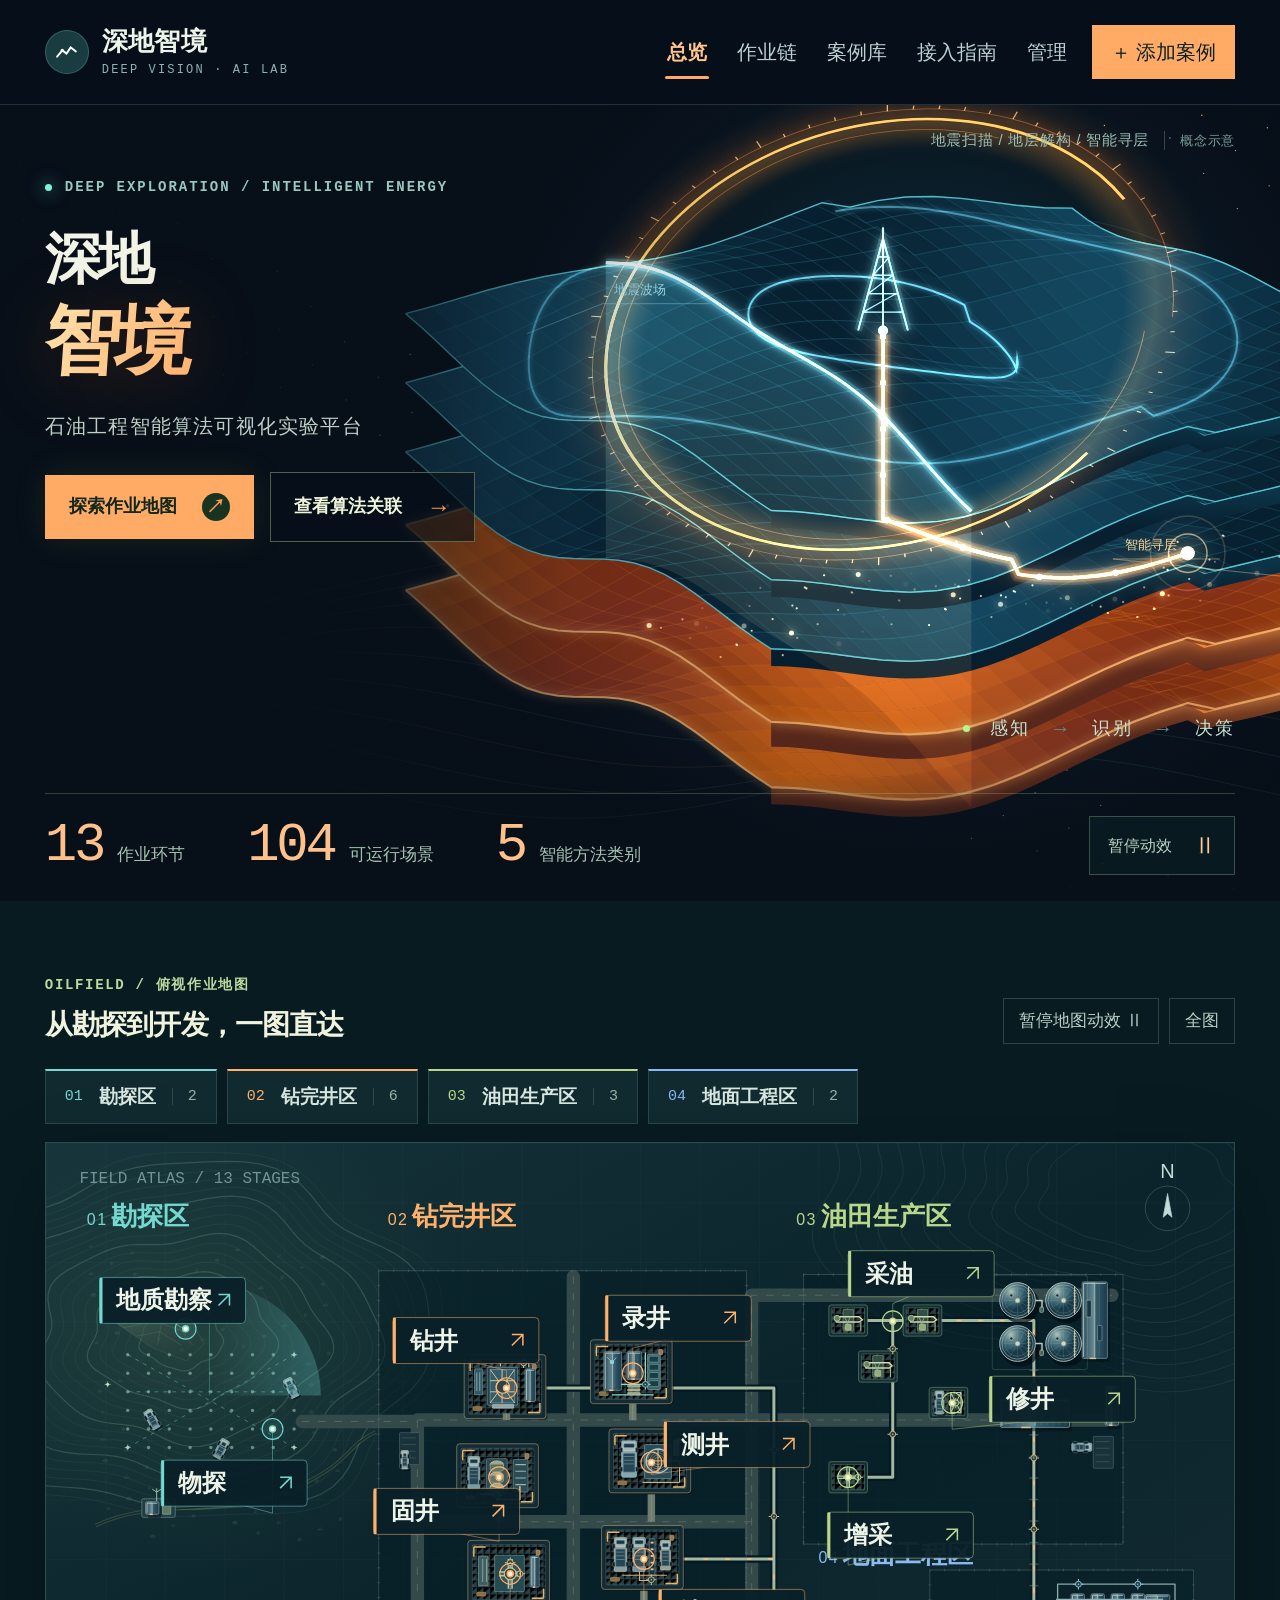
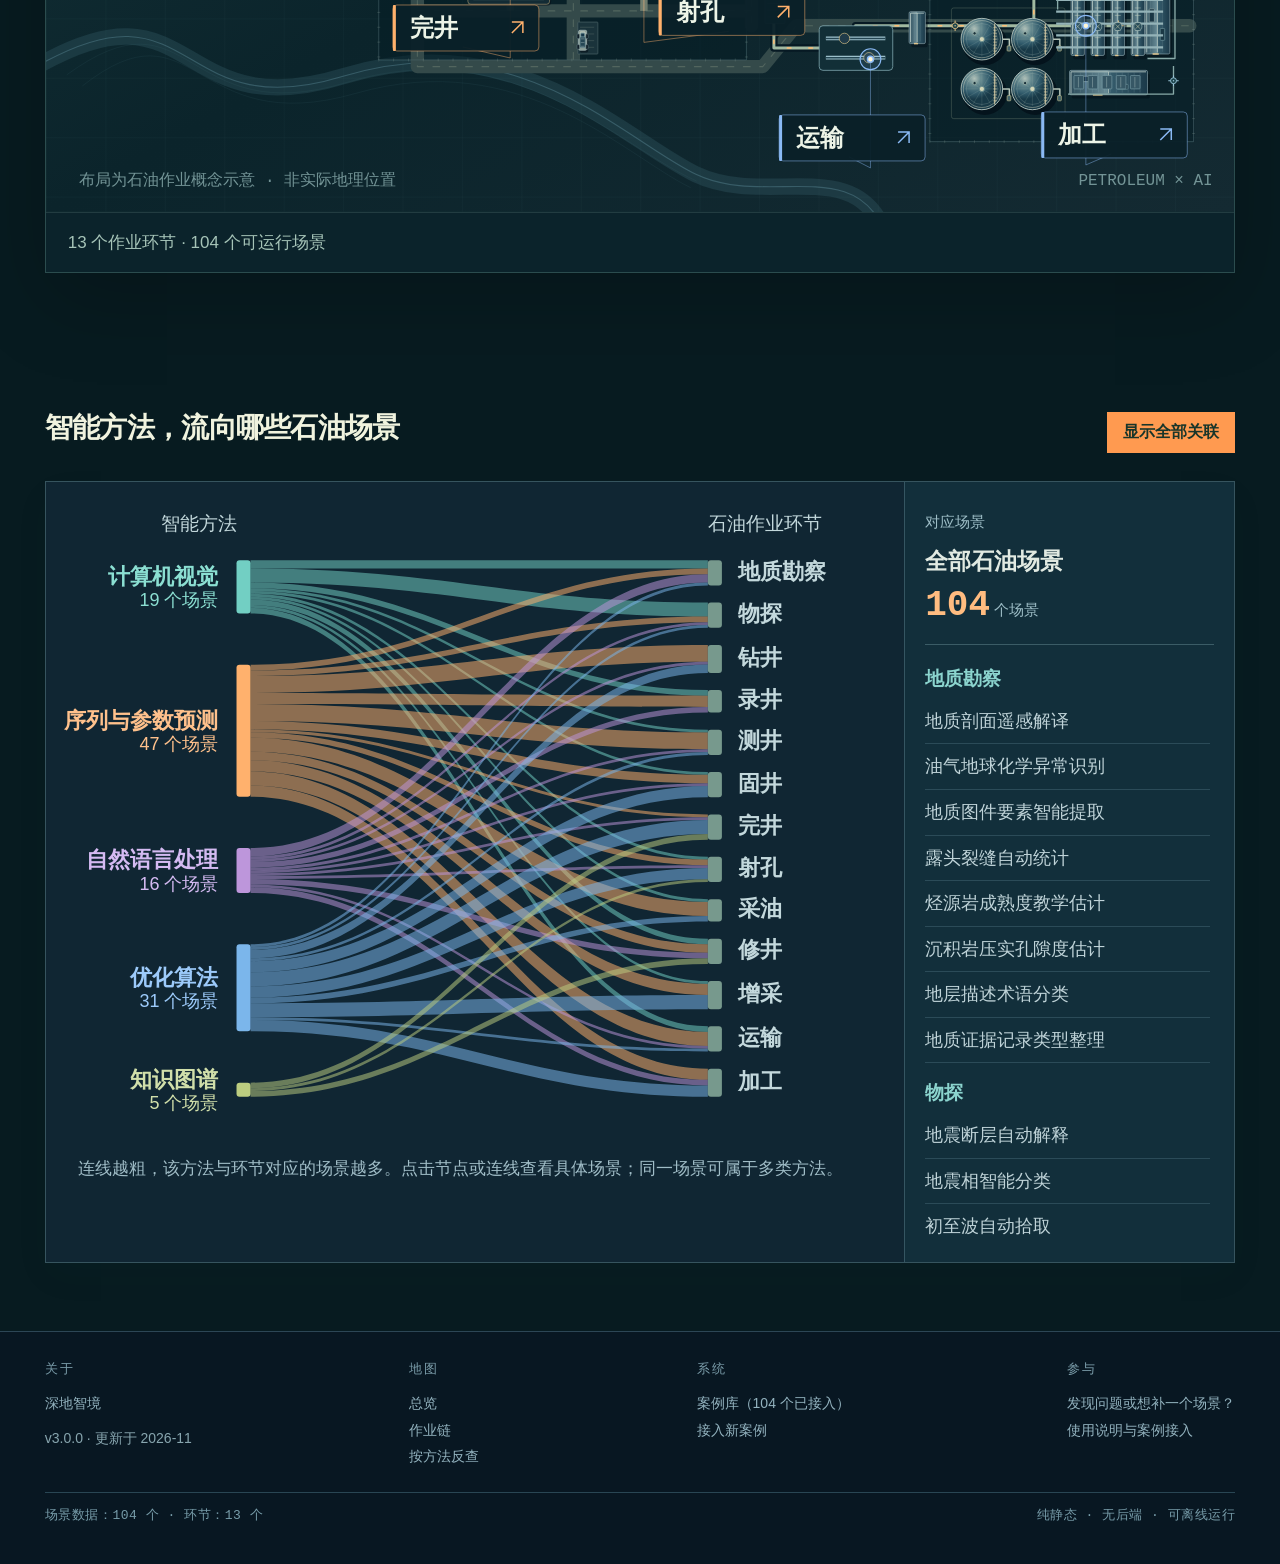
<file: index.html>
<!DOCTYPE html>
<html lang="zh-CN">
<head>
<meta charset="UTF-8">
<meta name="viewport" content="width=device-width, initial-scale=1">
<title>深地智境</title>
<meta name="description" content="按石油作业链条逐环节展示可被深度学习改造的候选场景，标注 AI 介入点、数据条件与难度等级；带可运行的案例示范。">

<link rel="stylesheet" href="assets/core/tokens.css?v=342cf33930a3">
<link rel="stylesheet" href="assets/core/layout.css?v=50ebb959e0c3">
<link rel="stylesheet" href="assets/core/ui.css?v=e6f9c9d52285">
<link rel="stylesheet" href="assets/core/atlas-modern.css?v=4b2fe0c41042"><link rel="stylesheet" href="assets/core/hero-showcase.css?v=bfd9383c7ddd"><link rel="stylesheet" href="assets/core/field-atlas.css?v=1c69965e62d0"><link rel="stylesheet" href="assets/core/typography.css?v=a3e44f5db6d7"><link rel="stylesheet" href="assets/core/site-theme.css?v=c8403ecc558a"><link rel="stylesheet" href="assets/core/visual-balance.css?v=055d3d6280e7"><link rel="stylesheet" href="assets/core/responsive-layout.css?v=aa645f9584f3"><script src="assets/core/responsive-layout.js?v=fba306788562"></script><link rel="stylesheet" href="assets/core/drilling-stage.css?v=667e18cecf78"><link rel="stylesheet" href="assets/core/case-layout.css?v=bae77442cafb"><link rel="stylesheet" href="assets/core/visual-story.css?v=abb09c62ab04"><link rel="stylesheet" href="assets/core/case-reading.css?v=5a3bd99c80a9"></head>
<body>

<div id="view">
  <main class="wrap" style="padding:120px 0">
    <div class="empty"><b>正在加载</b>如果这行字一直不消失，说明脚本没有正确执行，
    请检查浏览器控制台。</div>
  </main>
</div>

<noscript>
  <div class="wrap" style="padding:80px 0">
    <div class="empty"><b>需要启用 JavaScript</b>本站是纯前端渲染的，所有页面由本地脚本生成。</div>
  </div>
</noscript>

<!-- =========================================================
     脚本加载顺序（改这里之前先读 docs/如何添加新案例.md）
     1. data.js         场景元数据
     2. registry.js     案例注册表
     3. kit.js          渲染工具箱
     4. cases/*         案例插件 —— 新增案例加在这一段
     5. case-demo-host  示范宿主（整页 iframe / 模块 Shadow DOM）
     6. case-upload     案例包导入（读 localStorage，必须在 shell 前）
     7. shell.js        外壳，必须最后
     ========================================================= -->
<script src="assets/data.js?v=da919d1f98a9"></script>
<script src="assets/core/registry.js?v=8f05258ab177"></script>
<script src="assets/core/kit.js?v=617d84843cad"></script>

<script src="assets/cases/welllog-layer.case.js?v=aa77d965f07a"></script>
<script src="assets/cases/welllog-layer.demo.js?v=cda5c3883fe9"></script>
<!-- ↑ 新案例加在这里：<script src="assets/cases/你的案例.case.js"></script> -->

<!-- 上传的案例包（localStorage）在这里恢复注册，必须在 shell.js 之前 -->
<script src="assets/core/case-demo-host.js?v=b714731358d5"></script>
<script src="assets/core/reference-compat.js?v=687f23ee3d21"></script>
<script src="assets/core/case-upload.js?v=7e6591bdbd07"></script>

<script src="assets/core/admin.js?v=25abed505810"></script>

<script src="assets/cases/submission.case.js?v=23af36adedac"></script>
<script src="assets/core/shell.js?v=cf07dbf7e79e"></script>

<script src="assets/core/jszip.min.js?v=f12f367798e3"></script><script src="assets/core/zip-import.js?v=107d99b56306"></script><script src="assets/core/enhance.js?v=d10f1e54874f"></script><script src="assets/core/review.js?v=57af353145b8"></script><script src="assets/core/field-detail.js?v=57bccdac3e24"></script><script src="assets/core/field-map.js?v=561b16497f39"></script><script src="assets/core/method-map.js?v=8bbf42f8b84b"></script><script src="assets/core/hero-wavefield.js?v=b8c109173e11"></script><script src="assets/core/hero-showcase.js?v=47ed6ec9f074"></script><script src="assets/core/site-style.js?v=aeabc6222d94"></script><script src="assets/core/three-vendor.js?v=73708dd5fd15"></script><script src="assets/core/field-scene-catalog.js?v=a9eef6bc4c79"></script><script src="assets/core/field-panorama.js?v=92b64bff4423"></script><script src="assets/core/field-models.js?v=7644976f595b"></script><script src="assets/core/field-world.js?v=37306292ba66"></script><script src="assets/core/drilling-stage.js?v=5fe9d2c234d6"></script><script src="assets/core/reading-scale.js?v=5ea60c74acb3"></script></body>
</html>
</file>
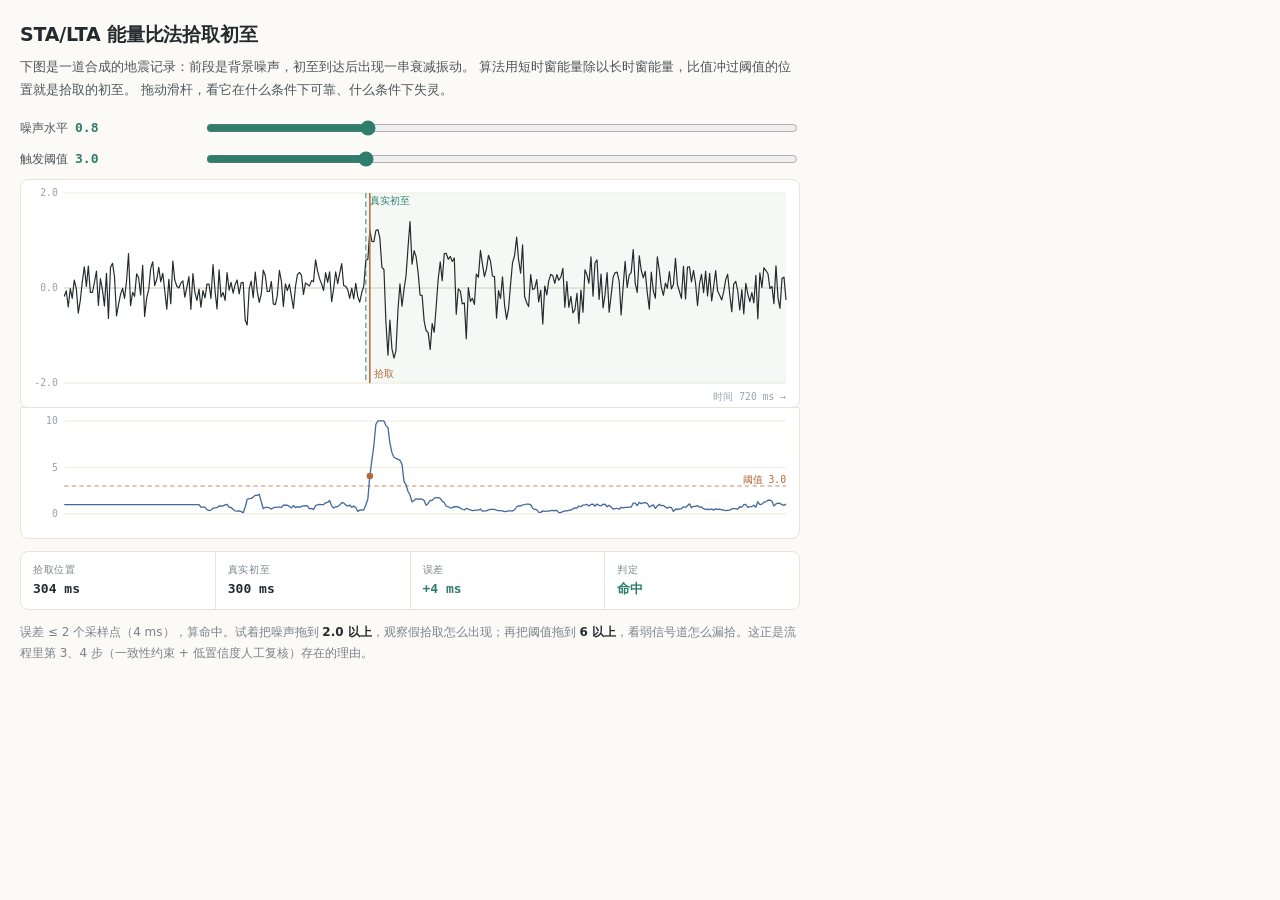
<file: firstbreak-pick-case/demo/index.html>
<!DOCTYPE html>
<html lang="zh-CN">
<head>
<meta charset="UTF-8">
<meta name="viewport" content="width=device-width, initial-scale=1">
<title>示范：STA/LTA 初至波自动拾取</title>
<link rel="stylesheet" href="demo.css">
</head>
<body>
<div class="panel">
  <h1>STA/LTA 能量比法拾取初至</h1>
  <p class="lead">下图是一道合成的地震记录：前段是背景噪声，初至到达后出现一串衰减振动。
  算法用短时窗能量除以长时窗能量，比值冲过阈值的位置就是拾取的初至。
  拖动滑杆，看它在什么条件下可靠、什么条件下失灵。</p>

  <div class="ctl">
    <label>噪声水平 <output id="out-noise">0.8</output></label>
    <input type="range" id="noise" min="0" max="3" step="0.1" value="0.8">
  </div>
  <div class="ctl">
    <label>触发阈值 <output id="out-th">3.0</output></label>
    <input type="range" id="th" min="1.2" max="8" step="0.1" value="3">
  </div>

  <svg id="trace" viewBox="0 0 720 210" role="img" aria-label="地震道与拾取结果"></svg>
  <svg id="ratio" viewBox="0 0 720 120" role="img" aria-label="STA/LTA 能量比曲线"></svg>

  <div class="readouts">
    <div class="ro"><span class="k">拾取位置</span><b id="ro-pick">—</b></div>
    <div class="ro"><span class="k">真实初至</span><b id="ro-true">—</b></div>
    <div class="ro"><span class="k">误差</span><b id="ro-err">—</b></div>
    <div class="ro"><span class="k">判定</span><b id="ro-verdict">—</b></div>
  </div>

  <p class="note" id="note"></p>
</div>
<script src="demo.js"></script>
</body>
</html>
</file>
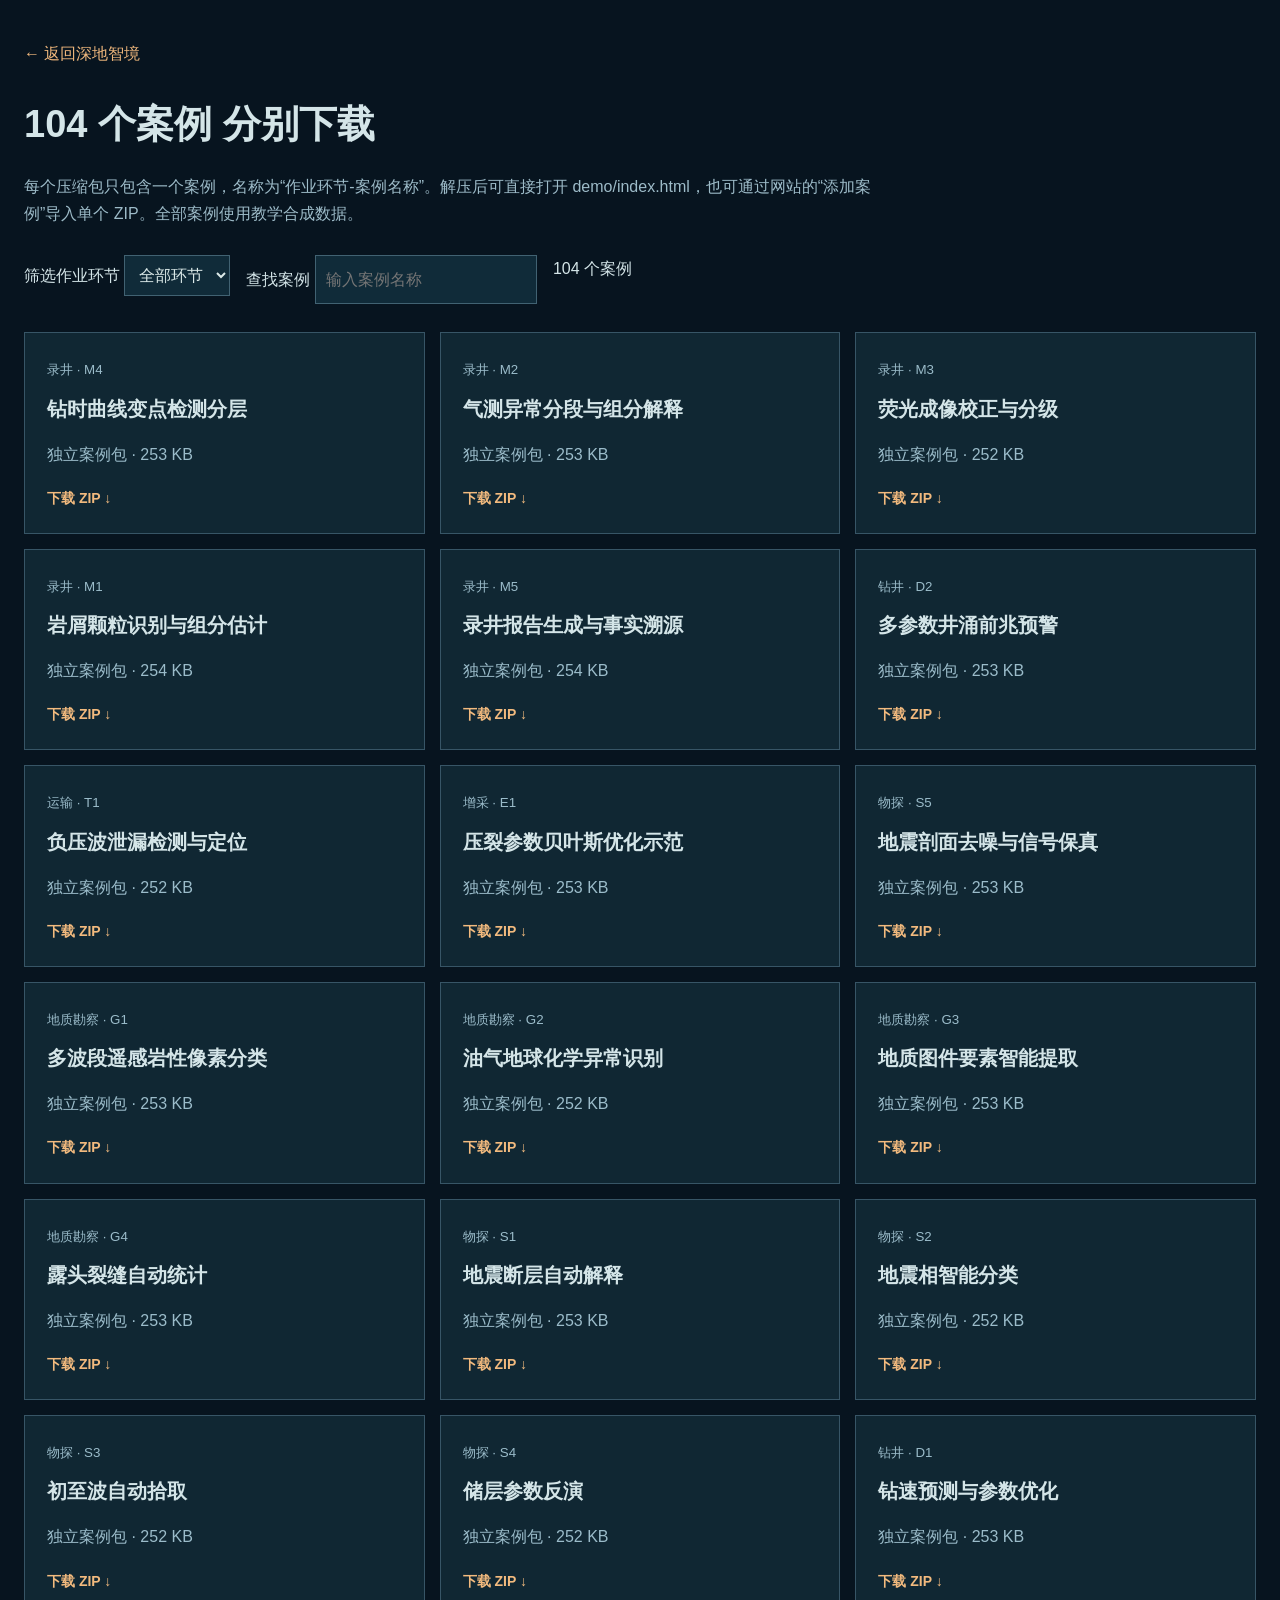
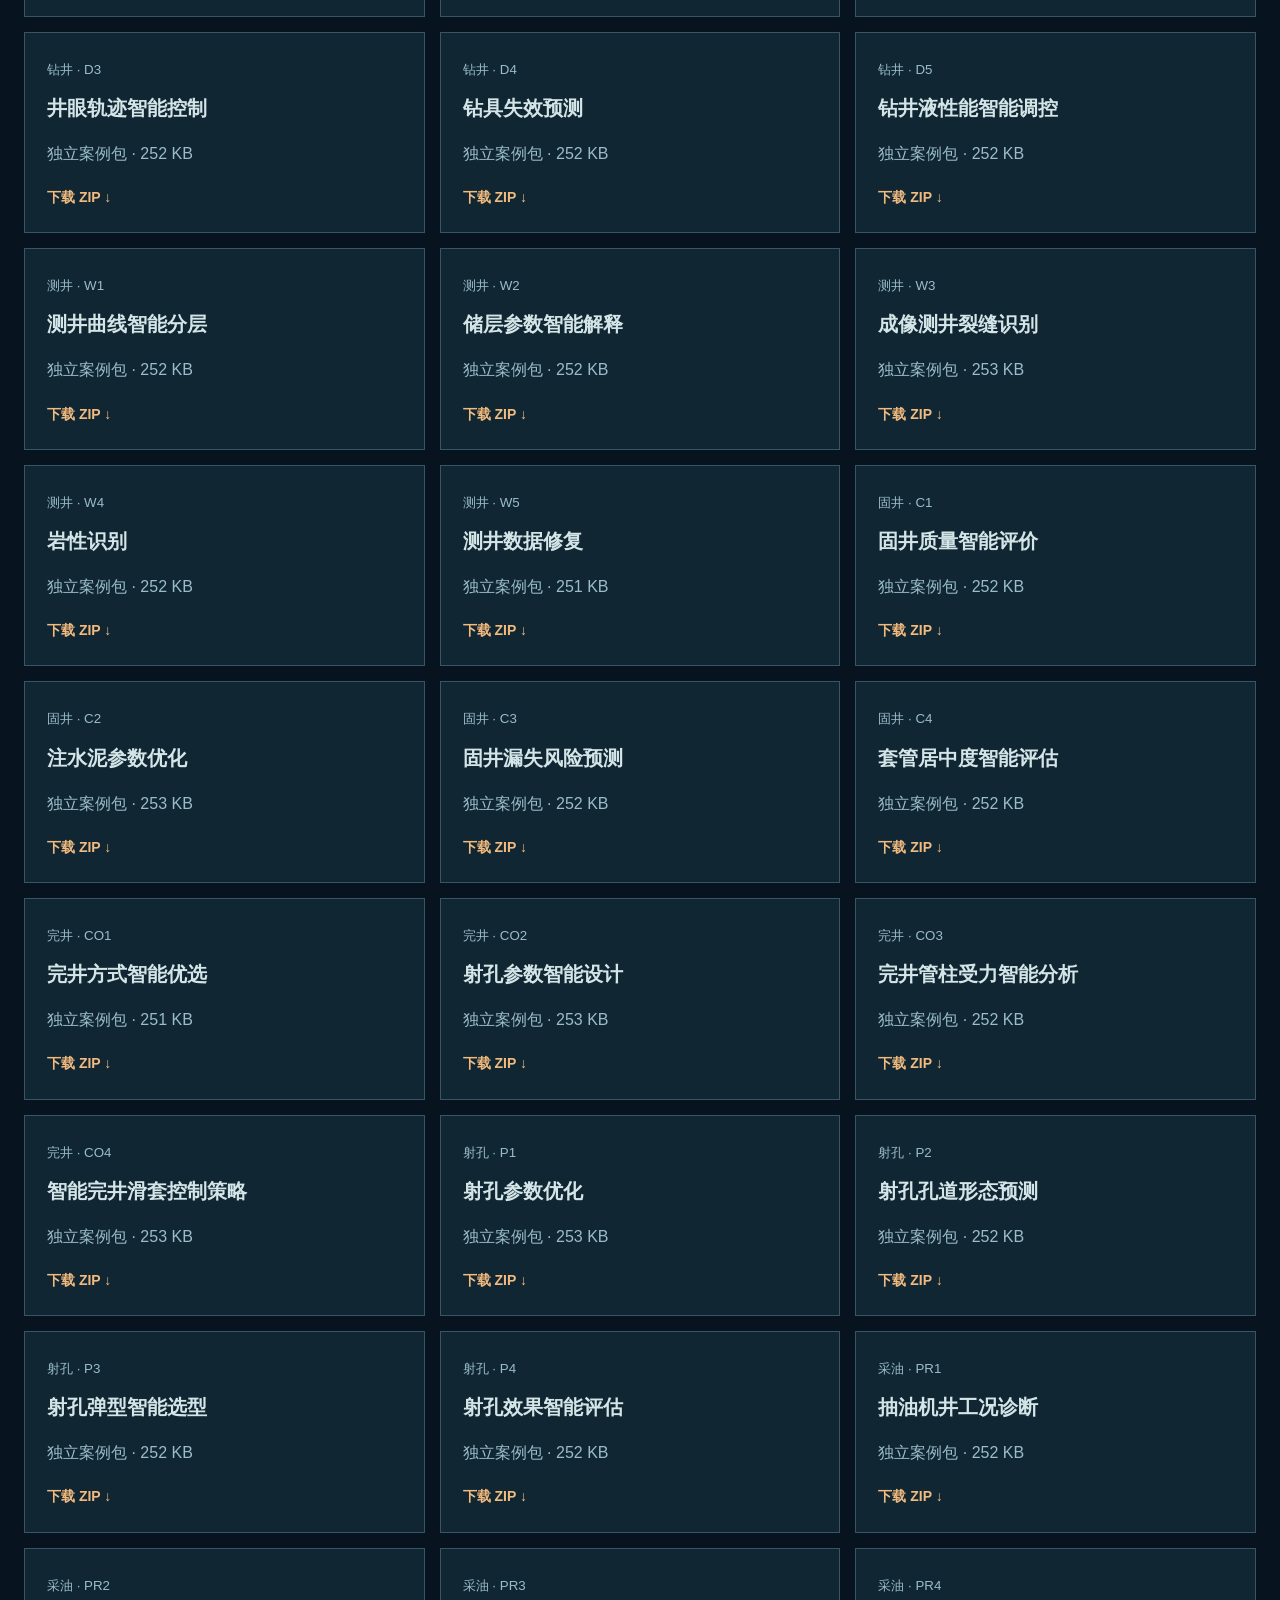
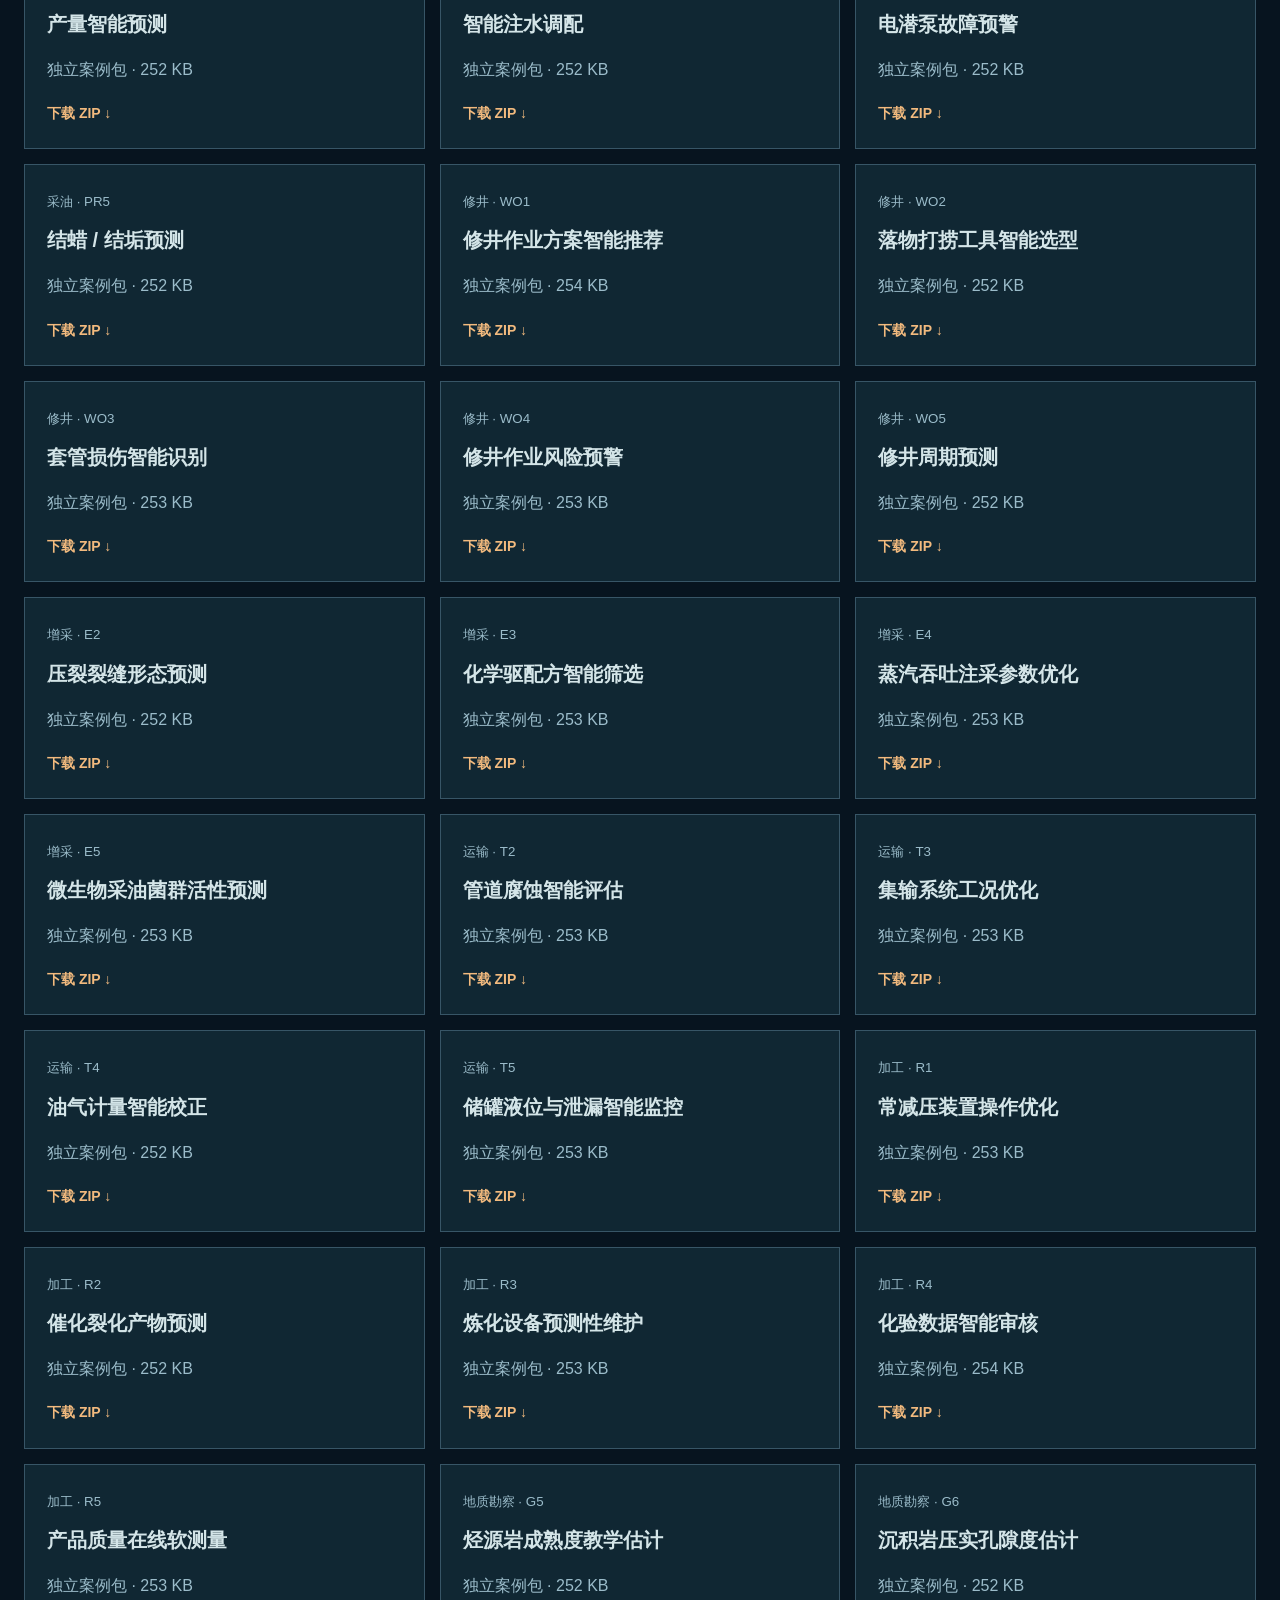
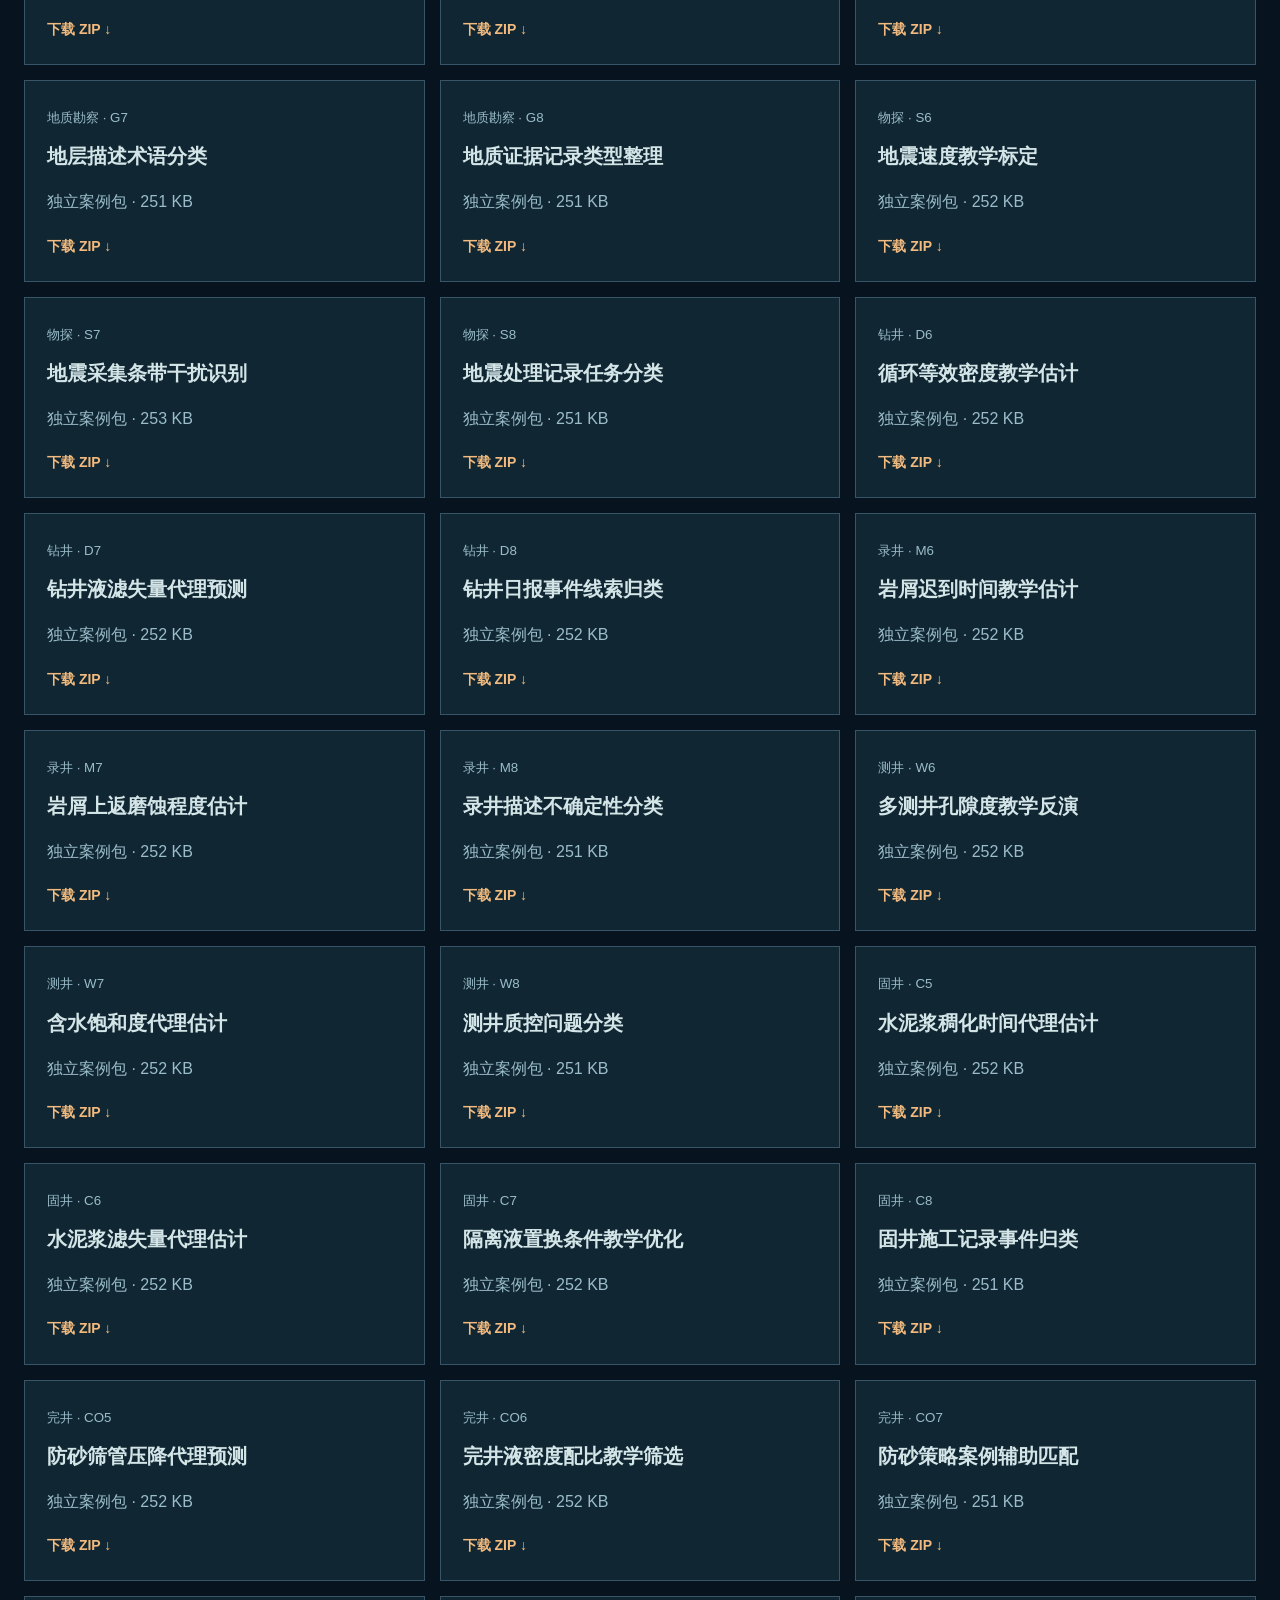
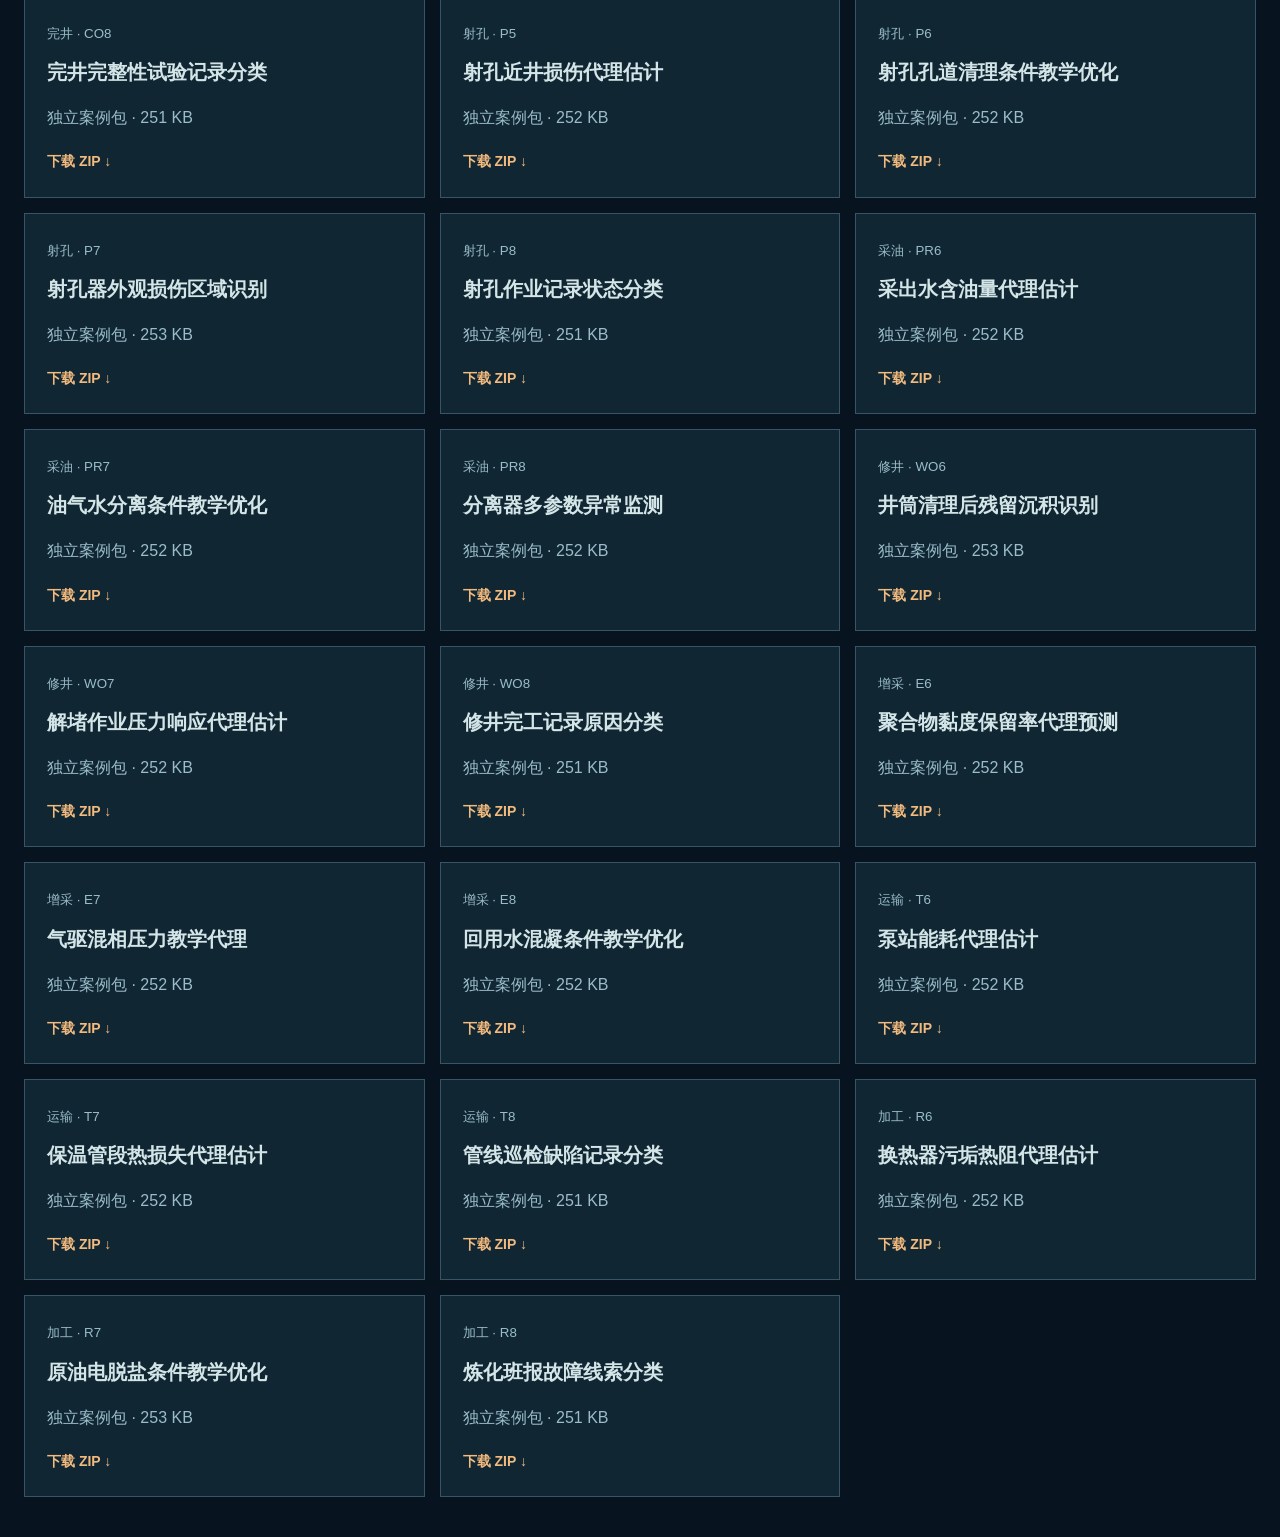
<file: cases.html>
<!doctype html><html lang="zh-CN"><meta charset="utf-8"><meta name="viewport" content="width=device-width,initial-scale=1"><title>深地智境 独立案例下载</title><style>*{box-sizing:border-box}body{margin:0;background:#07141f;color:#d4e5e8;font:16px/1.7 "Microsoft YaHei",sans-serif}main{max-width:1480px;margin:auto;padding:40px 24px}a{color:inherit}nav a{color:#efb77c;text-decoration:none}h1{font-size:38px;margin:25px 0 10px}header p{max-width:850px;color:#9dbbc8}.filters{display:flex;gap:16px;flex-wrap:wrap;margin:28px 0}input,select{font:inherit;color:#dbe9e8;background:#102b39;border:1px solid #416272;padding:10px;max-width:100%}.grid{display:grid;grid-template-columns:repeat(3,minmax(0,1fr));gap:15px}.case{display:block;text-decoration:none;border:1px solid #375566;background:#102733;padding:22px;min-width:0}.case:hover{border-color:#e8ae75;background:#173746}.case[hidden]{display:none}.case small,.case p{color:#9bbcca}.case h2{font-size:20px;margin:10px 0;line-height:1.6}.case b{font-size:14px;color:#f2ba7e}@media(max-width:900px){.grid{grid-template-columns:1fr 1fr}}@media(max-width:540px){.grid{grid-template-columns:1fr}h1{font-size:29px}}</style><main><nav><a href="index.html">← 返回深地智境</a></nav><header><h1>104 个案例 分别下载</h1><p>每个压缩包只包含一个案例，名称为“作业环节-案例名称”。解压后可直接打开 demo/index.html，也可通过网站的“添加案例”导入单个 ZIP。全部案例使用教学合成数据。</p></header><div class="filters"><label>筛选作业环节 <select id="stage"><option value="">全部环节</option><option>录井</option><option>钻井</option><option>运输</option><option>增采</option><option>物探</option><option>地质勘察</option><option>测井</option><option>固井</option><option>完井</option><option>射孔</option><option>采油</option><option>修井</option><option>加工</option></select></label><label>查找案例 <input id="search" type="search" placeholder="输入案例名称"></label><span id="count">104 个案例</span></div><div class="grid"><a class="case" data-stage="录井" href="cases/录井-钻时曲线变点检测分层.zip" download><small>录井 · M4</small><h2>钻时曲线变点检测分层</h2><p>独立案例包 · 253 KB</p><b>下载 ZIP ↓</b></a><a class="case" data-stage="录井" href="cases/录井-气测异常分段与组分解释.zip" download><small>录井 · M2</small><h2>气测异常分段与组分解释</h2><p>独立案例包 · 253 KB</p><b>下载 ZIP ↓</b></a><a class="case" data-stage="录井" href="cases/录井-荧光成像校正与分级.zip" download><small>录井 · M3</small><h2>荧光成像校正与分级</h2><p>独立案例包 · 252 KB</p><b>下载 ZIP ↓</b></a><a class="case" data-stage="录井" href="cases/录井-岩屑颗粒识别与组分估计.zip" download><small>录井 · M1</small><h2>岩屑颗粒识别与组分估计</h2><p>独立案例包 · 254 KB</p><b>下载 ZIP ↓</b></a><a class="case" data-stage="录井" href="cases/录井-录井报告生成与事实溯源.zip" download><small>录井 · M5</small><h2>录井报告生成与事实溯源</h2><p>独立案例包 · 254 KB</p><b>下载 ZIP ↓</b></a><a class="case" data-stage="钻井" href="cases/钻井-多参数井涌前兆预警.zip" download><small>钻井 · D2</small><h2>多参数井涌前兆预警</h2><p>独立案例包 · 253 KB</p><b>下载 ZIP ↓</b></a><a class="case" data-stage="运输" href="cases/运输-负压波泄漏检测与定位.zip" download><small>运输 · T1</small><h2>负压波泄漏检测与定位</h2><p>独立案例包 · 252 KB</p><b>下载 ZIP ↓</b></a><a class="case" data-stage="增采" href="cases/增采-压裂参数贝叶斯优化示范.zip" download><small>增采 · E1</small><h2>压裂参数贝叶斯优化示范</h2><p>独立案例包 · 253 KB</p><b>下载 ZIP ↓</b></a><a class="case" data-stage="物探" href="cases/物探-地震剖面去噪与信号保真.zip" download><small>物探 · S5</small><h2>地震剖面去噪与信号保真</h2><p>独立案例包 · 253 KB</p><b>下载 ZIP ↓</b></a><a class="case" data-stage="地质勘察" href="cases/地质勘察-多波段遥感岩性像素分类.zip" download><small>地质勘察 · G1</small><h2>多波段遥感岩性像素分类</h2><p>独立案例包 · 253 KB</p><b>下载 ZIP ↓</b></a><a class="case" data-stage="地质勘察" href="cases/地质勘察-油气地球化学异常识别.zip" download><small>地质勘察 · G2</small><h2>油气地球化学异常识别</h2><p>独立案例包 · 252 KB</p><b>下载 ZIP ↓</b></a><a class="case" data-stage="地质勘察" href="cases/地质勘察-地质图件要素智能提取.zip" download><small>地质勘察 · G3</small><h2>地质图件要素智能提取</h2><p>独立案例包 · 253 KB</p><b>下载 ZIP ↓</b></a><a class="case" data-stage="地质勘察" href="cases/地质勘察-露头裂缝自动统计.zip" download><small>地质勘察 · G4</small><h2>露头裂缝自动统计</h2><p>独立案例包 · 253 KB</p><b>下载 ZIP ↓</b></a><a class="case" data-stage="物探" href="cases/物探-地震断层自动解释.zip" download><small>物探 · S1</small><h2>地震断层自动解释</h2><p>独立案例包 · 253 KB</p><b>下载 ZIP ↓</b></a><a class="case" data-stage="物探" href="cases/物探-地震相智能分类.zip" download><small>物探 · S2</small><h2>地震相智能分类</h2><p>独立案例包 · 252 KB</p><b>下载 ZIP ↓</b></a><a class="case" data-stage="物探" href="cases/物探-初至波自动拾取.zip" download><small>物探 · S3</small><h2>初至波自动拾取</h2><p>独立案例包 · 252 KB</p><b>下载 ZIP ↓</b></a><a class="case" data-stage="物探" href="cases/物探-储层参数反演.zip" download><small>物探 · S4</small><h2>储层参数反演</h2><p>独立案例包 · 252 KB</p><b>下载 ZIP ↓</b></a><a class="case" data-stage="钻井" href="cases/钻井-钻速预测与参数优化.zip" download><small>钻井 · D1</small><h2>钻速预测与参数优化</h2><p>独立案例包 · 253 KB</p><b>下载 ZIP ↓</b></a><a class="case" data-stage="钻井" href="cases/钻井-井眼轨迹智能控制.zip" download><small>钻井 · D3</small><h2>井眼轨迹智能控制</h2><p>独立案例包 · 252 KB</p><b>下载 ZIP ↓</b></a><a class="case" data-stage="钻井" href="cases/钻井-钻具失效预测.zip" download><small>钻井 · D4</small><h2>钻具失效预测</h2><p>独立案例包 · 252 KB</p><b>下载 ZIP ↓</b></a><a class="case" data-stage="钻井" href="cases/钻井-钻井液性能智能调控.zip" download><small>钻井 · D5</small><h2>钻井液性能智能调控</h2><p>独立案例包 · 252 KB</p><b>下载 ZIP ↓</b></a><a class="case" data-stage="测井" href="cases/测井-测井曲线智能分层.zip" download><small>测井 · W1</small><h2>测井曲线智能分层</h2><p>独立案例包 · 252 KB</p><b>下载 ZIP ↓</b></a><a class="case" data-stage="测井" href="cases/测井-储层参数智能解释.zip" download><small>测井 · W2</small><h2>储层参数智能解释</h2><p>独立案例包 · 252 KB</p><b>下载 ZIP ↓</b></a><a class="case" data-stage="测井" href="cases/测井-成像测井裂缝识别.zip" download><small>测井 · W3</small><h2>成像测井裂缝识别</h2><p>独立案例包 · 253 KB</p><b>下载 ZIP ↓</b></a><a class="case" data-stage="测井" href="cases/测井-岩性识别.zip" download><small>测井 · W4</small><h2>岩性识别</h2><p>独立案例包 · 252 KB</p><b>下载 ZIP ↓</b></a><a class="case" data-stage="测井" href="cases/测井-测井数据修复.zip" download><small>测井 · W5</small><h2>测井数据修复</h2><p>独立案例包 · 251 KB</p><b>下载 ZIP ↓</b></a><a class="case" data-stage="固井" href="cases/固井-固井质量智能评价.zip" download><small>固井 · C1</small><h2>固井质量智能评价</h2><p>独立案例包 · 252 KB</p><b>下载 ZIP ↓</b></a><a class="case" data-stage="固井" href="cases/固井-注水泥参数优化.zip" download><small>固井 · C2</small><h2>注水泥参数优化</h2><p>独立案例包 · 253 KB</p><b>下载 ZIP ↓</b></a><a class="case" data-stage="固井" href="cases/固井-固井漏失风险预测.zip" download><small>固井 · C3</small><h2>固井漏失风险预测</h2><p>独立案例包 · 252 KB</p><b>下载 ZIP ↓</b></a><a class="case" data-stage="固井" href="cases/固井-套管居中度智能评估.zip" download><small>固井 · C4</small><h2>套管居中度智能评估</h2><p>独立案例包 · 252 KB</p><b>下载 ZIP ↓</b></a><a class="case" data-stage="完井" href="cases/完井-完井方式智能优选.zip" download><small>完井 · CO1</small><h2>完井方式智能优选</h2><p>独立案例包 · 251 KB</p><b>下载 ZIP ↓</b></a><a class="case" data-stage="完井" href="cases/完井-射孔参数智能设计.zip" download><small>完井 · CO2</small><h2>射孔参数智能设计</h2><p>独立案例包 · 253 KB</p><b>下载 ZIP ↓</b></a><a class="case" data-stage="完井" href="cases/完井-完井管柱受力智能分析.zip" download><small>完井 · CO3</small><h2>完井管柱受力智能分析</h2><p>独立案例包 · 252 KB</p><b>下载 ZIP ↓</b></a><a class="case" data-stage="完井" href="cases/完井-智能完井滑套控制策略.zip" download><small>完井 · CO4</small><h2>智能完井滑套控制策略</h2><p>独立案例包 · 253 KB</p><b>下载 ZIP ↓</b></a><a class="case" data-stage="射孔" href="cases/射孔-射孔参数优化.zip" download><small>射孔 · P1</small><h2>射孔参数优化</h2><p>独立案例包 · 253 KB</p><b>下载 ZIP ↓</b></a><a class="case" data-stage="射孔" href="cases/射孔-射孔孔道形态预测.zip" download><small>射孔 · P2</small><h2>射孔孔道形态预测</h2><p>独立案例包 · 252 KB</p><b>下载 ZIP ↓</b></a><a class="case" data-stage="射孔" href="cases/射孔-射孔弹型智能选型.zip" download><small>射孔 · P3</small><h2>射孔弹型智能选型</h2><p>独立案例包 · 252 KB</p><b>下载 ZIP ↓</b></a><a class="case" data-stage="射孔" href="cases/射孔-射孔效果智能评估.zip" download><small>射孔 · P4</small><h2>射孔效果智能评估</h2><p>独立案例包 · 252 KB</p><b>下载 ZIP ↓</b></a><a class="case" data-stage="采油" href="cases/采油-抽油机井工况诊断.zip" download><small>采油 · PR1</small><h2>抽油机井工况诊断</h2><p>独立案例包 · 252 KB</p><b>下载 ZIP ↓</b></a><a class="case" data-stage="采油" href="cases/采油-产量智能预测.zip" download><small>采油 · PR2</small><h2>产量智能预测</h2><p>独立案例包 · 252 KB</p><b>下载 ZIP ↓</b></a><a class="case" data-stage="采油" href="cases/采油-智能注水调配.zip" download><small>采油 · PR3</small><h2>智能注水调配</h2><p>独立案例包 · 252 KB</p><b>下载 ZIP ↓</b></a><a class="case" data-stage="采油" href="cases/采油-电潜泵故障预警.zip" download><small>采油 · PR4</small><h2>电潜泵故障预警</h2><p>独立案例包 · 252 KB</p><b>下载 ZIP ↓</b></a><a class="case" data-stage="采油" href="cases/采油-结蜡与结垢预测.zip" download><small>采油 · PR5</small><h2>结蜡 / 结垢预测</h2><p>独立案例包 · 252 KB</p><b>下载 ZIP ↓</b></a><a class="case" data-stage="修井" href="cases/修井-修井作业方案智能推荐.zip" download><small>修井 · WO1</small><h2>修井作业方案智能推荐</h2><p>独立案例包 · 254 KB</p><b>下载 ZIP ↓</b></a><a class="case" data-stage="修井" href="cases/修井-落物打捞工具智能选型.zip" download><small>修井 · WO2</small><h2>落物打捞工具智能选型</h2><p>独立案例包 · 252 KB</p><b>下载 ZIP ↓</b></a><a class="case" data-stage="修井" href="cases/修井-套管损伤智能识别.zip" download><small>修井 · WO3</small><h2>套管损伤智能识别</h2><p>独立案例包 · 253 KB</p><b>下载 ZIP ↓</b></a><a class="case" data-stage="修井" href="cases/修井-修井作业风险预警.zip" download><small>修井 · WO4</small><h2>修井作业风险预警</h2><p>独立案例包 · 253 KB</p><b>下载 ZIP ↓</b></a><a class="case" data-stage="修井" href="cases/修井-修井周期预测.zip" download><small>修井 · WO5</small><h2>修井周期预测</h2><p>独立案例包 · 252 KB</p><b>下载 ZIP ↓</b></a><a class="case" data-stage="增采" href="cases/增采-压裂裂缝形态预测.zip" download><small>增采 · E2</small><h2>压裂裂缝形态预测</h2><p>独立案例包 · 252 KB</p><b>下载 ZIP ↓</b></a><a class="case" data-stage="增采" href="cases/增采-化学驱配方智能筛选.zip" download><small>增采 · E3</small><h2>化学驱配方智能筛选</h2><p>独立案例包 · 253 KB</p><b>下载 ZIP ↓</b></a><a class="case" data-stage="增采" href="cases/增采-蒸汽吞吐注采参数优化.zip" download><small>增采 · E4</small><h2>蒸汽吞吐注采参数优化</h2><p>独立案例包 · 253 KB</p><b>下载 ZIP ↓</b></a><a class="case" data-stage="增采" href="cases/增采-微生物采油菌群活性预测.zip" download><small>增采 · E5</small><h2>微生物采油菌群活性预测</h2><p>独立案例包 · 253 KB</p><b>下载 ZIP ↓</b></a><a class="case" data-stage="运输" href="cases/运输-管道腐蚀智能评估.zip" download><small>运输 · T2</small><h2>管道腐蚀智能评估</h2><p>独立案例包 · 253 KB</p><b>下载 ZIP ↓</b></a><a class="case" data-stage="运输" href="cases/运输-集输系统工况优化.zip" download><small>运输 · T3</small><h2>集输系统工况优化</h2><p>独立案例包 · 253 KB</p><b>下载 ZIP ↓</b></a><a class="case" data-stage="运输" href="cases/运输-油气计量智能校正.zip" download><small>运输 · T4</small><h2>油气计量智能校正</h2><p>独立案例包 · 252 KB</p><b>下载 ZIP ↓</b></a><a class="case" data-stage="运输" href="cases/运输-储罐液位与泄漏智能监控.zip" download><small>运输 · T5</small><h2>储罐液位与泄漏智能监控</h2><p>独立案例包 · 253 KB</p><b>下载 ZIP ↓</b></a><a class="case" data-stage="加工" href="cases/加工-常减压装置操作优化.zip" download><small>加工 · R1</small><h2>常减压装置操作优化</h2><p>独立案例包 · 253 KB</p><b>下载 ZIP ↓</b></a><a class="case" data-stage="加工" href="cases/加工-催化裂化产物预测.zip" download><small>加工 · R2</small><h2>催化裂化产物预测</h2><p>独立案例包 · 252 KB</p><b>下载 ZIP ↓</b></a><a class="case" data-stage="加工" href="cases/加工-炼化设备预测性维护.zip" download><small>加工 · R3</small><h2>炼化设备预测性维护</h2><p>独立案例包 · 253 KB</p><b>下载 ZIP ↓</b></a><a class="case" data-stage="加工" href="cases/加工-化验数据智能审核.zip" download><small>加工 · R4</small><h2>化验数据智能审核</h2><p>独立案例包 · 254 KB</p><b>下载 ZIP ↓</b></a><a class="case" data-stage="加工" href="cases/加工-产品质量在线软测量.zip" download><small>加工 · R5</small><h2>产品质量在线软测量</h2><p>独立案例包 · 253 KB</p><b>下载 ZIP ↓</b></a><a class="case" data-stage="地质勘察" href="cases/地质勘察-烃源岩成熟度教学估计.zip" download><small>地质勘察 · G5</small><h2>烃源岩成熟度教学估计</h2><p>独立案例包 · 252 KB</p><b>下载 ZIP ↓</b></a><a class="case" data-stage="地质勘察" href="cases/地质勘察-沉积岩压实孔隙度估计.zip" download><small>地质勘察 · G6</small><h2>沉积岩压实孔隙度估计</h2><p>独立案例包 · 252 KB</p><b>下载 ZIP ↓</b></a><a class="case" data-stage="地质勘察" href="cases/地质勘察-地层描述术语分类.zip" download><small>地质勘察 · G7</small><h2>地层描述术语分类</h2><p>独立案例包 · 251 KB</p><b>下载 ZIP ↓</b></a><a class="case" data-stage="地质勘察" href="cases/地质勘察-地质证据记录类型整理.zip" download><small>地质勘察 · G8</small><h2>地质证据记录类型整理</h2><p>独立案例包 · 251 KB</p><b>下载 ZIP ↓</b></a><a class="case" data-stage="物探" href="cases/物探-地震速度教学标定.zip" download><small>物探 · S6</small><h2>地震速度教学标定</h2><p>独立案例包 · 252 KB</p><b>下载 ZIP ↓</b></a><a class="case" data-stage="物探" href="cases/物探-地震采集条带干扰识别.zip" download><small>物探 · S7</small><h2>地震采集条带干扰识别</h2><p>独立案例包 · 253 KB</p><b>下载 ZIP ↓</b></a><a class="case" data-stage="物探" href="cases/物探-地震处理记录任务分类.zip" download><small>物探 · S8</small><h2>地震处理记录任务分类</h2><p>独立案例包 · 251 KB</p><b>下载 ZIP ↓</b></a><a class="case" data-stage="钻井" href="cases/钻井-循环等效密度教学估计.zip" download><small>钻井 · D6</small><h2>循环等效密度教学估计</h2><p>独立案例包 · 252 KB</p><b>下载 ZIP ↓</b></a><a class="case" data-stage="钻井" href="cases/钻井-钻井液滤失量代理预测.zip" download><small>钻井 · D7</small><h2>钻井液滤失量代理预测</h2><p>独立案例包 · 252 KB</p><b>下载 ZIP ↓</b></a><a class="case" data-stage="钻井" href="cases/钻井-钻井日报事件线索归类.zip" download><small>钻井 · D8</small><h2>钻井日报事件线索归类</h2><p>独立案例包 · 252 KB</p><b>下载 ZIP ↓</b></a><a class="case" data-stage="录井" href="cases/录井-岩屑迟到时间教学估计.zip" download><small>录井 · M6</small><h2>岩屑迟到时间教学估计</h2><p>独立案例包 · 252 KB</p><b>下载 ZIP ↓</b></a><a class="case" data-stage="录井" href="cases/录井-岩屑上返磨蚀程度估计.zip" download><small>录井 · M7</small><h2>岩屑上返磨蚀程度估计</h2><p>独立案例包 · 252 KB</p><b>下载 ZIP ↓</b></a><a class="case" data-stage="录井" href="cases/录井-录井描述不确定性分类.zip" download><small>录井 · M8</small><h2>录井描述不确定性分类</h2><p>独立案例包 · 251 KB</p><b>下载 ZIP ↓</b></a><a class="case" data-stage="测井" href="cases/测井-多测井孔隙度教学反演.zip" download><small>测井 · W6</small><h2>多测井孔隙度教学反演</h2><p>独立案例包 · 252 KB</p><b>下载 ZIP ↓</b></a><a class="case" data-stage="测井" href="cases/测井-含水饱和度代理估计.zip" download><small>测井 · W7</small><h2>含水饱和度代理估计</h2><p>独立案例包 · 252 KB</p><b>下载 ZIP ↓</b></a><a class="case" data-stage="测井" href="cases/测井-测井质控问题分类.zip" download><small>测井 · W8</small><h2>测井质控问题分类</h2><p>独立案例包 · 251 KB</p><b>下载 ZIP ↓</b></a><a class="case" data-stage="固井" href="cases/固井-水泥浆稠化时间代理估计.zip" download><small>固井 · C5</small><h2>水泥浆稠化时间代理估计</h2><p>独立案例包 · 252 KB</p><b>下载 ZIP ↓</b></a><a class="case" data-stage="固井" href="cases/固井-水泥浆滤失量代理估计.zip" download><small>固井 · C6</small><h2>水泥浆滤失量代理估计</h2><p>独立案例包 · 252 KB</p><b>下载 ZIP ↓</b></a><a class="case" data-stage="固井" href="cases/固井-隔离液置换条件教学优化.zip" download><small>固井 · C7</small><h2>隔离液置换条件教学优化</h2><p>独立案例包 · 252 KB</p><b>下载 ZIP ↓</b></a><a class="case" data-stage="固井" href="cases/固井-固井施工记录事件归类.zip" download><small>固井 · C8</small><h2>固井施工记录事件归类</h2><p>独立案例包 · 251 KB</p><b>下载 ZIP ↓</b></a><a class="case" data-stage="完井" href="cases/完井-防砂筛管压降代理预测.zip" download><small>完井 · CO5</small><h2>防砂筛管压降代理预测</h2><p>独立案例包 · 252 KB</p><b>下载 ZIP ↓</b></a><a class="case" data-stage="完井" href="cases/完井-完井液密度配比教学筛选.zip" download><small>完井 · CO6</small><h2>完井液密度配比教学筛选</h2><p>独立案例包 · 252 KB</p><b>下载 ZIP ↓</b></a><a class="case" data-stage="完井" href="cases/完井-防砂策略案例辅助匹配.zip" download><small>完井 · CO7</small><h2>防砂策略案例辅助匹配</h2><p>独立案例包 · 251 KB</p><b>下载 ZIP ↓</b></a><a class="case" data-stage="完井" href="cases/完井-完井完整性试验记录分类.zip" download><small>完井 · CO8</small><h2>完井完整性试验记录分类</h2><p>独立案例包 · 251 KB</p><b>下载 ZIP ↓</b></a><a class="case" data-stage="射孔" href="cases/射孔-射孔近井损伤代理估计.zip" download><small>射孔 · P5</small><h2>射孔近井损伤代理估计</h2><p>独立案例包 · 252 KB</p><b>下载 ZIP ↓</b></a><a class="case" data-stage="射孔" href="cases/射孔-射孔孔道清理条件教学优化.zip" download><small>射孔 · P6</small><h2>射孔孔道清理条件教学优化</h2><p>独立案例包 · 252 KB</p><b>下载 ZIP ↓</b></a><a class="case" data-stage="射孔" href="cases/射孔-射孔器外观损伤区域识别.zip" download><small>射孔 · P7</small><h2>射孔器外观损伤区域识别</h2><p>独立案例包 · 253 KB</p><b>下载 ZIP ↓</b></a><a class="case" data-stage="射孔" href="cases/射孔-射孔作业记录状态分类.zip" download><small>射孔 · P8</small><h2>射孔作业记录状态分类</h2><p>独立案例包 · 251 KB</p><b>下载 ZIP ↓</b></a><a class="case" data-stage="采油" href="cases/采油-采出水含油量代理估计.zip" download><small>采油 · PR6</small><h2>采出水含油量代理估计</h2><p>独立案例包 · 252 KB</p><b>下载 ZIP ↓</b></a><a class="case" data-stage="采油" href="cases/采油-油气水分离条件教学优化.zip" download><small>采油 · PR7</small><h2>油气水分离条件教学优化</h2><p>独立案例包 · 252 KB</p><b>下载 ZIP ↓</b></a><a class="case" data-stage="采油" href="cases/采油-分离器多参数异常监测.zip" download><small>采油 · PR8</small><h2>分离器多参数异常监测</h2><p>独立案例包 · 252 KB</p><b>下载 ZIP ↓</b></a><a class="case" data-stage="修井" href="cases/修井-井筒清理后残留沉积识别.zip" download><small>修井 · WO6</small><h2>井筒清理后残留沉积识别</h2><p>独立案例包 · 253 KB</p><b>下载 ZIP ↓</b></a><a class="case" data-stage="修井" href="cases/修井-解堵作业压力响应代理估计.zip" download><small>修井 · WO7</small><h2>解堵作业压力响应代理估计</h2><p>独立案例包 · 252 KB</p><b>下载 ZIP ↓</b></a><a class="case" data-stage="修井" href="cases/修井-修井完工记录原因分类.zip" download><small>修井 · WO8</small><h2>修井完工记录原因分类</h2><p>独立案例包 · 251 KB</p><b>下载 ZIP ↓</b></a><a class="case" data-stage="增采" href="cases/增采-聚合物黏度保留率代理预测.zip" download><small>增采 · E6</small><h2>聚合物黏度保留率代理预测</h2><p>独立案例包 · 252 KB</p><b>下载 ZIP ↓</b></a><a class="case" data-stage="增采" href="cases/增采-气驱混相压力教学代理.zip" download><small>增采 · E7</small><h2>气驱混相压力教学代理</h2><p>独立案例包 · 252 KB</p><b>下载 ZIP ↓</b></a><a class="case" data-stage="增采" href="cases/增采-回用水混凝条件教学优化.zip" download><small>增采 · E8</small><h2>回用水混凝条件教学优化</h2><p>独立案例包 · 252 KB</p><b>下载 ZIP ↓</b></a><a class="case" data-stage="运输" href="cases/运输-泵站能耗代理估计.zip" download><small>运输 · T6</small><h2>泵站能耗代理估计</h2><p>独立案例包 · 252 KB</p><b>下载 ZIP ↓</b></a><a class="case" data-stage="运输" href="cases/运输-保温管段热损失代理估计.zip" download><small>运输 · T7</small><h2>保温管段热损失代理估计</h2><p>独立案例包 · 252 KB</p><b>下载 ZIP ↓</b></a><a class="case" data-stage="运输" href="cases/运输-管线巡检缺陷记录分类.zip" download><small>运输 · T8</small><h2>管线巡检缺陷记录分类</h2><p>独立案例包 · 251 KB</p><b>下载 ZIP ↓</b></a><a class="case" data-stage="加工" href="cases/加工-换热器污垢热阻代理估计.zip" download><small>加工 · R6</small><h2>换热器污垢热阻代理估计</h2><p>独立案例包 · 252 KB</p><b>下载 ZIP ↓</b></a><a class="case" data-stage="加工" href="cases/加工-原油电脱盐条件教学优化.zip" download><small>加工 · R7</small><h2>原油电脱盐条件教学优化</h2><p>独立案例包 · 253 KB</p><b>下载 ZIP ↓</b></a><a class="case" data-stage="加工" href="cases/加工-炼化班报故障线索分类.zip" download><small>加工 · R8</small><h2>炼化班报故障线索分类</h2><p>独立案例包 · 251 KB</p><b>下载 ZIP ↓</b></a></div></main><script>const cards=[...document.querySelectorAll('.case')],stage=document.querySelector('#stage'),search=document.querySelector('#search');function filter(){let n=0;cards.forEach(c=>{c.hidden=!!((stage.value&&c.dataset.stage!==stage.value)||(search.value&&!c.textContent.includes(search.value)));if(!c.hidden)n++;});document.querySelector('#count').textContent=n+' / 104 个案例';}stage.onchange=search.oninput=filter;</script></html>
</file>
<file: assets/core/tokens.css>
/* =========================================================
   设计令牌 Design Tokens
   风格：暖白纸面 + 低饱和彩色分区
   规则：所有颜色只在这里定义，案例与组件不得写死色值
   ========================================================= */

:root{
  /* ---------- 画布 ---------- */
  --paper:      #fbfaf6;   /* 主背景，暖白 */
  --paper-2:    #f5f2ea;   /* 次级底板 */
  --paper-3:    #efece1;   /* 三级底板 */
  --card:       #ffffff;   /* 卡片 */
  --card-soft:  #fdfcf9;   /* 卡片内嵌区 */

  /* ---------- 描边 ---------- */
  --line:       #e9e4d8;
  --line-2:     #ddd7c8;
  --line-3:     #c9c2b0;

  /* ---------- 墨色（文字） ---------- */
  --ink:        #242b2e;
  --ink-2:      #4d565b;
  --ink-3:      #79828a;
  --ink-4:      #9ba3a9;
  --ink-inv:    #fdfcf9;

  /* ---------- 主强调 ---------- */
  --jade:       #2f7d6b;
  --jade-d:     #235f51;
  --jade-l:     #e6f1ec;
  --clay:       #b26a39;
  --clay-d:     #8e5229;
  --clay-l:     #f8ecdf;

  /* ---------- 五类方法色（中饱和，白底可读） ---------- */
  --c-cv:       #2f7d6b;   /* 计算机视觉 */
  --c-ts:       #b26a39;   /* 时序预测 */
  --c-nlp:      #7e5a8d;   /* 自然语言处理 */
  --c-opt:      #41699b;   /* 优化算法 */
  --c-kg:       #767a2e;   /* 知识图谱 */

  --bg-cv:      #e6f1ec;
  --bg-ts:      #f8ecdf;
  --bg-nlp:     #efe9f4;
  --bg-opt:     #e7eef9;
  --bg-kg:      #f1f1dd;

  /* ---------- 语义色 ---------- */
  --ok:         #3f8560;
  --ok-bg:      #e7f3ea;
  --warn:       #a97a1c;
  --warn-bg:    #f9efd7;
  --bad:        #b05a51;
  --bad-bg:     #f9e9e5;

  /* ---------- 圆角与阴影 ---------- */
  --r-s: 5px;
  --r-m: 9px;
  --r-l: 14px;
  --r-xl: 20px;

  --sh-1: 0 1px 2px rgba(48,44,30,.045);
  --sh-2: 0 1px 2px rgba(48,44,30,.05), 0 6px 18px -10px rgba(48,44,30,.14);
  --sh-3: 0 2px 4px rgba(48,44,30,.05), 0 14px 34px -16px rgba(48,44,30,.20);

  /* ---------- 字体 ---------- */
  --mono: 'JetBrains Mono','SFMono-Regular','Cascadia Mono',Consolas,'Liberation Mono',monospace;
  --sans: 'Inter',-apple-system,BlinkMacSystemFont,'Segoe UI Variable','Segoe UI',
          'PingFang SC','Hiragino Sans GB','Microsoft YaHei UI','Microsoft YaHei',sans-serif;

  /* ---------- 布局 ---------- */
  --nav-h: 54px;
  --maxw: 1180px;
  --sp-1: 6px;  --sp-2: 10px;  --sp-3: 14px;
  --sp-4: 20px; --sp-5: 28px;  --sp-6: 40px;
}

/* =========================================================
   Reset
   ========================================================= */
*{box-sizing:border-box;margin:0;padding:0}
html{scroll-behavior:smooth;-webkit-text-size-adjust:100%}
body{
  font-family:var(--sans);
  font-size:14px;
  line-height:1.68;
  color:var(--ink);
  background:var(--paper);
  -webkit-font-smoothing:antialiased;
  -moz-osx-font-smoothing:grayscale;
  overflow-x:hidden;
}

/* 背景：四处低饱和色晕，制造“纸面有光”的感觉，不做暗色 */
body::before{
  content:'';
  position:fixed;inset:0;z-index:-2;
  background:
    radial-gradient(1000px 620px at 6% -12%,  #e5f1eb 0%, rgba(229,241,235,0) 62%),
    radial-gradient(880px 560px at 96% -6%,   #f9ecdf 0%, rgba(249,236,223,0) 60%),
    radial-gradient(900px 760px at 74% 102%,  #e8eef8 0%, rgba(232,238,248,0) 62%),
    radial-gradient(760px 620px at 18% 96%,   #f7ebee 0%, rgba(247,235,238,0) 60%),
    var(--paper);
}
/* 极淡网格，只在上半页可见 */
body::after{
  content:'';
  position:fixed;inset:0;z-index:-1;pointer-events:none;
  background-image:
    linear-gradient(to right, rgba(80,74,55,.055) 1px, transparent 1px),
    linear-gradient(to bottom, rgba(80,74,55,.055) 1px, transparent 1px);
  background-size:76px 76px;
  mask-image:radial-gradient(ellipse 70% 46% at 50% 0%, #000 0%, transparent 82%);
  -webkit-mask-image:radial-gradient(ellipse 70% 46% at 50% 0%, #000 0%, transparent 82%);
}

a{color:inherit;text-decoration:none}
button{font-family:inherit;font-size:inherit;color:inherit;background:none;border:none;cursor:pointer}
input,select,textarea{font-family:inherit;font-size:inherit}
img,svg{max-width:100%}
::selection{background:rgba(47,125,107,.20);color:var(--ink)}

::-webkit-scrollbar{width:11px;height:11px}
::-webkit-scrollbar-track{background:var(--paper-2)}
::-webkit-scrollbar-thumb{background:var(--line-2);border-radius:6px;border:3px solid var(--paper-2)}
::-webkit-scrollbar-thumb:hover{background:var(--line-3)}

:focus-visible{outline:2px solid var(--jade);outline-offset:2px;border-radius:3px}

/* =========================================================
   排版基元
   ========================================================= */
h1,h2,h3,h4,h5{font-weight:650;letter-spacing:-.005em;line-height:1.3;color:var(--ink)}
p{color:var(--ink-2)}
b,strong{font-weight:650;color:var(--ink)}

.wrap{width:min(var(--maxw),calc(100% - 48px));margin:0 auto}
.mono{font-family:var(--mono);font-variant-numeric:tabular-nums}

.kicker{
  font-family:var(--mono);font-size:10px;letter-spacing:.2em;text-transform:uppercase;
  color:var(--jade-d);display:inline-flex;align-items:center;gap:9px;
}
.kicker::before{content:'';width:20px;height:1.5px;background:currentColor;opacity:.55;border-radius:2px}
.kicker.plain::before{display:none}
.kicker.clay{color:var(--clay-d)}

.eyebrow{
  font-family:var(--mono);font-size:10px;letter-spacing:.18em;text-transform:uppercase;color:var(--ink-4);
}

.lede{font-size:13.5px;line-height:1.8;color:var(--ink-2)}

/* 工具类 */
.muted{color:var(--ink-3)}
.small{font-size:12px}
.nowrap{white-space:nowrap}
.hr{height:1px;background:var(--line);border:0;margin:0}
.stack{display:flex;flex-direction:column}
.row{display:flex;align-items:center}

/* 动效：轻微上浮，不做夸张动画 */
@keyframes rise{from{opacity:0;transform:translateY(8px)}to{opacity:1;transform:none}}
.rise{animation:rise .42s cubic-bezier(.2,.7,.3,1) both}
.d1{animation-delay:.03s}.d2{animation-delay:.06s}.d3{animation-delay:.09s}.d4{animation-delay:.12s}.d5{animation-delay:.15s}

@media (prefers-reduced-motion:reduce){
  *{animation:none!important;transition:none!important;scroll-behavior:auto!important}
}
</file>
<file: assets/core/layout.css>
/* =========================================================
   布局层：导航 / 页头 / 章节 / 链条 / 页脚
   ========================================================= */

/* ---------------- 顶部导航 ---------------- */
.hdr{
  position:sticky;top:0;z-index:60;
  background:rgba(251,250,246,.82);
  backdrop-filter:blur(16px) saturate(150%);
  -webkit-backdrop-filter:blur(16px) saturate(150%);
  border-bottom:1px solid var(--line);
}
.hdr-in{
  width:min(var(--maxw),calc(100% - 44px));margin:0 auto;
  height:var(--nav-h);display:flex;align-items:center;gap:24px;
}
.brand{display:flex;align-items:center;gap:11px;flex-shrink:0}
.brand-mark{
  width:28px;height:28px;border-radius:8px;
  background:linear-gradient(148deg,var(--jade) 0%, #3f9a83 55%, var(--clay) 140%);
  display:grid;place-items:center;flex-shrink:0;
  box-shadow:0 1px 2px rgba(47,125,107,.28), 0 6px 14px -8px rgba(47,125,107,.5);
}
.brand-mark svg{display:block}
.brand-txt{display:flex;flex-direction:column;line-height:1.15}
.brand-txt b{font-size:14px;font-weight:650;letter-spacing:.01em;color:var(--ink)}
.brand-txt span{
  font-family:var(--mono);font-size:8.5px;letter-spacing:.17em;color:var(--ink-4);
  text-transform:uppercase;margin-top:3px;
}

.nav{display:flex;align-items:center;gap:1px;margin-left:auto}
.nav a{
  position:relative;padding:7px 11px;border-radius:6px;font-size:13px;color:var(--ink-2);
  transition:color .16s,background .16s;white-space:nowrap;
}
.nav a:hover{color:var(--ink);background:rgba(47,125,107,.07)}
.nav a.on{color:var(--jade-d);font-weight:600}
.nav a.on::after{
  content:'';position:absolute;left:11px;right:11px;bottom:-2px;height:2px;
  background:var(--jade);border-radius:2px;
}
.nav .nav-sep{width:1px;height:16px;background:var(--line-2);margin:0 8px}

/* ---------------- 章节 ---------------- */
.section{padding:38px 0}
.section.tight{padding:26px 0}
.section + .section{border-top:0}
/* 章节头：标高尺 + 编号徽标 + 全宽标题，像技术文档的章节分隔 */
.sec-head{border-top:1px solid var(--line-2);padding-top:9px;margin-bottom:16px}
.sec-rail{display:flex;align-items:center;gap:11px;margin-bottom:8px;min-height:20px}
.sec-num{
  font-family:var(--mono);font-size:10px;letter-spacing:.08em;color:var(--jade-d);
  padding:1px 6px;border:1px solid rgba(47,125,107,.26);border-radius:4px;
  background:var(--jade-l);line-height:1.5;
}
.sec-rail .kicker::before{display:none}
.sec-rail .kicker{font-size:9px;letter-spacing:.16em}
.sec-rail .r{margin-left:auto;display:flex;align-items:center;gap:8px}
.sec-head h2{font-size:clamp(17px,1.75vw,20px);letter-spacing:-.012em}
.sec-head p{color:var(--ink-3);font-size:12.5px;max-width:82ch;margin-top:3px;line-height:1.62}

/* ---------------- HERO ---------------- */
.hero{padding:34px 0 0;position:relative}
.hero-grid{
  display:grid;grid-template-columns:minmax(0,1fr) 372px;
  gap:52px;align-items:start;padding-bottom:6px;
}
.hero-main{min-width:0}
.hero-top{display:flex;align-items:center;gap:8px;margin-bottom:16px;flex-wrap:wrap}
.hero-badge{
  font-family:var(--mono);font-size:9px;letter-spacing:.13em;color:var(--jade-d);
  background:var(--jade-l);border:1px solid rgba(47,125,107,.22);
  padding:3px 9px;border-radius:100px;
}
.hero-badge.alt{background:var(--paper-2);border-color:var(--line-2);color:var(--ink-3)}

.hero h1{
  font-size:clamp(28px,3.3vw,42px);
  line-height:1.14;font-weight:680;letter-spacing:-.024em;
  max-width:20ch;
}
.hero h1 em{
  font-style:normal;position:relative;white-space:nowrap;
  color:var(--jade-d);
}
.hero h1 em::after{
  content:'';position:absolute;left:-2px;right:-2px;bottom:.08em;height:.2em;
  background:linear-gradient(90deg, rgba(47,125,107,.16), rgba(178,106,57,.16));
  border-radius:3px;z-index:-1;
}
.hero-lead{
  margin-top:16px;max-width:60ch;font-size:13.5px;
  color:var(--ink-2);line-height:1.8;
}
.hero-note{
  margin-top:16px;display:flex;gap:11px;align-items:flex-start;
  padding:10px 14px;border-left:2.5px solid var(--clay);
  background:linear-gradient(90deg, rgba(178,106,57,.07), rgba(178,106,57,0) 72%);
  border-radius:0 7px 7px 0;max-width:none;
}
.hero-note b{color:var(--ink);font-weight:650}
.hero-note p{font-size:12px;color:var(--ink-3);line-height:1.65}
.hero-acts{display:flex;gap:8px;margin-top:18px;flex-wrap:wrap}

/* 速览面板 */
.spec{
  border:1px solid var(--line-2);border-radius:11px;background:var(--card);
  box-shadow:var(--sh-2);overflow:hidden;position:relative;
}
.spec::before{
  content:'';position:absolute;left:0;top:0;right:0;height:3px;
  background:linear-gradient(90deg,var(--jade) 0%, #4f9a86 52%, var(--clay) 100%);
}
.spec-h{
  display:flex;align-items:center;justify-content:space-between;gap:10px;
  padding:10px 15px;border-bottom:1px solid var(--line);background:var(--card-soft);
  font-size:8.5px;letter-spacing:.13em;color:var(--ink-4);margin-top:3px;
}
.spec-body{padding:0 15px}
.spec-row{
  display:flex;align-items:baseline;justify-content:space-between;gap:12px;
  padding:8px 0;border-bottom:1px solid var(--line);
}
.spec-body:last-of-type .spec-row:last-child{border-bottom:0}
.spec-row .k{font-size:11.5px;color:var(--ink-3)}
.spec-row .v{font-family:var(--mono);font-size:16px;color:var(--ink);line-height:1;white-space:nowrap}
.spec-row .v small{font-size:9px;color:var(--ink-4);margin:0 5px 0 2px;font-family:var(--sans);letter-spacing:0}
.spec-row .v small:last-child{margin-right:0}
.spec-bar{display:flex;height:4px;margin:0 15px 6px;border-radius:2px;overflow:hidden;background:var(--line)}
.spec-bar i{display:block;height:100%}
.spec-sub{padding:9px 15px 0;border-top:1px solid var(--line);font-size:8.5px;letter-spacing:.13em;color:var(--ink-4)}
.comp{padding:7px 15px 0}
.comp-bar{display:flex;height:7px;border-radius:3px;overflow:hidden;gap:2px}
.comp-bar i{display:block;height:100%}
.comp-legend{display:grid;grid-template-columns:1fr 1fr;gap:0 12px;margin-top:7px}
.comp-legend a{
  display:flex;align-items:center;gap:5px;padding:3px 0;
  font-family:var(--mono);font-size:9px;color:var(--ink-3);letter-spacing:.04em;
  border-bottom:1px solid var(--line);transition:color .15s;
}
.comp-legend a:hover{color:var(--jade-d)}
.comp-legend i{width:6px;height:6px;border-radius:1px;display:block;flex-shrink:0}
.comp-legend b{margin-left:auto;color:var(--ink);font-weight:500}
.spec-f{
  display:flex;justify-content:space-between;gap:10px;margin-top:11px;
  padding:8px 15px;border-top:1px solid var(--line);background:var(--card-soft);
  font-family:var(--mono);font-size:8.5px;letter-spacing:.05em;color:var(--ink-4);
}

/* ---------------- 链条 ---------------- */
.chain-wrap{position:relative}
.chain-scroll{overflow-x:auto;padding:0 0 8px;margin:0 -6px}
.chain-scroll::-webkit-scrollbar{height:6px}
.chain{
  display:grid;grid-template-columns:repeat(13,minmax(80px,1fr));
  gap:4px;position:relative;padding-top:22px;min-width:1020px;
}
.chain::before{
  content:'';position:absolute;left:6px;right:6px;top:8px;height:1px;
  background:linear-gradient(90deg,rgba(47,125,107,.10),var(--line-3) 6%,var(--line-2) 94%,rgba(178,106,57,.16));
}
.step{
  position:relative;display:block;padding:11px 9px 10px;border-radius:8px;
  border:1px solid transparent;transition:background .18s,border-color .18s,box-shadow .18s,transform .18s;
}
.step::before{
  content:'';position:absolute;top:-17px;left:17px;width:6px;height:6px;border-radius:50%;
  background:var(--card);border:1.5px solid var(--line-3);transition:all .18s;
}
.step:hover{background:var(--card);border-color:var(--line);box-shadow:var(--sh-2);transform:translateY(-2px)}
.step:hover::before{background:var(--jade);border-color:var(--jade);box-shadow:0 0 0 4px rgba(47,125,107,.13)}
.step-idx{font-family:var(--mono);font-size:8.5px;color:var(--ink-4);letter-spacing:.1em}
.step-name{font-size:12px;margin-top:3px;letter-spacing:.01em;line-height:1.3;font-weight:600;color:var(--ink)}
.step-n{font-family:var(--mono);font-size:15px;color:var(--ink-2);margin-top:6px;line-height:1}
.step-n span{font-size:8.5px;color:var(--ink-4);margin-left:3px;font-family:var(--sans)}
.step-bar{display:flex;gap:2px;margin-top:6px;height:3px}
.step-bar i{flex:1;border-radius:2px;background:var(--c,var(--line-2));opacity:.9;min-width:2px}
.step-bar i.empty{background:var(--line-2);opacity:1}

.chain-hint{
  display:flex;align-items:center;gap:8px;margin-top:9px;
  font-family:var(--mono);font-size:9px;letter-spacing:.08em;color:var(--ink-4);
}

/* ---------------- 页脚 ---------------- */
.ftr{border-top:1px solid var(--line-2);padding:30px 0 36px;margin-top:0;background:rgba(245,242,234,.55)}
.ftr-in{display:flex;justify-content:space-between;gap:40px;flex-wrap:wrap}
.ftr-col h5{
  font-family:var(--mono);font-size:9px;letter-spacing:.16em;text-transform:uppercase;
  color:var(--ink-4);margin-bottom:11px;font-weight:400;
}
.ftr-col p,.ftr-col a{font-size:11.5px;color:var(--ink-3);display:block;line-height:1.9}
.ftr-col a:hover{color:var(--jade-d)}
.ftr-bot{
  margin-top:22px;padding-top:12px;border-top:1px solid var(--line);
  display:flex;justify-content:space-between;gap:20px;flex-wrap:wrap;
  font-family:var(--mono);font-size:9px;letter-spacing:.04em;color:var(--ink-4);
}

/* ---------------- 面包屑 ---------------- */
.crumb{display:flex;align-items:center;gap:7px;font-size:11px;color:var(--ink-4);padding:14px 0 0;flex-wrap:wrap}
.crumb a{color:var(--ink-3);transition:color .16s}
.crumb a:hover{color:var(--jade-d)}
.crumb .sep{color:var(--line-3)}
.crumb .cur{color:var(--ink-2)}

/* ---------------- 页头 ---------------- */
.page-head{padding:14px 0 18px}
.ph-top{display:flex;align-items:flex-start;justify-content:space-between;gap:26px;flex-wrap:wrap}
.ph-idx{font-family:var(--mono);font-size:9.5px;letter-spacing:.15em;color:var(--ink-4);margin-bottom:7px}
.ph-idx b{color:var(--jade);font-weight:500}
.page-head h1{font-size:clamp(22px,2.6vw,30px);letter-spacing:-.016em;line-height:1.2}
.page-head h1 .en{
  display:block;font-family:var(--mono);font-size:9.5px;letter-spacing:.16em;
  color:var(--ink-4);text-transform:uppercase;margin-top:7px;font-weight:400;
}
.page-head .blurb{margin-top:10px;max-width:70ch;color:var(--ink-2);font-size:12.8px;line-height:1.75}
.ph-stat{display:flex;gap:22px;flex-shrink:0;padding-top:6px}
.ph-stat div{text-align:right}
.ph-stat .n{font-family:var(--mono);font-size:20px;line-height:1;color:var(--ink)}
.ph-stat .l{font-size:10px;color:var(--ink-4);margin-top:5px;letter-spacing:.05em}

/* ---------------- 响应式 ---------------- */
@media (max-width:1080px){
  .hero-grid{grid-template-columns:minmax(0,1fr);gap:26px}
  .hero h1{max-width:none}
  .spec{max-width:520px}
}
@media (max-width:760px){
  .wrap,.hdr-in{width:calc(100% - 32px)}
  .section{padding:30px 0}
  .hero{padding:24px 0 0}
  .hero h1{max-width:none}
  .nav a:not(.nav-keep){display:none}
  .nav .nav-sep{display:none}
  .sec-head{flex-direction:column;align-items:flex-start;gap:8px}
  .ftr-in{gap:26px}
}
</file>
<file: assets/core/ui.css>
/* =========================================================
   组件层：标签 / 卡片 / 表格 / 四段式 / 流程 / 示范 / 控制台
   ========================================================= */

/* ---------------- 标签 ---------------- */
.tag{
  display:inline-flex;align-items:center;gap:6px;
  font-family:var(--mono);font-size:10.5px;letter-spacing:.05em;
  padding:3px 8px;border-radius:5px;border:1px solid var(--line-2);
  color:var(--ink-3);background:var(--card-soft);white-space:nowrap;
}
.tag .dot{width:5px;height:5px;border-radius:50%;background:currentColor;flex-shrink:0}

.mtag{
  display:inline-flex;align-items:center;gap:5px;
  font-family:var(--mono);font-size:10.5px;letter-spacing:.04em;
  padding:2px 7px;border-radius:5px;
  color:var(--mc,var(--ink-3));
  border:1px solid color-mix(in srgb, var(--mc,var(--line-3)) 26%, transparent);
  background:color-mix(in srgb, var(--mc,var(--line-3)) 8%, var(--card));
  white-space:nowrap;
}
.mtag b{font-weight:600}
.mtag[data-m="cv"]{--mc:var(--c-cv)}
.mtag[data-m="ts"]{--mc:var(--c-ts)}
.mtag[data-m="nlp"]{--mc:var(--c-nlp)}
.mtag[data-m="opt"]{--mc:var(--c-opt)}
.mtag[data-m="kg"]{--mc:var(--c-kg)}

.dtag{
  display:inline-flex;align-items:center;gap:5px;
  font-family:var(--mono);font-size:10.5px;letter-spacing:.04em;
  padding:2px 8px;border-radius:5px;border:1px solid;
}
.dtag[data-d="低"]{color:var(--ok);border-color:rgba(63,133,96,.28);background:var(--ok-bg)}
.dtag[data-d="中"]{color:var(--warn);border-color:rgba(169,122,28,.28);background:var(--warn-bg)}
.dtag[data-d="高"]{color:var(--bad);border-color:rgba(176,90,81,.28);background:var(--bad-bg)}
.dtag::before{content:'';width:4px;height:4px;border-radius:50%;background:currentColor}

.badge-ready{
  display:inline-flex;align-items:center;gap:5px;
  font-family:var(--mono);font-size:9.5px;letter-spacing:.1em;
  padding:3px 8px;border-radius:4px;font-weight:600;
  color:var(--jade-d);background:var(--jade-l);border:1px solid rgba(47,125,107,.22);
}
.badge-ready::before{content:'';width:5px;height:5px;border-radius:50%;background:var(--jade)}
.badge-draft{
  display:inline-flex;align-items:center;gap:5px;
  font-family:var(--mono);font-size:9.5px;letter-spacing:.1em;
  padding:3px 8px;border-radius:4px;
  color:var(--warn);background:var(--warn-bg);border:1px solid rgba(169,122,28,.24);
}
.badge-wip{
  font-family:var(--mono);font-size:9.5px;letter-spacing:.1em;
  padding:3px 8px;border-radius:4px;color:var(--ink-3);
  background:var(--paper-2);border:1px dashed var(--line-2);
}

/* ---------------- 按钮 ---------------- */
.btn{
  display:inline-flex;align-items:center;justify-content:center;gap:7px;
  padding:9px 15px;border-radius:7px;font-size:13px;font-weight:500;
  border:1px solid var(--line-2);color:var(--ink);
  background:var(--card);
  transition:background .16s,border-color .16s,box-shadow .16s,transform .16s;
  cursor:pointer;white-space:nowrap;
}
.btn:hover{background:var(--card-soft);border-color:var(--line-3);box-shadow:var(--sh-1)}
.btn:active{transform:translateY(1px)}
.btn.primary{background:var(--jade);border-color:var(--jade);color:var(--ink-inv);font-weight:600}
.btn.primary:hover{background:var(--jade-d);border-color:var(--jade-d);box-shadow:0 4px 12px -4px rgba(47,125,107,.45)}
.btn.clay{background:var(--clay);border-color:var(--clay);color:#fff}
.btn.clay:hover{background:var(--clay-d);border-color:var(--clay-d)}
.btn.ghost{border-color:transparent;background:transparent;color:var(--ink-3)}
.btn.ghost:hover{color:var(--ink);background:rgba(80,74,55,.06);box-shadow:none}
.btn.sm{padding:6px 11px;font-size:12px;border-radius:6px}
.btn .ar{font-family:var(--mono);font-size:10px;opacity:.55}

/* ---------------- 卡片 ---------------- */
.card{
  border:1px solid var(--line);border-radius:var(--r-m);
  background:var(--card);box-shadow:var(--sh-1);
}
.card-pad{padding:16px 18px}

/* 方法面板：五格一体式，靠细线分隔，不再用浮起的卡片 */
.methods{
  display:grid;grid-template-columns:repeat(5,1fr);
  border:1px solid var(--line);border-radius:var(--r-m);overflow:hidden;
  background:var(--card);box-shadow:var(--sh-1);
}
.mcard{
  display:flex;flex-direction:column;gap:6px;position:relative;overflow:hidden;
  padding:15px 15px 13px;border:0;border-left:1px solid var(--line);border-radius:0;
  background:var(--card);box-shadow:none;
  transition:background .16s;
}
.mcard:first-child{border-left:0}
.mcard::before{
  content:'';position:absolute;left:0;top:0;right:0;height:3px;background:var(--mc);
  opacity:1;
}
.mcard:hover{background:var(--card-soft)}
.mcard .abbr{
  font-family:var(--mono);font-size:10.5px;letter-spacing:.13em;color:var(--mc);
  display:flex;align-items:center;justify-content:space-between;
}
.mcard .abbr b{font-size:13px;font-weight:650;letter-spacing:.05em}
.mcard .abbr span{font-size:8.5px;color:var(--ink-4);letter-spacing:.05em}
.mcard .nm{font-size:13px;font-weight:650;margin-top:-1px}
.mcard .ds{font-size:11px;line-height:1.6;color:var(--ink-3);flex:1}
.mcard .cnt{
  font-family:var(--mono);font-size:10px;color:var(--ink-3);
  border-top:1px solid var(--line);padding-top:7px;display:flex;align-items:baseline;gap:5px;
}
.mcard .cnt b{font-size:13.5px;color:var(--ink);font-weight:500}
.mcard[data-m="cv"]{--mc:var(--c-cv)}
.mcard[data-m="ts"]{--mc:var(--c-ts)}
.mcard[data-m="nlp"]{--mc:var(--c-nlp)}
.mcard[data-m="opt"]{--mc:var(--c-opt)}
.mcard[data-m="kg"]{--mc:var(--c-kg)}

/* ---------------- 矩阵 ---------------- */
.matrix-wrap{overflow-x:auto;border:1px solid var(--line);border-radius:var(--r-m);background:var(--card);box-shadow:var(--sh-1)}
table.matrix{border-collapse:collapse;width:100%;min-width:680px}
table.matrix th,table.matrix td{padding:0;text-align:center;border-bottom:1px solid var(--line);border-right:1px solid var(--line)}
table.matrix thead th{
  font-family:var(--mono);font-size:9.5px;letter-spacing:.09em;text-transform:uppercase;
  color:var(--ink-4);font-weight:400;padding:10px 6px;background:var(--card-soft);
}
table.matrix thead th:first-child{text-align:left;padding-left:16px;width:158px}
table.matrix tbody th{
  text-align:left;padding-left:16px;font-weight:500;font-size:12.5px;color:var(--ink-2);
  white-space:nowrap;background:var(--card);position:sticky;left:0;z-index:2;
}
table.matrix tbody th i{font-family:var(--mono);font-size:9px;color:var(--ink-4);font-style:normal;margin-right:8px}
table.matrix td{height:30px;background:var(--card)}
table.matrix td a{
  display:flex;align-items:center;justify-content:center;height:30px;
  font-family:var(--mono);font-size:10.5px;color:var(--ink-2);transition:all .14s;
}
table.matrix td a:hover{color:#fff;background:var(--jade);font-weight:600}
table.matrix td.zero a{color:var(--line-3)}
table.matrix tfoot td,table.matrix tfoot th{
  font-family:var(--mono);font-size:10px;color:var(--ink-3);padding:9px 6px;border-bottom:0;background:var(--card-soft);
}
table.matrix tfoot th{text-align:left;padding-left:16px;font-size:9.5px;letter-spacing:.09em}

.legend{display:flex;align-items:center;gap:16px;flex-wrap:wrap;font-size:11px;color:var(--ink-3);margin-top:12px}
.legend .k{display:flex;align-items:center;gap:6px}
.legend .k i{width:10px;height:10px;border-radius:2px;display:block}

/* ---------------- 字段说明 ---------------- */
.fields{display:grid;grid-template-columns:repeat(3,1fr);gap:1px;background:var(--line);border:1px solid var(--line);border-radius:var(--r-m);overflow:hidden}
.field{background:var(--card);padding:14px 16px 16px}
.field .fx{font-family:var(--mono);font-size:8.5px;letter-spacing:.13em;color:var(--ink-4);margin-bottom:7px}
.field h4{font-size:13px;margin-bottom:5px}
.field p{font-size:11.8px;color:var(--ink-3);line-height:1.65}
.field p b{color:var(--ink-2);font-weight:600}

/* ---------------- 环节页：筛选 ---------------- */
.filters{
  display:flex;align-items:center;gap:6px;flex-wrap:wrap;
  padding:10px 0;border-bottom:1px solid var(--line);position:sticky;top:var(--nav-h);
  background:rgba(251,250,246,.92);backdrop-filter:blur(10px);z-index:20;
}
.filters .lbl{font-family:var(--mono);font-size:9.5px;letter-spacing:.13em;color:var(--ink-4);margin-right:2px}
.chip{
  font-size:12px;padding:5px 11px;border-radius:100px;border:1px solid var(--line-2);
  color:var(--ink-2);transition:all .15s;background:var(--card);white-space:nowrap;
}
.chip:hover{border-color:var(--line-3);color:var(--ink)}
.chip.on{background:var(--ink);border-color:var(--ink);color:var(--ink-inv);font-weight:500}
.chip.on[data-m]{background:var(--mc);border-color:var(--mc);color:#fff}
.chip[data-m="cv"]{--mc:var(--c-cv)}
.chip[data-m="ts"]{--mc:var(--c-ts)}
.chip[data-m="nlp"]{--mc:var(--c-nlp)}
.chip[data-m="opt"]{--mc:var(--c-opt)}
.chip[data-m="kg"]{--mc:var(--c-kg)}
.filters .count{margin-left:auto;font-family:var(--mono);font-size:10.5px;color:var(--ink-4)}
.filters .divider{width:1px;height:16px;background:var(--line-2);margin:0 5px}

/* ---------------- 场景列表 ---------------- */
.scenes{padding:4px 0 28px}
.scene-row{
  display:grid;grid-template-columns:42px 1fr auto;gap:14px;align-items:start;
  padding:13px 12px 13px 6px;border-bottom:1px solid var(--line);
  transition:background .16s,padding .16s;position:relative;
}
.scene-row::before{
  content:'';position:absolute;left:0;top:0;bottom:0;width:2.5px;background:var(--jade);
  transform:scaleY(0);transform-origin:center;transition:transform .2s;border-radius:2px;
}
.scene-row:hover{background:rgba(255,255,255,.7);padding-left:13px}
.scene-row:hover::before{transform:scaleY(.6)}
.sr-n{font-family:var(--mono);font-size:9.5px;color:var(--ink-4);padding-top:4px;letter-spacing:.07em}
.sr-name{font-size:14.5px;font-weight:650;letter-spacing:.003em;display:flex;align-items:center;gap:8px;flex-wrap:wrap}
.sr-name .arrow{color:var(--ink-4);font-size:12px;transition:transform .18s,color .18s}
.scene-row:hover .sr-name .arrow{transform:translateX(3px);color:var(--jade)}
.sr-point{font-size:12.2px;color:var(--ink-3);line-height:1.62;margin-top:4px;max-width:80ch}
.sr-meta{display:flex;align-items:center;gap:6px;margin-top:7px;flex-wrap:wrap}
.sr-right{display:flex;flex-direction:column;align-items:flex-end;gap:7px;padding-top:3px}
.scene-row.is-ext .sr-name{font-weight:600;color:var(--ink-2)}
.scene-row.is-ext .sr-point{color:var(--ink-4)}

.empty{padding:54px 0;text-align:center;color:var(--ink-3);font-size:13px}
.empty b{display:block;font-size:15px;color:var(--ink-2);margin-bottom:6px;font-weight:600}

.pager{display:flex;justify-content:space-between;gap:14px;padding:18px 0 44px;border-top:1px solid var(--line);flex-wrap:wrap}
.pager a{
  display:flex;flex-direction:column;gap:4px;padding:11px 15px;border:1px solid var(--line);
  border-radius:8px;min-width:180px;background:var(--card);transition:border-color .16s,box-shadow .16s;
}
.pager a:hover{border-color:var(--line-3);box-shadow:var(--sh-1)}
.pager .dir{font-family:var(--mono);font-size:9px;letter-spacing:.13em;color:var(--ink-4)}
.pager .nm{font-size:13.5px}
.pager a.next{text-align:right;margin-left:auto}

/* ---------------- 方法页 ---------------- */
.method-group{border-bottom:1px solid var(--line)}
.mg-head{
  display:flex;align-items:baseline;gap:12px;padding:15px 0 8px;
  position:sticky;top:var(--nav-h);background:rgba(251,250,246,.93);backdrop-filter:blur(10px);z-index:10;
}
.mg-head .idx{font-family:var(--mono);font-size:9.5px;color:var(--ink-4)}
.mg-head h3{font-size:14.5px}
.mg-head .cnt{font-family:var(--mono);font-size:9.5px;color:var(--ink-4);margin-left:auto}
.mg-list{padding-bottom:5px}
.mrow{
  display:grid;grid-template-columns:1fr auto;gap:14px;align-items:center;
  padding:10px 12px 10px 4px;border-bottom:1px solid var(--line);
  transition:background .15s,padding .15s;
}
.mrow:last-child{border-bottom:0}
.mrow:hover{background:rgba(255,255,255,.7);padding-left:11px}
.mrow .nm{font-size:13px;font-weight:600;display:flex;align-items:center;gap:7px}
.mrow .pt{font-size:11.4px;color:var(--ink-4);margin-top:2px;line-height:1.55}
.mrow .rt{display:flex;align-items:center;gap:7px}

/* ---------------- 详情页 ---------------- */
.detail-head{padding:12px 0 0}
.dh-kicker{display:flex;align-items:center;gap:8px;margin-bottom:10px;flex-wrap:wrap}
.dh-title{font-size:clamp(22px,2.8vw,32px);letter-spacing:-.018em;line-height:1.18}
.dh-sub{margin-top:10px;color:var(--ink-2);font-size:12.8px;line-height:1.75;max-width:80ch}
.dh-tags{display:flex;align-items:center;gap:7px;margin-top:11px;flex-wrap:wrap}

.tabs{
  display:flex;gap:0;margin-top:16px;border-bottom:1px solid var(--line-2);
  position:sticky;top:var(--nav-h);z-index:30;
  background:rgba(251,250,246,.94);backdrop-filter:blur(12px);
  overflow-x:auto;
}
.tab{
  padding:10px 16px;font-size:12.5px;color:var(--ink-3);border-bottom:2px solid transparent;
  transition:color .16s,border-color .16s;white-space:nowrap;display:flex;align-items:center;gap:7px;
  font-weight:500;
}
.tab:hover{color:var(--ink)}
.tab .num{font-family:var(--mono);font-size:8.5px;color:var(--ink-4);letter-spacing:.1em}
.tab.on{color:var(--jade-d);border-color:var(--jade);font-weight:600}
.tab.on .num{color:var(--jade)}

.panel{display:none;padding:4px 0 42px}
.panel.on{display:block;animation:rise .3s ease both}

/* 30 秒判断 */
.judge{
  display:grid;grid-template-columns:repeat(4,1fr);gap:1px;background:var(--line);
  border:1px solid var(--line);border-radius:var(--r-m);overflow:hidden;margin:18px 0 2px;
  box-shadow:var(--sh-1);
}
.judge .jc{background:var(--card);padding:12px 14px}
.judge .jl{font-family:var(--mono);font-size:8px;letter-spacing:.12em;color:var(--ink-4);margin-bottom:6px}
.judge .jv{font-size:13px;font-weight:650;display:flex;align-items:center;gap:6px}
.judge .jd{font-size:10.8px;color:var(--ink-3);margin-top:4px;line-height:1.55}

/* 四段式 */
.lede-block{padding:18px 0 2px}
.lede-block p{margin-top:8px;font-size:13.2px;line-height:1.82;color:var(--ink-2);max-width:88ch}
.sec4{display:grid;grid-template-columns:64px 1fr;gap:18px;padding:22px 0;border-top:1px solid var(--line)}
.sec4:first-of-type{border-top:0}
.sec4 .sn{font-family:var(--mono);font-size:10.5px;color:var(--jade);letter-spacing:.08em;padding-top:2px}
.sec4 .sn span{display:block;color:var(--ink-4);margin-top:6px;font-size:8.5px;letter-spacing:.07em}
.sec4 h3{font-size:16px;margin-bottom:8px}
.sec4 p{font-size:13px;color:var(--ink-2);line-height:1.82;max-width:86ch}
.sec4 p + p{margin-top:8px}
.sec4-body{min-width:0}

/* 图 */
.figure{
  margin:14px 0 4px;border:1px solid var(--line);border-radius:var(--r-m);
  background:var(--card);padding:12px;overflow:hidden;box-shadow:var(--sh-1);
}
.figure svg{display:block;width:100%;height:auto}
.figcap{
  display:flex;gap:8px;font-size:10.5px;color:var(--ink-4);margin-top:9px;
  padding-top:8px;border-top:1px solid var(--line);line-height:1.6;
}
.figcap b{color:var(--ink-3);font-weight:600;flex-shrink:0;font-family:var(--mono);font-size:9px;letter-spacing:.06em}

/* 数据清单 */
.checklist{border:1px solid var(--line);border-radius:var(--r-m);overflow:hidden;background:var(--card);box-shadow:var(--sh-1)}
.cl-head{
  display:flex;align-items:center;justify-content:space-between;gap:16px;
  padding:11px 15px;border-bottom:1px solid var(--line);font-size:11.5px;color:var(--ink-3);
  background:var(--card-soft);
}
.cl-prog{display:flex;align-items:center;gap:9px;font-family:var(--mono);font-size:10px}
.cl-bar{width:96px;height:3px;background:var(--line-2);border-radius:2px;overflow:hidden}
.cl-bar i{display:block;height:100%;background:var(--jade);width:0;transition:width .3s}
.cl-item{
  display:grid;grid-template-columns:22px 1fr auto;gap:11px;align-items:start;
  padding:10px 14px;border-bottom:1px solid var(--line);cursor:pointer;transition:background .15s;
}
.cl-item:last-child{border-bottom:0}
.cl-item:hover{background:var(--card-soft)}
.cl-box{
  width:16px;height:16px;border:1.5px solid var(--line-3);border-radius:4px;margin-top:3px;
  display:grid;place-items:center;transition:all .15s;flex-shrink:0;background:var(--card);
}
.cl-box svg{opacity:0;transition:opacity .15s}
.cl-item.done .cl-box{background:var(--jade);border-color:var(--jade)}
.cl-item.done .cl-box svg{opacity:1}
.cl-item.done .cl-t{color:var(--ink-3);text-decoration:line-through;text-decoration-color:var(--ink-4)}
.cl-t{font-size:12.8px;line-height:1.6;font-weight:500}
.cl-s{font-size:11.3px;color:var(--ink-4);margin-top:3px;line-height:1.6}
.cl-n{font-family:var(--mono);font-size:9px;color:var(--ink-4);letter-spacing:.05em;text-align:right;padding-top:4px;max-width:230px}

/* 难度与参考 */
.meter{display:flex;gap:4px;margin:5px 0 14px;max-width:260px}
.meter i{height:5px;flex:1;background:var(--line-2);border-radius:2px}
.meter i.on{background:var(--jade)}
.meter i.on.hi{background:var(--bad)}
.refs{display:flex;flex-wrap:wrap;gap:6px;margin-top:5px}
.ref{
  display:inline-flex;align-items:center;gap:6px;font-size:12px;padding:5px 11px;
  border:1px solid var(--line-2);border-radius:100px;color:var(--ink-2);
  transition:all .15s;background:var(--card);
}
.ref:hover{border-color:var(--jade);color:var(--jade-d);background:var(--jade-l)}
.ref .ar{font-size:9px;opacity:.5}

/* 表格 */
.dtable{width:100%;border-collapse:collapse;margin-top:13px;font-size:12.3px}
.dtable th{
  text-align:left;font-family:var(--mono);font-size:9px;letter-spacing:.09em;color:var(--ink-4);
  font-weight:400;padding:7px 12px 7px 0;border-bottom:1px solid var(--line-2);
}
.dtable td{padding:9px 12px 9px 0;border-bottom:1px solid var(--line);color:var(--ink-2);vertical-align:top;line-height:1.65}
.dtable td:first-child{color:var(--ink);white-space:nowrap;padding-right:16px;font-weight:500}
.dtable tr:last-child td{border-bottom:0}

/* 相关场景 */
.related{margin-top:4px;border-top:1px solid var(--line);padding-top:22px}
.rel-grid{display:grid;grid-template-columns:1fr 1fr;gap:1px;background:var(--line);border:1px solid var(--line);border-radius:var(--r-m);overflow:hidden;margin-top:11px}
.rel-col{background:var(--card);padding:13px 16px}
.rel-col h5{font-family:var(--mono);font-size:8.5px;letter-spacing:.13em;color:var(--ink-4);margin-bottom:8px;font-weight:400}
.rel-item{display:flex;align-items:center;justify-content:space-between;gap:10px;padding:6px 0;border-bottom:1px solid var(--line);font-size:12px}
.rel-item:last-child{border-bottom:0}
.rel-item:hover .nm{color:var(--jade-d)}
.rel-item .nm{transition:color .15s;font-weight:500}
.rel-item .go{font-family:var(--mono);font-size:9.5px;color:var(--ink-4)}

/* ---------------- 待接入（没有案例的场景） ---------------- */
.pending{
  margin:26px 0 0;border:1px solid var(--line);border-radius:var(--r-l);
  background:
    radial-gradient(620px 220px at 8% 0%, rgba(47,125,107,.06), transparent 72%),
    var(--card);
  padding:24px 26px;box-shadow:var(--sh-1);
}
.pending-top{display:flex;align-items:center;gap:11px;margin-bottom:11px;flex-wrap:wrap}
.pending h3{font-size:16.5px}
.pending p{font-size:12.8px;color:var(--ink-2);line-height:1.78;max-width:74ch}
.pending-actions{display:flex;gap:9px;margin-top:15px;flex-wrap:wrap}
.pending-lines{display:flex;flex-direction:column;gap:8px;margin-top:16px;max-width:480px}
.pending-line{
  height:7px;border-radius:4px;
  background:linear-gradient(90deg,var(--line-2),transparent);
  animation:pulse 2.6s ease-in-out infinite;
}
.pending-line:nth-child(2){width:84%;animation-delay:.2s}
.pending-line:nth-child(3){width:58%;animation-delay:.4s}
@keyframes pulse{0%,100%{opacity:.4}50%{opacity:.85}}

/* ---------------- 案例流程 ---------------- */
.case-lead{display:grid;grid-template-columns:1.12fr .88fr;gap:26px;align-items:start;padding:20px 0 4px}
.case-lead h3{font-size:17px;margin-bottom:8px}
.case-lead p{font-size:12.8px;color:var(--ink-2);line-height:1.8}
.case-cells{display:grid;grid-template-columns:1fr 1fr;gap:1px;background:var(--line);border:1px solid var(--line);border-radius:var(--r-m);overflow:hidden;box-shadow:var(--sh-1)}
.case-cells div{background:var(--card);padding:11px 13px}
.case-cells .l{font-family:var(--mono);font-size:8px;letter-spacing:.11em;color:var(--ink-4)}
.case-cells .v{font-size:12.8px;margin-top:4px;font-weight:500;color:var(--ink)}
.case-cells .v b{font-family:var(--mono);font-size:15px;color:var(--jade-d);font-weight:500}

.pipeline{position:relative;margin:18px 0 4px}
.pstep{display:grid;grid-template-columns:46px 1fr;gap:16px;padding:0 0 16px;position:relative}
.pstep::before{
  content:'';position:absolute;left:22px;top:42px;bottom:0;width:1px;
  background:linear-gradient(180deg,var(--line-2),var(--line));
}
.pstep:last-child::before{display:none}
.pstep .pn{
  width:46px;height:46px;border-radius:10px;border:1px solid var(--line-2);
  display:grid;place-items:center;font-family:var(--mono);font-size:11.5px;color:var(--jade-d);
  background:var(--card);position:relative;z-index:1;
  transition:border-color .18s, box-shadow .18s;box-shadow:var(--sh-1);font-weight:500;
}
.pstep:hover .pn{border-color:var(--jade);box-shadow:0 0 0 4px rgba(47,125,107,.08)}
.pstep .pc{
  border:1px solid var(--line);border-radius:var(--r-m);padding:12px 15px;
  background:var(--card);transition:border-color .18s,box-shadow .18s;box-shadow:var(--sh-1);
}
.pstep:hover .pc{border-color:var(--line-2);box-shadow:var(--sh-2)}
.pstep h4{font-size:13.5px;display:flex;align-items:center;gap:9px;flex-wrap:wrap}
.pstep h4 .role{
  font-family:var(--mono);font-size:8px;letter-spacing:.11em;color:var(--ink-4);
  border:1px solid var(--line-2);padding:1px 6px;border-radius:3px;font-weight:400;
}
.pstep .pdo{font-size:12.2px;color:var(--ink-2);line-height:1.7;margin-top:6px}
.pstep .peff{
  margin-top:9px;padding-top:8px;border-top:1px dashed var(--line);
  display:flex;align-items:flex-start;gap:8px;font-size:11.2px;color:var(--ink-3);line-height:1.6;
}
.pstep .peff .k{font-family:var(--mono);font-size:8px;letter-spacing:.09em;color:var(--ok);flex-shrink:0;padding-top:2px}

.fails{display:grid;grid-template-columns:repeat(4,1fr);gap:8px;margin-top:14px}
.fail{border:1px solid var(--line);border-radius:var(--r-m);padding:12px 13px;background:var(--card);box-shadow:var(--sh-1)}
.fail .fi{font-family:var(--mono);font-size:8.5px;letter-spacing:.1em;color:var(--bad);margin-bottom:6px}
.fail h5{font-size:12px;margin-bottom:5px}
.fail p{font-size:11px;color:var(--ink-3);line-height:1.62}

/* ---------------- 交互示范 ---------------- */
.demo{
  border:1px solid var(--line-2);border-radius:var(--r-l);overflow:hidden;
  background:var(--card);margin-top:16px;box-shadow:var(--sh-2);
}
.demo-head{
  display:flex;align-items:flex-start;justify-content:space-between;gap:18px;
  padding:14px 18px;border-bottom:1px solid var(--line);flex-wrap:wrap;background:var(--card-soft);
}
.demo-head h3{font-size:14.5px;margin-top:5px}
.demo-head p{font-size:11.4px;color:var(--ink-3);margin-top:5px;max-width:66ch;line-height:1.6}
.demo-ctl{
  display:flex;align-items:center;gap:22px;flex-wrap:wrap;
  padding:10px 18px;border-bottom:1px solid var(--line);background:rgba(245,242,234,.55);
}
.ctl{display:flex;align-items:center;gap:9px;font-size:11.5px;color:var(--ink-2)}
.ctl label{font-family:var(--mono);font-size:9px;letter-spacing:.07em;color:var(--ink-3);white-space:nowrap}
.ctl input[type=range]{
  -webkit-appearance:none;appearance:none;width:112px;height:3px;border-radius:2px;
  background:var(--line-2);outline:none;cursor:pointer;
}
.ctl input[type=range]::-webkit-slider-thumb{
  -webkit-appearance:none;appearance:none;width:13px;height:13px;border-radius:50%;
  background:var(--jade);border:2px solid var(--card);box-shadow:0 0 0 1px var(--jade);cursor:grab;
}
.ctl input[type=range]::-moz-range-thumb{
  width:11px;height:11px;border-radius:50%;background:var(--jade);border:2px solid var(--card);cursor:grab;
}
.ctl .val{font-family:var(--mono);font-size:10.5px;color:var(--jade-d);min-width:28px;text-align:right}
.ctl .tog{display:flex;align-items:center;gap:7px;cursor:pointer;font-size:11.5px;color:var(--ink-2)}
.ctl .tog i{width:30px;height:16px;border-radius:9px;background:var(--line-2);position:relative;transition:background .16s;flex-shrink:0}
.ctl .tog i::after{
  content:'';position:absolute;left:2px;top:2px;width:12px;height:12px;border-radius:50%;
  background:var(--card);box-shadow:0 1px 2px rgba(0,0,0,.18);transition:transform .16s;
}
.ctl .tog.on i{background:rgba(47,125,107,.45)}
.ctl .tog.on i::after{transform:translateX(14px);background:var(--jade-d)}

.demo-grid{display:grid;grid-template-columns:minmax(0,440px) minmax(0,1fr);gap:0}
.track-wrap{position:relative;padding:13px 13px;border-right:1px solid var(--line);background:var(--card)}
.track{position:relative}
.track svg{display:block;width:100%;height:auto}
.readout{
  position:absolute;top:24px;right:24px;font-family:var(--mono);font-size:9.5px;
  color:var(--ink-2);background:rgba(255,255,255,.92);border:1px solid var(--line-2);
  padding:5px 8px;border-radius:5px;letter-spacing:.02em;pointer-events:none;
  backdrop-filter:blur(6px);min-width:128px;text-align:center;box-shadow:var(--sh-1);
}
.track-legend{
  display:flex;flex-wrap:wrap;gap:12px;margin-top:2px;padding-top:11px;
  border-top:1px solid var(--line);font-size:10px;color:var(--ink-4);
}
.track-legend span{display:flex;align-items:center;gap:5px}
.track-legend i{width:13px;height:2px;border-radius:1px;display:block;flex-shrink:0}
.track-legend i.dash{height:0;border-top:1px dashed var(--jade);background:none!important}
.demo-side{padding:13px 16px;display:flex;flex-direction:column;gap:11px;min-width:0}
.metrics{display:grid;grid-template-columns:repeat(4,1fr);gap:1px;background:var(--line);border:1px solid var(--line);border-radius:8px;overflow:hidden}
.metric{background:var(--card);padding:10px 11px}
.metric .l{font-family:var(--mono);font-size:8px;letter-spacing:.09em;color:var(--ink-4);white-space:nowrap}
.metric .v{font-family:var(--mono);font-size:18px;margin-top:5px;line-height:1;color:var(--ink)}
.metric .v small{font-size:8.5px;color:var(--ink-4);margin-left:2px}
.metric.good .v{color:var(--ok)}
.metric.warn .v{color:var(--warn)}
.metric.bad .v{color:var(--bad)}
.verdict{font-size:11.8px;color:var(--ink-2);line-height:1.7;padding:0 1px}
.verdict b{color:var(--ink)}
.fitbox{border:1px solid var(--line);border-radius:8px;padding:11px 11px 5px;background:var(--card-soft)}
.fitbox .ft{
  font-family:var(--mono);font-size:8.5px;letter-spacing:.09em;color:var(--ink-4);
  margin-bottom:6px;display:flex;justify-content:space-between;
}
.fitbox svg{display:block;width:100%;height:auto}
.hintbox{font-size:11.3px;color:var(--ink-4);line-height:1.75;border-left:2px solid var(--line-2);padding-left:10px}
.hintbox b{color:var(--ink-3);font-weight:600}

.ltable-wrap{border-top:1px solid var(--line);overflow-x:auto}
.ltable{width:100%;border-collapse:collapse;font-size:11.5px;min-width:600px}
.ltable th{
  font-family:var(--mono);font-size:8.5px;letter-spacing:.09em;color:var(--ink-4);font-weight:400;
  text-align:right;padding:8px 14px;border-bottom:1px solid var(--line);white-space:nowrap;
  background:var(--card-soft);
}
.ltable th:first-child,.ltable td:first-child{text-align:left;padding-left:21px}
.ltable td{
  padding:7px 14px;text-align:right;border-bottom:1px solid var(--line);
  font-family:var(--mono);color:var(--ink-2);
}
.ltable tr:last-child td{border-bottom:0}
.ltable tr:hover td{background:var(--card-soft)}
.ltable .lith{font-family:var(--sans);text-align:right}
.ltable .ok{color:var(--ok)}
.ltable .miss{color:var(--bad)}
.ltable .extra{color:var(--warn)}
.swatch{display:inline-block;width:7px;height:7px;border-radius:2px;margin-right:6px;vertical-align:middle}

/* ---------------- 案例库控制台 ---------------- */
.console-bar{
  display:flex;align-items:center;gap:14px;flex-wrap:wrap;
  padding:13px 16px;border:1px solid var(--line);border-radius:var(--r-m);
  background:var(--card);box-shadow:var(--sh-1);margin-bottom:18px;
}
.console-bar .num{font-family:var(--mono);font-size:20px;color:var(--jade-d);line-height:1}
.console-bar .num small{font-size:10px;color:var(--ink-4);margin-left:2px;font-family:var(--sans)}
.console-bar .lbl{font-size:11.5px;color:var(--ink-3)}
.console-bar .sp{flex:1}

.sys-table{width:100%;border-collapse:collapse;font-size:12.3px;min-width:760px;background:var(--card)}
.sys-table th{
  font-family:var(--mono);font-size:9px;letter-spacing:.09em;color:var(--ink-4);font-weight:400;
  text-align:left;padding:9px 12px;border-bottom:1px solid var(--line-2);background:var(--card-soft);
  white-space:nowrap;
}
.sys-table td{padding:9px 12px;border-bottom:1px solid var(--line);vertical-align:middle}
.sys-table tr:last-child td{border-bottom:0}
.sys-table tr:hover td{background:var(--card-soft)}
.sys-table .id{font-family:var(--mono);font-size:11px;color:var(--ink);font-weight:500}
.sys-table .nm{font-size:12.5px;font-weight:600}
.sys-table .sc{font-family:var(--mono);font-size:10px;color:var(--ink-4)}
.ok-mark{color:var(--ok);font-family:var(--mono);font-size:11px}
.bad-mark{color:var(--bad);font-family:var(--mono);font-size:11px}
.dim-mark{color:var(--line-3);font-family:var(--mono);font-size:11px}

/* 代码块（深色，全站唯一深色元素，用于代码） */
.code{
  border-radius:var(--r-m);overflow:hidden;background:#20292a;border:1px solid #2b3839;
  margin:14px 0;box-shadow:var(--sh-2);
}
.code-top{
  display:flex;align-items:center;gap:8px;padding:8px 14px;
  border-bottom:1px solid #2f4041;background:#1a2223;
  font-family:var(--mono);font-size:9.5px;letter-spacing:.09em;color:#8fa3a0;
}
.code-top .dots{display:flex;gap:4px;margin-right:6px}
.code-top .dots i{width:6px;height:6px;border-radius:50%;background:#3d5052;display:block}
.code pre{
  margin:0;padding:14px 16px;overflow-x:auto;
  font-family:var(--mono);font-size:11.5px;line-height:1.8;color:#dfe8e4;
  tab-size:2;
}
.code .c{color:#7d938f}      /* 注释 */
.code .k{color:#e0a878}      /* 关键字 */
.code .s{color:#9fc7a8}      /* 字符串 */
.code .f{color:#88b8d8}      /* 函数名 */
.code .n{color:#c9a8d8}      /* 数字 / 属性 */

/* 指南页：步骤 */
.gsteps{counter-reset:gs;display:flex;flex-direction:column;gap:0}
.gstep{
  display:grid;grid-template-columns:44px 1fr;gap:16px;
  padding:18px 0;border-top:1px solid var(--line);
}
.gstep:first-child{border-top:0;padding-top:4px}
.gstep .gn{
  width:36px;height:36px;border-radius:9px;background:var(--jade-l);color:var(--jade-d);
  display:grid;place-items:center;font-family:var(--mono);font-size:13px;font-weight:600;
  border:1px solid rgba(47,125,107,.2);
}
.gstep h3{font-size:14.5px;margin-bottom:6px}
.gstep p{font-size:12.6px;color:var(--ink-2);line-height:1.78}
.gstep p + p{margin-top:7px}

/* 字段契约表 */
.contract{width:100%;border-collapse:collapse;font-size:12px;background:var(--card)}
.contract th{
  font-family:var(--mono);font-size:9px;letter-spacing:.08em;color:var(--ink-4);font-weight:400;
  text-align:left;padding:8px 10px;border-bottom:1px solid var(--line-2);background:var(--card-soft);
}
.contract td{padding:9px 10px;border-bottom:1px solid var(--line);color:var(--ink-2);vertical-align:top;line-height:1.6}
.contract tr:last-child td{border-bottom:0}
.contract td:first-child{font-family:var(--mono);font-size:11px;color:var(--jade-d);white-space:nowrap;font-weight:500}
.contract .req{
  font-family:var(--mono);font-size:8.5px;padding:1px 5px;border-radius:3px;
  background:var(--bad-bg);color:var(--bad);border:1px solid rgba(176,90,81,.2);
}
.contract .opt{
  font-family:var(--mono);font-size:8.5px;padding:1px 5px;border-radius:3px;
  background:var(--paper-2);color:var(--ink-4);border:1px solid var(--line-2);
}

/* 文件树 */
.tree{
  font-family:var(--mono);font-size:11.5px;line-height:2;color:var(--ink-2);
  background:var(--card);border:1px solid var(--line);border-radius:var(--r-m);
  padding:16px 18px;overflow-x:auto;
}
.tree .dir{color:var(--jade-d);font-weight:500}
.tree .new{color:var(--clay-d);font-weight:600}
.tree .cm{color:var(--ink-4)}
.tree b{color:var(--ink)}

/* 提示条 */
.callout{
  display:flex;gap:11px;padding:13px 15px;border-radius:var(--r-m);
  font-size:12.5px;line-height:1.75;margin:14px 0;
  border:1px solid rgba(47,125,107,.18);background:var(--jade-l);color:var(--jade-d);
}
.callout.warn{border-color:rgba(169,122,28,.22);background:var(--warn-bg);color:#7d5a12}
.callout .ci{font-family:var(--mono);font-size:9px;letter-spacing:.1em;flex-shrink:0;padding-top:3px;opacity:.75}
.callout b{color:inherit}

/* ---------------- 响应式 ---------------- */
@media (max-width:1080px){
  .methods{grid-template-columns:repeat(3,1fr)}
  .mcard{border-top:1px solid var(--line)}
  .mcard:nth-child(-n+3){border-top:0}
  .mcard:nth-child(3n+1){border-left:0}
  .fails{grid-template-columns:1fr 1fr}
  .fields{grid-template-columns:1fr}
  .demo-grid{grid-template-columns:1fr}
  .track-wrap{border-right:0;border-bottom:1px solid var(--line)}
  .case-lead{grid-template-columns:1fr}
  .judge{grid-template-columns:1fr 1fr}
}
@media (max-width:760px){
  .methods{grid-template-columns:1fr 1fr}
  .mcard:nth-child(-n+3){border-top:1px solid var(--line)}
  .mcard:nth-child(-n+2){border-top:0}
  .mcard:nth-child(3n+1){border-left:1px solid var(--line)}
  .mcard:nth-child(2n+1){border-left:0}
  .scene-row{grid-template-columns:1fr;gap:6px;padding:16px 6px}
  .sr-n{display:none}
  .sr-right{flex-direction:row;align-items:center;padding-top:0}
  .sec4{grid-template-columns:1fr;gap:10px}
  .sec4 .sn{display:flex;align-items:center;gap:9px;padding-top:0}
  .sec4 .sn span{margin-top:0}
  .rel-grid{grid-template-columns:1fr}
  .fails{grid-template-columns:1fr}
  .metrics{grid-template-columns:1fr 1fr}
  .judge{grid-template-columns:1fr}
  .pstep{grid-template-columns:38px 1fr;gap:13px}
  .pstep .pn{width:38px;height:38px;font-size:10.5px;border-radius:9px}
  .pstep::before{left:18px;top:34px}
  .gstep{grid-template-columns:1fr;gap:10px}
}

/* =========================================================
   案例包导入：弹窗 / 上传区 / 校验结果 / 提示条
   ========================================================= */
html.mdl-open{overflow:hidden}

.mdl{position:fixed;inset:0;z-index:200;display:flex;align-items:center;justify-content:center;padding:24px}
.mdl[hidden]{display:none}
.mdl-bg{position:absolute;inset:0;background:rgba(36,43,46,.42);backdrop-filter:blur(3px)}
.mdl-p{
  position:relative;width:min(980px,100%);max-height:calc(100vh - 48px);
  background:var(--card);border:1px solid var(--line-2);border-radius:14px;
  box-shadow:0 24px 70px -24px rgba(30,36,38,.42),0 2px 6px rgba(30,36,38,.10);
  display:flex;flex-direction:column;overflow:hidden;
  animation:mdlIn .22s cubic-bezier(.2,.7,.3,1) both;
}
@keyframes mdlIn{from{opacity:0;transform:translateY(10px) scale(.99)}to{opacity:1;transform:none}}

.mdl-h{display:flex;align-items:flex-start;justify-content:space-between;gap:20px;padding:16px 20px 14px;border-bottom:1px solid var(--line)}
.mdl-h h3{font-size:17px;margin-top:4px;letter-spacing:-.01em}
.mdl-x{width:28px;height:28px;border-radius:6px;color:var(--ink-4);font-size:13px;display:grid;place-items:center;transition:background .15s,color .15s}
.mdl-x:hover{background:var(--paper-2);color:var(--ink)}

.mdl-b{padding:16px 20px 18px;overflow-y:auto}

/* 三步说明 */
.imp-flow{list-style:none;display:grid;grid-template-columns:repeat(3,1fr);gap:1px;background:var(--line);border:1px solid var(--line);border-radius:8px;overflow:hidden;margin-bottom:16px}
.imp-flow li{background:var(--card-soft);display:flex;align-items:center;gap:9px;padding:9px 12px;font-size:11.5px;color:var(--ink-2)}
.imp-flow b{font-family:var(--mono);font-size:9.5px;color:var(--jade-d);background:var(--jade-l);border:1px solid rgba(47,125,107,.2);border-radius:3px;padding:1px 5px;font-weight:600}

.imp-grid{display:grid;grid-template-columns:minmax(0,1fr) 330px;gap:20px;align-items:start}
.imp-l{min-width:0}

/* 上传区 */
.imp-drop{
  display:flex;flex-direction:column;align-items:center;justify-content:center;gap:4px;
  border:1.5px dashed var(--line-3);border-radius:10px;background:var(--card-soft);
  padding:22px 16px;cursor:pointer;transition:border-color .16s,background .16s;
  text-align:center;
}
.imp-drop:hover,.imp-drop.on{border-color:var(--jade);background:var(--jade-l)}
.imp-ic{width:26px;height:26px;border-radius:50%;background:var(--jade-l);border:1px solid rgba(47,125,107,.25);color:var(--jade-d);display:grid;place-items:center;font-size:13px;margin-bottom:4px}
.imp-drop.on .imp-ic{background:var(--jade);color:#fff}
.imp-drop b{font-size:12.5px;color:var(--ink);font-weight:600}
.imp-sub{font-size:10.5px;color:var(--ink-4)}

.imp-file{
  display:flex;align-items:center;gap:10px;margin-top:9px;
  border:1px solid var(--line);border-radius:8px;padding:8px 11px;background:var(--card);
}
.imp-fn{font-size:11.5px;color:var(--ink);font-weight:500;overflow:hidden;text-overflow:ellipsis;white-space:nowrap}
.imp-fm{font-size:9.5px;color:var(--ink-4);margin-left:auto;white-space:nowrap}
.imp-fx{font-size:10px;color:var(--ink-4);width:18px;height:18px;border-radius:4px;display:grid;place-items:center;flex-shrink:0}
.imp-fx:hover{background:var(--bad-bg);color:var(--bad)}

.imp-tpl{display:flex;gap:7px;margin:10px 0 14px;flex-wrap:wrap}

/* 表单 */
.imp-form{display:grid;gap:10px}
.imp-f{display:flex;flex-direction:column;gap:4px}
.imp-f > span{font-size:11px;color:var(--ink-3);letter-spacing:.02em}
.imp-f > span i{color:var(--bad);font-style:normal}
.imp-f input,.imp-f select{
  height:33px;border:1px solid var(--line-2);border-radius:7px;background:var(--card);
  padding:0 10px;font-size:12.5px;color:var(--ink);width:100%;
  transition:border-color .15s,box-shadow .15s;
}
.imp-f input:focus,.imp-f select:focus{outline:none;border-color:var(--jade);box-shadow:0 0 0 3px rgba(47,125,107,.12)}
.imp-f input::placeholder{color:var(--ink-4)}
.imp-f em{font-size:10px;color:var(--ink-4);font-style:normal}
.imp-f2{display:grid;grid-template-columns:1fr 1fr;gap:10px}

/* 校验结果 */
.imp-r{border:1px solid var(--line);border-radius:9px;overflow:hidden;background:var(--card-soft)}
.imp-rh{
  display:flex;align-items:center;justify-content:space-between;gap:10px;
  padding:9px 12px;border-bottom:1px solid var(--line);background:var(--card);
  font-size:10px;letter-spacing:.12em;color:var(--ink-4);text-transform:uppercase;
}
.imp-rh .mono{letter-spacing:0;text-transform:none;font-size:10px;color:var(--ink-4)}
.imp-rh .is-err{color:var(--bad)}
.imp-rh .is-warn{color:var(--warn)}
.imp-rh .is-ok{color:var(--ok)}
.imp-res{max-height:400px;overflow-y:auto;padding:4px 0}
.imp-empty{padding:16px 13px;font-size:11px;color:var(--ink-4);line-height:1.8}
.imp-item{
  display:grid;grid-template-columns:18px 1fr;gap:8px;
  padding:7px 12px;border-bottom:1px solid var(--line);
}
.imp-item:last-child{border-bottom:0}
.imp-i{font-family:var(--mono);font-size:10.5px;line-height:1.6;text-align:center}
.imp-item[data-lv="ok"] .imp-i{color:var(--ok)}
.imp-item[data-lv="warn"] .imp-i{color:var(--warn)}
.imp-item[data-lv="error"] .imp-i{color:var(--bad)}
.imp-m{font-size:11.5px;color:var(--ink-2);line-height:1.55}
.imp-item[data-lv="error"] .imp-m{color:var(--bad);font-weight:500}
.imp-h{font-size:10.5px;color:var(--ink-4);line-height:1.6;margin-top:2px}

/* 底部 */
.mdl-f{
  display:flex;align-items:center;gap:9px;padding:12px 20px;
  border-top:1px solid var(--line);background:var(--card-soft);flex-wrap:wrap;
}
.imp-tip{font-size:11px;color:var(--ink-4)}
.imp-tip.is-err{color:var(--bad)}
.imp-tip.is-ok{color:var(--ok)}

/* 成功提示 */
.toast{
  position:fixed;left:50%;bottom:28px;transform:translate(-50%,20px);z-index:220;
  display:flex;align-items:flex-start;gap:10px;padding:11px 16px;
  background:var(--ink);color:var(--ink-inv);border-radius:9px;
  box-shadow:0 14px 34px -14px rgba(30,36,38,.5);
  opacity:0;pointer-events:none;transition:opacity .22s,transform .22s;
}
.toast.on{opacity:1;transform:translate(-50%,0)}
.toast-ic{
  width:17px;height:17px;border-radius:50%;background:rgba(255,255,255,.16);
  display:grid;place-items:center;font-size:10px;flex-shrink:0;margin-top:1px;
}
.toast b{display:block;font-size:12.5px;font-weight:600}
.toast span{display:block;font-size:10.5px;opacity:.7;margin-top:2px}

/* 案例库：本地导入标记 */
.badge-local{
  display:inline-flex;align-items:center;gap:4px;margin-left:7px;
  font-family:var(--mono);font-size:8.5px;letter-spacing:.08em;
  padding:1px 5px;border-radius:3px;color:var(--clay-d);
  background:var(--clay-l);border:1px solid rgba(178,106,57,.24);
}
.link-remove{font-size:10.5px;color:var(--ink-4);margin-left:8px}
.link-remove:hover{color:var(--bad)}

@media (max-width:900px){
  .imp-grid{grid-template-columns:1fr}
  .imp-flow{grid-template-columns:1fr}
  .imp-r{order:-1}
  .mdl{padding:12px}
  .mdl-p{max-height:calc(100vh - 24px)}
}

/* 导航里的"添加案例" */
.nav-add{
  display:inline-flex;align-items:center;gap:5px;margin-left:9px;
  padding:5px 11px;border-radius:6px;font-size:12px;font-weight:600;
  color:var(--ink-inv);background:var(--jade);border:1px solid var(--jade);
  transition:background .16s,box-shadow .16s;white-space:nowrap;
}
.nav-add:hover{background:var(--jade-d);box-shadow:0 4px 12px -5px rgba(47,125,107,.5)}

/* 指南页：上传方式说明卡 */
.upcard{
  display:grid;grid-template-columns:minmax(0,1fr) minmax(0,420px);gap:0;
  border:1px solid var(--line);border-radius:var(--r-m);overflow:hidden;
  background:var(--card);box-shadow:var(--sh-1);margin-bottom:4px;
}
.upcard-l{padding:18px 20px;border-right:1px solid var(--line)}
.upcard-l h4{font-size:14px;margin-bottom:7px}
.upcard-l p{font-size:12.3px;color:var(--ink-2);line-height:1.75;margin-bottom:7px}
.upcard-l p:last-of-type{margin-bottom:0}
.upcard-l code{font-family:var(--mono);font-size:11px;background:var(--paper-2);padding:1px 4px;border-radius:3px}
.upcard-acts{display:flex;gap:8px;margin-top:14px;flex-wrap:wrap}
.upcard-note{
  margin-top:11px;padding-top:9px;border-top:1px dashed var(--line);
  font-size:10.5px;color:var(--ink-4);line-height:1.7;
}
.upcard-r{background:var(--card-soft);padding:6px 0;overflow-x:auto}
.upcard-r table{width:100%}

@media (max-width:900px){
  .upcard{grid-template-columns:1fr}
  .upcard-l{border-right:0;border-bottom:1px solid var(--line)}
}

/* =========================================================
   案例包（多文件）导入：文件夹上传 / 文件清单 / 沙箱预览
   ========================================================= */
#import-modal .mdl-p{width:min(1080px,100%)}
#import-preview .mdl-p{width:min(1180px,100%)}

.imp-choose{display:flex;gap:7px;margin-top:9px}
.imp-choose .btn{pointer-events:auto}

/* 文件清单 */
.imp-pack{border:1px solid var(--line);border-radius:9px;background:var(--card);margin-top:10px;overflow:hidden}
.imp-pack-h{
  display:flex;align-items:center;gap:8px;padding:8px 10px;
  border-bottom:1px solid var(--line);background:var(--card-soft);
  font-family:var(--mono);font-size:10px;color:var(--ink-3);letter-spacing:.02em;
}
.imp-mode{
  font-family:var(--mono);font-size:9px;letter-spacing:.08em;padding:1px 6px;border-radius:3px;
  background:var(--paper-2);border:1px solid var(--line-2);color:var(--ink-3);
}
.imp-mode[data-mode="page"]{background:var(--bg-cv);border-color:rgba(47,125,107,.24);color:var(--jade-d)}
.imp-mode[data-mode="module"]{background:var(--bg-opt);border-color:rgba(65,105,155,.24);color:#3a5f8c}
.imp-mode[data-mode="builtin"]{background:var(--clay-l);border-color:rgba(178,106,57,.24);color:var(--clay-d)}

.imp-try{
  font-size:10.5px;color:var(--jade-d);border:1px solid rgba(47,125,107,.28);
  background:var(--jade-l);border-radius:5px;padding:2px 8px;transition:filter .15s;
}
.imp-try:hover{filter:brightness(.97)}
.imp-try:disabled{opacity:.4;cursor:not-allowed}

.imp-list{max-height:186px;overflow-y:auto}
.imp-row{
  display:grid;grid-template-columns:48px minmax(0,1fr) 60px 20px;gap:8px;align-items:center;
  padding:5px 10px;border-bottom:1px solid var(--line);font-size:11px;
}
.imp-row:last-child{border-bottom:0}
.imp-row:hover{background:rgba(255,255,255,.7)}
.imp-role{
  font-family:var(--mono);font-size:8.5px;letter-spacing:.06em;text-align:center;
  padding:1px 0;border-radius:3px;background:var(--paper-2);color:var(--ink-3);
  border:1px solid var(--line);
}
.imp-row[data-role="manifest"] .imp-role{background:var(--jade-l);color:var(--jade-d);border-color:rgba(47,125,107,.24)}
.imp-row[data-role="page"] .imp-role{background:var(--bg-opt);color:#3a5f8c;border-color:rgba(65,105,155,.22)}
.imp-row[data-role="js"] .imp-role{background:var(--clay-l);color:var(--clay-d);border-color:rgba(178,106,57,.22)}
.imp-row[data-role="css"] .imp-role{background:var(--bg-nlp);color:#6d4d7c;border-color:rgba(126,90,141,.22)}
.imp-name{font-family:var(--mono);font-size:10.5px;color:var(--ink-2);overflow:hidden;text-overflow:ellipsis;white-space:nowrap}
.imp-size{font-family:var(--mono);font-size:9.5px;color:var(--ink-4);text-align:right}

/* 沙箱预览里的 iframe */
.pv-body{padding:0;background:var(--paper-2)}
.cd-iframe{
  display:block;width:100%;border:0;background:#fff;
  min-height:320px;
}

@media (max-width:900px){
  .imp-choose{flex-direction:column}
  .imp-row{grid-template-columns:44px minmax(0,1fr) 52px 20px}
}

/* 案例库：已删除（隐藏）的插件案例 */
.blocked-box{
  margin-top:18px;border:1px dashed rgba(178,106,57,.4);border-radius:var(--r-m);
  background:rgba(178,106,57,.05);padding:13px 16px 14px;
}
.blocked-box .bb-h{display:flex;align-items:baseline;gap:10px;flex-wrap:wrap}
.blocked-box .bb-h b{font-size:13px}
.blocked-box .bb-sub{font-size:10.5px;color:var(--ink-4)}
.blocked-box .bb-list{display:flex;flex-wrap:wrap;gap:7px;margin-top:10px}
.blocked-box .bb-item{
  display:inline-flex;align-items:center;gap:8px;
  background:var(--card);border:1px solid var(--line);border-radius:6px;padding:4px 10px;
}
.blocked-box .bb-item .mono{font-size:11px;color:var(--ink-2)}

/* =========================================================
   管理后台 / 导入表单扩展 / 多案例切换器
   ========================================================= */
.mtag.sm{padding:1.5px 7px;font-size:10px}
.mtag.sm b{font-size:9px;margin-right:3px}

/* 导入表单：技术芯片组 */
.imp-methods{display:flex;flex-wrap:wrap;gap:6px;margin-top:6px}
.imp-mchip{display:inline-flex;align-items:center;gap:5px;padding:4px 10px;border:1px solid var(--line-2);
  border-radius:999px;font-size:11.5px;color:var(--ink-3);cursor:pointer;user-select:none;background:var(--card)}
.imp-mchip input{display:none}
.imp-mchip b{font-weight:600;color:var(--ink-2)}
.imp-mchip:hover{border-color:var(--line-3);color:var(--ink)}
.imp-mchip.on{background:var(--jade-l);border-color:rgba(47,125,107,.45);color:var(--jade-d)}
.imp-mchip.on b{color:var(--jade-d)}

/* 场景页：多案例切换器 */
.case-switch{display:flex;align-items:center;flex-wrap:wrap;gap:7px;margin:18px 0 4px;
  padding:10px 14px;border:1px solid var(--line);border-radius:10px;background:var(--card)}
.case-switch .cs-lbl{font-size:11.5px;color:var(--ink-4);margin-right:4px}

/* 管理后台 */
.adm-bar{display:flex;align-items:center;gap:10px;margin:4px 0 18px}
.adm-grid{display:grid;grid-template-columns:repeat(auto-fit,minmax(240px,1fr));gap:14px}
.adm-card{border:1px solid var(--line);border-radius:10px;background:var(--card);padding:16px 18px}
.adm-card h4{font-size:13.5px;margin-bottom:6px}
.adm-note{font-size:12px;color:var(--ink-3);background:var(--card-soft);border:1px solid var(--line);
  border-radius:8px;padding:9px 13px;margin-bottom:12px}
.adm-edit{border:1px solid var(--line-2);border-radius:10px;background:var(--card);padding:16px 18px;margin-bottom:6px}
.adm-edit h4{font-size:13.5px;margin-bottom:12px}
.adm-form .imp-f{margin-bottom:10px}
.adm-f2{display:grid;grid-template-columns:1fr 1fr;gap:10px}
.adm-f3{display:grid;grid-template-columns:1.4fr 1fr 1fr;gap:10px}
</file>
<file: assets/core/atlas-modern.css>
:root{--paper:#f2f5f3;--paper-2:#e8eeeb;--paper-3:#e1eae6;--card:#fff;--card-soft:#f7faf8;--line:#d7e2df;--line-2:#c8d8d4;--ink:#18333c;--ink-2:#45606a;--ink-3:#667f83;--ink-4:#8ba09f;--jade:#137c70;--jade-d:#08645d;--jade-l:#dff2eb;--clay:#b8653f;--clay-l:#fbede0;--maxw:1280px;--nav-h:68px;--sh-2:0 9px 30px rgba(25,62,68,.07)}
body{background:#f2f5f3}body::before{background:radial-gradient(900px 450px at 84% 0,#dcece7,transparent 68%)}body::after{opacity:.28}.hdr{background:rgba(246,250,248,.94);border-bottom:1px solid #d5e3df;backdrop-filter:blur(16px)}.hdr-in{min-height:68px}.brand-mark{border-radius:12px;background:#117b70;box-shadow:0 6px 16px #0b7d6a33}.brand-txt b{font-size:15px}.nav a{padding:10px 12px}.nav a.on:after{height:3px;border-radius:4px}.btn{border-radius:9px;transition:transform .18s,box-shadow .18s,background .18s}.btn:hover{transform:translateY(-2px);box-shadow:0 7px 18px #113e3c18}.btn.primary{background:#117c70;border-color:#117c70}
.hero{padding-top:25px}.hero-grid{gap:18px;grid-template-columns:minmax(0,1fr) 320px;align-items:stretch}.hero-main{position:relative;overflow:hidden;min-height:480px;padding:42px 44px;border-radius:20px;color:#f2fff9;background:#102f3c url('atlas-geology.svg') no-repeat right center;background-size:auto 100%;box-shadow:0 20px 45px #183c3d20}.hero-main:before{content:'';position:absolute;inset:0;background:linear-gradient(90deg,#102f3c 0%,#102f3cf2 38%,#102f3c99 66%,transparent 100%);pointer-events:none}.hero-main>*{position:relative;z-index:1}.hero h1{font-size:clamp(34px,4.2vw,58px);line-height:1.12;color:#fff;letter-spacing:-.04em}.hero h1 em{color:#9ce9c8}.hero h1 em:after{display:none}.hero-lead{font-size:14px;color:#d2e6df;max-width:46ch}.hero-note{border-color:#e8ae79;background:#ffffff0b;max-width:500px}.hero-note b{color:#fff}.hero-note p{color:#b9d2ca}.hero-badge{color:#b1f0d4;background:#ffffff12;border-color:#ffffff35}.hero-badge.alt{color:#d4e7df;background:#ffffff12;border-color:#ffffff30}.hero-acts .btn:not(.primary){color:#e6f6ef;border-color:#ffffff66;background:#ffffff12}.hero-acts .btn.primary{background:#a9e9cc;color:#123c39;border-color:#a9e9cc}.spec{border-radius:20px;box-shadow:0 18px 42px #21433f0d;overflow:hidden}.spec:before{height:4px;background:linear-gradient(90deg,#1a9b83,#a7d8a1,#e9aa73)}.spec-h,.spec-f{background:#f5faf7}.spec-row{padding:9px 0}.spec-row .v{font-size:19px;color:#163e42}.spec-bar,.comp-bar{height:7px;border-radius:6px}
.submission-showcase{background:transparent!important;padding:48px 0!important}.submission-showcase h2{font-size:30px!important;letter-spacing:-.03em}.submission-cards{gap:14px!important;margin-top:20px}.submission-card{position:relative;border-radius:16px!important;padding:20px!important;min-height:190px;box-shadow:0 7px 26px #173c3a0a;transition:transform .2s,border-color .2s,box-shadow .2s}.submission-card:hover{transform:translateY(-5px);border-color:#5db8a1;box-shadow:0 16px 30px #173c3a16}.submission-card small{display:inline-block;border-radius:6px;padding:3px 7px;background:#e1f3ec;font-weight:700}.submission-card h3{line-height:1.4}.submission-card strong{margin-top:12px}.section{padding:45px 0}.sec-head h2{font-size:25px}.mcard,.scene-row,.step,.case-filter,.submission-guide{border-radius:12px!important;box-shadow:0 5px 20px #173c3a09}.page-head,.dh{letter-spacing:-.01em}.page-head h1,.dh-title{color:#153b42}.tabs{border-color:#c9dad6}.tabs button.on{color:#087a6d}.panel{background:#fff;border-radius:14px}.sys-table{background:#fff}.flow-card{background:#fff;border-radius:12px!important;box-shadow:0 5px 20px #173c3a09}.diagram-scroll svg{border-color:#d5e4de!important;border-radius:12px!important;background:#fafdfe!important}
@media(max-width:850px){.hero-grid{grid-template-columns:1fr}.hero-main{min-height:400px;padding:30px;background-position:60% center}.spec{max-width:none}.submission-cards{grid-template-columns:repeat(2,minmax(0,1fr))!important}}@media(max-width:700px){:root{--nav-h:106px}.hero-main{padding:26px 22px;min-height:390px}.hero h1{font-size:36px}.hero-lead{max-width:34ch}.submission-cards{grid-template-columns:1fr!important}.submission-showcase h2{font-size:25px!important}}
@media(max-width:700px){.hdr .nav a{padding:7px 6px;font-size:12px}.hdr .nav .btn{padding:7px 8px}}
.hero h1{max-width:none;font-size:clamp(32px,3.35vw,47px);white-space:nowrap}.atlas-identity{margin:22px 0 16px;padding:22px 28px;border-radius:16px;overflow:hidden;background:#113843 url('atlas-geology.svg') no-repeat right 47%;background-size:auto 250%;color:#eafaf2;box-shadow:0 12px 30px #173d3c1c}.atlas-identity-kicker,.atlas-identity-desc{display:block;font-size:11px;letter-spacing:.07em;color:#b8dcd0}.atlas-identity-title{display:block;width:max-content;max-width:100%;font-size:clamp(25px,3vw,38px);line-height:1.3;font-weight:750;letter-spacing:.01em;color:#fff;text-decoration:none;margin:5px 0}.atlas-identity-title:hover{color:#a9e9cc}.atlas-identity-desc{letter-spacing:0}@media(max-width:850px){.hero h1{white-space:normal;max-width:12em}}@media(max-width:700px){.hero h1{font-size:34px}.atlas-identity{padding:18px;margin:15px 0;background-position:55% center}.atlas-identity-title{font-size:24px;line-height:1.35}}
/* 阅读尺寸：正文、操作说明和状态信息优先清晰可辨。 */
:root{--ink-3:#506c70;--ink-4:#60797c}body{font-size:16px}.page-head .blurb,.dh-sub,.sec-head p,.lede-block p,.sec4 p,.field p,.sr-point,.mrow .pt,.mcard .ds{font-size:16px;line-height:1.8}main p,main li{font-size:15px!important;line-height:1.8}.hero-lead{font-size:16px!important}.hero-note p{font-size:14px!important;color:#d5e8e0}.submission-card p{font-size:14px!important}.submission-card small,.submission-card strong{font-size:13px!important}.atlas-identity-kicker,.atlas-identity-desc,.hero-badge,.spec-h,.spec-sub,.spec-f,.step-idx,.step-n span,.ph-idx,.crumb,.sec-rail .kicker,.ftr-col p,.ftr-col a{font-size:13px}.spec-row .k,.comp-legend a{font-size:14px}.spec-row .v small{font-size:12px}.case-filter label,.case-filter input,.case-filter select,.case-filter small{font-size:14px!important}.btn.sm,.filters button,.tab,.nav a{font-size:14px}.sys-table,.sys-table td,.sys-table th{font-size:14px}.judge .jl,.judge .jd,.judge .jv{font-size:14px}.flow-card,.flow-card p,.flow-card small,.diagram-scroll+figcaption{font-size:14px!important}.diagram-scroll svg{min-width:900px!important}.imp-sub,.imp-f>span,.imp-f em,.imp-f input,.imp-f select,.imp-tip,.imp-m,.imp-h,.imp-empty,.imp-name,.imp-size,.imp-role,.imp-mode,.imp-try,.imp-flow,.imp-drop b{font-size:14px!important}.imp-choose{flex-wrap:wrap}.atlas-identity-kicker,.atlas-identity-desc{font-size:13px}@media(max-width:700px){.hdr .nav a{font-size:13px}.hero-note p{font-size:14px!important}.spec-row .k{font-size:14px}.sys-table{min-width:800px}}
/* 环节、场景与案例入口只保留名称，点击标题进入详情。 */
.scene-row{grid-template-columns:minmax(0,1fr)!important;align-items:center;min-height:78px;margin:10px 0;padding:20px 26px!important;border:1px solid var(--line);background:#fff}.scene-row .sr-name{font-size:24px;line-height:1.4;letter-spacing:0}.scene-row:hover{border-color:#8bc8b6}.scene-row:after,.mrow:after,.submission-card:after,.mcard:after{content:'→';color:#168878;font-size:22px;line-height:1}.scene-row:after{position:absolute;right:24px;top:50%;transform:translateY(-50%)}.scene-row>div{min-width:0;padding-right:34px}.mrow{min-height:70px;align-items:center;padding:18px!important}.mrow .nm{font-size:21px}.submission-card{display:flex!important;align-items:center;justify-content:space-between;gap:12px;min-height:112px!important}.submission-card h3{font-size:20px!important;line-height:1.45;margin:0!important}.submission-card:after{flex:none}.mcard{min-height:110px;display:flex;align-items:center;justify-content:space-between;gap:10px;padding:20px}.mcard .nm{font-size:20px}.step{min-height:70px;display:flex;align-items:center;justify-content:center}.step .step-name{font-size:17px;text-align:center}.step:before{display:none}@media(max-width:700px){.scene-row{min-height:70px;padding:18px!important}.scene-row .sr-name{font-size:21px}.submission-card{min-height:78px!important}.submission-card h3,.mcard .nm,.mrow .nm{font-size:19px}}
/* 首页：以地上地下作业示意组织全部环节。 */
.hero-grid{grid-template-columns:minmax(0,1fr)}.hero-grid .spec{display:none}.hero-main{min-height:300px;padding:32px 42px;background-size:auto 130%;background-position:right center}.hero-main:before{background:linear-gradient(90deg,#102f3c 0%,#102f3cf5 37%,#102f3c99 67%,#102f3c22 100%)}.hero h1{font-size:clamp(35px,3.6vw,50px)}.hero-top{margin-bottom:12px}.hero-lead{margin-top:11px}.hero-note{margin-top:10px}.hero-acts{margin-top:14px}
.field-map{padding:48px 0 14px}.field-head{display:flex;align-items:end;justify-content:space-between;gap:24px;margin-bottom:22px}.field-overline{color:#167c6d;font:600 13px/1.5 var(--mono);letter-spacing:.1em}.field-head h2{font-size:clamp(24px,2.35vw,32px);line-height:1.35;letter-spacing:-.03em;margin-top:7px;color:#173c40}.field-pills{display:flex;align-items:center;gap:8px;flex-wrap:wrap}.field-pills span{padding:7px 12px;border:1px solid #bddbd0;background:#e7f4ed;border-radius:100px;color:#235c54;font-size:14px;font-weight:600}.field-pills i{color:#72988d;font-style:normal}.field-board{overflow:hidden;background:#f8fbf8;border:1px solid #cddfd7;border-radius:20px;box-shadow:0 18px 40px #25483f12}.field-illustration{position:relative;height:250px;background:#e1eae0 url('field-landscape.svg') center/cover no-repeat;border-bottom:1px solid #b7cabe}.field-illustration>span{position:absolute;left:24px;bottom:18px;color:#f4faf1;background:#183c39d9;border:1px solid #ffffff35;border-radius:6px;padding:6px 10px;font-size:13px;font-weight:600}.field-groups{display:grid;grid-template-columns:1fr 1.65fr 1.2fr 1fr;background:#fcfdfb}.field-group{padding:22px 22px 25px;min-width:0;border-right:1px solid #dce9e1}.field-group:last-child{border:0}.field-group-head{display:flex;align-items:center;gap:10px;margin-bottom:14px}.field-group-head span{color:#17816f;font:600 13px var(--mono)}.field-group-head h3{font-size:20px;line-height:1.3;color:#1b3f3d}.field-links{display:grid;grid-template-columns:1fr;gap:7px}.field-group:nth-child(2) .field-links{grid-template-columns:repeat(2,minmax(0,1fr))}.field-links a{display:flex;align-items:center;justify-content:space-between;gap:6px;min-height:46px;padding:9px 12px;background:#f0f6f1;border:1px solid #deebe2;border-radius:9px;color:#183e3b;font-size:16px;font-weight:650;line-height:1.35;transition:background .18s,border-color .18s,transform .18s}.field-links a span{color:#16816f;font-size:17px;flex:none}.field-links a:hover,.field-links a:focus-visible{background:#d9f0e1;border-color:#6dbba0;transform:translateY(-2px);outline-offset:2px}.field-map+.submission-showcase{padding-top:45px!important}
@media(max-width:1000px){.field-groups{grid-template-columns:repeat(2,minmax(0,1fr))}.field-group:nth-child(2){border-right:0}.field-group:nth-child(-n+2){border-bottom:1px solid #dce9e1}.field-illustration{height:210px}.field-head{align-items:start;flex-direction:column;gap:14px}}@media(max-width:700px){.hero-main{min-height:0;padding:25px 22px;background-position:55% center}.hero h1{font-size:34px}.field-map{padding:34px 0 5px}.field-head h2{font-size:24px}.field-illustration{height:160px;background-size:auto 100%;background-position:center}.field-illustration>span{left:12px;bottom:10px;font-size:12px}.field-group{padding:17px 13px}.field-group-head h3{font-size:18px}.field-links a{font-size:16px;padding:9px}.field-group:nth-child(2) .field-links{grid-template-columns:1fr}.field-pills span{font-size:14px;padding:6px 10px}}
.field-points{position:absolute;top:14px;left:0;right:0;display:grid;grid-template-columns:1fr 1.65fr 1.2fr 1fr;align-items:start}.field-points button{justify-self:center;border:1px solid #bdd7c9;background:#f7fbf3e8;border-radius:999px;padding:8px 14px;color:#204e47;font:650 15px/1.3 var(--sans);box-shadow:0 4px 12px #1a494318;cursor:pointer}.field-points button:hover,.field-points button:focus-visible{background:#167b6d;color:#fff;outline:2px solid #fff;outline-offset:2px}.field-group.field-active{background:#e5f4e8;box-shadow:inset 0 4px #28977f}.field-group{transition:background .18s,box-shadow .18s}@media(max-width:700px){.field-points{grid-template-columns:repeat(4,minmax(0,1fr));top:8px;gap:3px;padding:0 5px}.field-points button{font-size:12px;padding:6px 5px;white-space:nowrap}}
.hero .hero-note{display:none}.hero-main{min-height:0}
/* 地下剖面与跨环节案例。 */
.field-illustration{height:auto;aspect-ratio:1440/430;min-height:0;background-size:100% 100%;background-position:center}.submission-cards,.cross-grid{display:grid;grid-template-columns:repeat(6,minmax(0,1fr))!important;gap:14px}.submission-cards>.submission-card,.cross-grid>.cross-card{grid-column:span 2}.submission-cards>.submission-card:nth-last-child(-n+2),.cross-grid>.cross-card:nth-last-child(-n+2){grid-column:span 3}.submission-card,.cross-card{min-height:118px!important;padding:22px 24px!important}.cross-cases{margin:48px 0 26px;padding-top:28px;border-top:1px solid #c9ddd5}.cross-heading{display:flex;justify-content:space-between;align-items:center;gap:16px;flex-wrap:wrap;margin-bottom:18px}.cross-heading h2{margin:0!important}.cross-heading>a{color:#08776a;font-size:15px;font-weight:700}.cross-card{display:flex;align-items:center;justify-content:space-between;gap:18px;background:#fff;border:1px solid #d3e2dc;border-radius:16px;box-shadow:0 7px 26px #173c3a0a;color:#173a3e;transition:transform .2s,border-color .2s,box-shadow .2s}.cross-card:nth-child(3n+2){background:#f6fbf8}.cross-card:nth-child(3n){background:#f8faf6}.cross-card:hover{transform:translateY(-5px);border-color:#5db8a1;box-shadow:0 16px 30px #173c3a16}.cross-card h3{font-size:20px;line-height:1.45;margin:0}.cross-card>span{font-size:22px;color:#168878;flex:none}
@media(max-width:1000px){.submission-cards,.cross-grid{grid-template-columns:repeat(2,minmax(0,1fr))!important}.submission-cards>.submission-card,.cross-grid>.cross-card,.submission-cards>.submission-card:nth-last-child(-n+2),.cross-grid>.cross-card:nth-last-child(-n+2){grid-column:span 1}.submission-cards>.submission-card:last-child{grid-column:span 2}}
@media(max-width:650px){.field-illustration{aspect-ratio:auto;height:210px;background-size:100% 100%}.submission-cards,.cross-grid{grid-template-columns:1fr!important}.submission-cards>.submission-card,.cross-grid>.cross-card,.submission-cards>.submission-card:last-child{grid-column:span 1}.submission-card,.cross-card{min-height:82px!important;padding:18px!important}.cross-card h3{font-size:19px}}
/* 案例导览：录井测线与可联动的跨环节示意。 */
.required-layout{display:grid;grid-template-columns:minmax(240px,.72fr) minmax(0,1.55fr);gap:0;margin-top:20px;overflow:hidden;border:1px solid #cfe0d8;border-radius:18px;background:#fff;box-shadow:0 16px 36px #173c3a0b}.required-art{position:relative;min-height:410px;overflow:hidden;background:linear-gradient(155deg,#123b42,#1a665a);color:#eafaf1}.required-art:before{content:'';position:absolute;inset:auto -20% -35% 12%;height:70%;border:1px solid #b0e9d085;border-radius:50%;box-shadow:0 0 0 45px #a7e8cb14,0 0 0 90px #a7e8cb0b}.required-title{position:absolute;top:24px;left:28px;z-index:1;display:flex;flex-direction:column;font-size:18px;font-weight:700;letter-spacing:.04em}.required-title strong{font:600 68px/1.1 var(--mono);color:#abebcd;margin-top:6px}.required-art svg{position:absolute;width:90%;height:74%;left:8%;bottom:0;opacity:.9}.required-layout .submission-cards{display:flex!important;flex-direction:column;gap:0!important;margin:0;padding:8px 22px;background:#fff}.required-layout .submission-card,.required-layout .submission-card:nth-last-child(-n+2),.required-layout .submission-card:last-child{min-height:76px!important;padding:18px 7px!important;grid-column:auto;border:0;border-bottom:1px solid #e0ece6;border-radius:0!important;background:transparent;box-shadow:none;transform:none}.required-layout .submission-card:last-child{border-bottom:0}.required-layout .submission-card:hover{color:#08796b;box-shadow:none;transform:translateX(4px)}.required-layout .submission-card h3{font-size:19px!important}
.case-gallery{display:grid;grid-template-columns:minmax(0,1fr) minmax(0,.95fr);border:1px solid #d1e3db;border-radius:18px;overflow:hidden;background:#fff;box-shadow:0 16px 36px #173c3a0b}.case-gallery .cross-grid{display:flex!important;flex-direction:column;gap:0!important;padding:10px 18px;background:#fff}.case-gallery .cross-card,.case-gallery .cross-card:nth-last-child(-n+2){grid-column:auto;min-height:62px!important;padding:14px 12px!important;box-shadow:none!important;border:0;border-bottom:1px solid #e6eeea;border-radius:7px;background:transparent!important;transform:none}.case-gallery .cross-card:last-child{border-bottom:0}.case-gallery .cross-card:hover,.case-gallery .cross-card.active{background:#e5f4ea!important;color:#096c5f}.case-gallery .cross-card h3{font-size:17px;line-height:1.45}.case-gallery .cross-card>span{font-size:18px}.case-preview{min-width:0;display:flex;flex-direction:column;padding:28px;background:linear-gradient(155deg,#143c43,#1b6057);color:#f5fff8}.preview-head{display:flex;justify-content:space-between;gap:8px;align-items:center;color:#b3ead2;font-size:14px;font-weight:650}.preview-type{color:#cde4d8;font-weight:400}.preview-title{font-size:clamp(22px,2vw,28px);line-height:1.35;margin:16px 0 12px}.preview-art{display:flex;align-items:center;flex:1;min-height:190px}.preview-art svg{display:block;width:100%;height:auto;max-height:260px}.preview-open{align-self:flex-start;display:inline-flex;margin-top:16px;padding:11px 16px;border-radius:8px;background:#b3ebce;color:#143d39;font-size:15px;font-weight:700;text-decoration:none}.preview-open:hover{background:#e2fff0;color:#143d39}.cross-heading>a{white-space:nowrap}
@media(max-width:800px){.required-layout{grid-template-columns:1fr}.required-art{min-height:170px}.required-title{top:18px;left:22px}.required-title strong{font-size:50px}.required-art svg{width:55%;height:100%;left:42%}.case-gallery{grid-template-columns:1fr}.case-gallery .cross-grid{display:grid!important;grid-template-columns:repeat(2,minmax(0,1fr))!important;gap:0 8px!important}.case-preview{min-height:320px}.preview-art svg{max-height:220px}.case-gallery .cross-card h3{font-size:16px}}
@media(max-width:480px){.case-gallery .cross-grid{grid-template-columns:1fr!important}.required-layout .submission-card h3{font-size:18px!important}.case-preview{padding:22px;min-height:290px}.preview-title{font-size:22px}}
.case-preview .preview-title{color:#f4fff8!important}.case-preview .preview-stage{color:#b3ead2}.case-preview .preview-type{color:#d4ebdf}@media(max-width:800px){.case-preview{order:-1}}
.submission-showcase,.required-layout,.cross-cases{display:none!important}
.method-labs-heading{display:flex;align-items:center;justify-content:space-between;gap:16px;flex-wrap:wrap;margin-bottom:24px}.method-labs-heading h2{font-size:30px;letter-spacing:-.025em;line-height:1.3}.method-labs-heading>span{font-size:14px;color:#4c7368;border:1px solid #c7dfd0;padding:7px 12px;border-radius:20px;background:#eaf5ed}.method-demo-grid{display:grid;grid-template-columns:repeat(2,minmax(0,1fr));gap:22px}.method-demo{min-width:0;padding:24px;background:#fff;border:1px solid #d1e1d8;border-radius:16px;box-shadow:0 12px 32px #214a3e0a}.method-demo:last-child{grid-column:1/-1}.method-demo-head{display:flex;flex-direction:column;gap:5px;border-bottom:1px solid #d9e8de;padding-bottom:16px}.method-demo-head h3{font-size:23px;color:#18433d;line-height:1.35}.method-demo-head>span{font-size:14px;color:#57776b}.method-demo-controls{display:flex;gap:10px;align-items:center;flex-wrap:wrap;margin:17px 0}.method-demo-controls label{display:flex;align-items:center;gap:10px;flex-wrap:wrap;font-size:14px;font-weight:600;max-width:100%}.method-demo-controls input,.method-demo-controls select,.method-demo-controls button{font:inherit}.method-demo-controls input[type=range]{width:180px;max-width:100%;accent-color:#17816c}.method-demo-controls input[type=text]{width:260px;max-width:100%;padding:8px 10px;border:1px solid #bcd7c8;border-radius:7px;background:#f8fcf8}.method-demo-controls select{padding:8px 10px;border:1px solid #bcd7c8;border-radius:7px;background:#f8fcf8}.method-demo-controls button{padding:8px 12px;border:1px solid #b0d4c0;border-radius:8px;background:#e3f2e8;color:#175347;cursor:pointer}.method-demo-controls button:hover{background:#cce9d7}.method-demo-controls button:disabled{opacity:.5;cursor:default}.method-demo-controls :focus-visible{outline:3px solid #7cbba6;outline-offset:3px}.method-demo-visual{min-width:0;max-width:100%;overflow-x:auto;background:#f8fbf8;border:1px solid #e1ebe4;border-radius:11px;padding:14px}.method-demo-visual svg{display:block;width:100%;height:auto;min-width:480px}.method-demo[data-method=kg] .method-demo-visual{max-width:850px;margin:auto}.method-demo-result{font-size:14px;line-height:1.75;color:#3c6257;background:#eef7f0;padding:12px 14px;border-left:3px solid #73b999;margin-top:16px;border-radius:0 8px 8px 0}.method-images{display:grid;grid-template-columns:repeat(2,minmax(0,1fr));gap:14px}.method-images figure{margin:0;min-width:0}.method-images canvas{display:block;width:100%;height:auto;image-rendering:pixelated;border-radius:5px;aspect-ratio:64/44}.method-images figcaption{font-size:14px!important;line-height:1.5;margin-top:8px;color:#496d5e}.method-legend{display:flex;gap:8px 15px;flex-wrap:wrap;margin-top:9px;font-size:13px;color:#557467}.method-terms{display:flex;gap:8px;flex-wrap:wrap;margin:8px 0 17px}.method-terms span{padding:5px 10px;background:#dcefe0;border-radius:6px;color:#235c47;font-size:15px}.method-score{display:grid;grid-template-columns:48px 1fr 42px;gap:10px;align-items:center;margin:16px 0;font-size:15px}.method-score>div{height:20px;border-radius:4px;background:#e2ece4;overflow:hidden}.method-score i{display:block;height:100%;background:#3c9f7e;border-radius:4px}.method-score b{font:14px var(--mono);color:#346755}
@media(max-width:800px){.method-demo-grid{grid-template-columns:1fr}.method-demo:last-child{grid-column:auto}.method-labs-heading h2{font-size:25px}.method-demo{padding:19px}.method-demo-visual{padding:10px}.method-demo-controls input[type=range]{width:140px}}@media(max-width:480px){.method-images{grid-template-columns:1fr}.method-images canvas{max-width:300px}.method-demo-visual svg{min-width:480px}}
.method-map-heading{display:flex;justify-content:space-between;align-items:baseline;gap:16px;flex-wrap:wrap;margin-bottom:28px}.method-map-heading h2{font-size:30px;line-height:1.35;color:#153e3b;letter-spacing:-.025em}.method-map-heading p{font-size:14px!important;color:#54766a;margin:0}.method-relation{position:relative;margin:0;background:#fff;border:1px solid #ccdfd5;border-radius:18px;overflow:hidden;box-shadow:0 15px 35px #214c3e09}.method-edges{position:absolute;inset:0;pointer-events:none;z-index:0;overflow:hidden}.method-relation-row{position:relative;display:grid;grid-template-columns:195px minmax(0,1fr);gap:38px;padding:28px 24px;border-bottom:1px solid #dce8e0;min-width:0}.method-relation-row:last-child{border-bottom:0}.method-node{align-self:center;position:relative;z-index:1;border-left:4px solid var(--method-color);padding:18px 15px;background:#f2f7f2;border-radius:0 10px 10px 0}.method-node>span{font:650 26px/1.25 var(--mono);color:var(--method-color)}.method-node h3{font-size:21px;line-height:1.4;color:#193e39;margin-top:6px}.method-node b{display:block;font-size:14px;color:#5d786e;font-weight:500;margin-top:8px}.relation-stage-grid{display:grid;grid-template-columns:repeat(3,minmax(0,1fr));gap:22px 25px;min-width:0}.relation-stage{position:relative;z-index:1;min-width:0;background:#fff}.relation-stage h4{font-size:15px;line-height:1.4;color:var(--method-color);font-weight:700;padding-left:13px;position:relative;margin-bottom:8px}.relation-stage h4:before{content:'';position:absolute;left:0;top:6px;width:6px;height:6px;border-radius:50%;background:var(--method-color)}.relation-stage ul{list-style:none;margin:0 0 0 3px;padding:0 0 0 9px;border-left:1px solid #ccdfd2}.relation-stage li{position:relative;font-size:15px!important;line-height:1.6;list-style:none;margin:5px 0;padding:3px 6px 3px 8px;overflow-wrap:anywhere;color:#20483e;transition:background .12s}.relation-stage li:before{content:'';position:absolute;left:-9px;top:15px;width:10px;border-top:1px solid #ccdfd2}.relation-stage li.scene-linked{background:#e1f4e6;border-radius:5px;color:#0b684f;font-weight:650}.relation-stage li>span{position:relative;background:inherit}
@media(max-width:1050px){.relation-stage-grid{grid-template-columns:repeat(2,minmax(0,1fr))}.method-relation-row{grid-template-columns:175px minmax(0,1fr);gap:28px;padding:24px 20px}}
@media(max-width:700px){.method-map-heading h2{font-size:25px}.method-relation-row{grid-template-columns:1fr;gap:20px;padding:20px 16px}.method-node{display:flex;align-items:center;gap:12px;flex-wrap:wrap;padding:12px 15px}.method-node>span{font-size:22px}.method-node h3{margin:0;font-size:20px}.method-node b{margin:0;font-size:14px}.relation-stage-grid{grid-template-columns:repeat(2,minmax(0,1fr));gap:20px 14px}.relation-stage li{font-size:14px!important}.method-edges{display:none}}
.relation-stage-grid{border-left:1px solid #d4e5da;padding-left:20px}@media(max-width:700px){.relation-stage-grid{padding-left:12px}}
.method-flow-layout{display:grid;grid-template-columns:minmax(0,1fr) 310px;border:1px solid #cbded2;border-radius:18px;overflow:hidden;background:#fff;box-shadow:0 14px 36px #1c493d0a}.method-flow-figure{margin:0;min-width:0;padding:20px 6px 18px 10px}.method-flow-scroll{max-width:100%;overflow-x:auto}.method-flow-svg{display:block;width:100%;height:auto;min-width:780px}.method-flow-link{opacity:.25;cursor:pointer;transition:opacity .18s;stroke:transparent;stroke-width:1}.method-flow-link.flow-muted{opacity:.04}.method-flow-link.flow-highlight{opacity:.72;stroke:#ffffff88}.method-flow-link:focus-visible{outline:none;opacity:.8;stroke:#183e39;stroke-width:2}.flow-method-node,.flow-stage-node{cursor:pointer}.flow-method-node:focus-visible,.flow-stage-node:focus-visible{outline:none}.flow-method-node:focus-visible rect,.flow-stage-node:focus-visible rect{stroke:#153f37;stroke-width:3}.method-flow-figure figcaption{padding:10px 22px 0;font-size:14px;line-height:1.7;color:#506f61}.method-flow-figure figcaption span{display:none}.flow-reset{border:1px solid #abcdbb;border-radius:8px;padding:9px 15px;background:#e7f4e9;color:#1b6652;font:600 14px var(--sans);cursor:pointer}.flow-reset:hover{background:#ccebd5}.method-flow-detail{background:linear-gradient(180deg,#f0f7ef,#f8fbf6);border-left:1px solid #d7e6d9;padding:25px 20px;min-width:0;display:flex;flex-direction:column;max-height:850px}.flow-selection-title{padding-bottom:18px;border-bottom:1px solid #cbded1}.flow-selection-title>span{font-size:14px;color:#64816e}.flow-selection-title h3{font-size:22px;line-height:1.4;color:#1e4e3c;margin:8px 0}.flow-selection-title>b{font:600 35px var(--mono);color:#168066}.flow-selection-title small{font:14px var(--sans);font-weight:500;color:#567966}.flow-scene-list{overflow-y:auto;overscroll-behavior:contain;flex:1;padding:4px 4px 0 0}.flow-scene-list section{padding-top:18px}.flow-scene-list h4{font-size:15px;color:#087b5e;margin:0 0 7px}.flow-scene-list ul{list-style:none;padding:0;margin:0}.flow-scene-list li{list-style:none;font-size:15px!important;line-height:1.65;padding:7px 0;border-bottom:1px solid #dfebdf;color:#264b3b}.method-flow-detail::-webkit-scrollbar,.flow-scene-list::-webkit-scrollbar{width:5px}.flow-scene-list::-webkit-scrollbar-thumb{background:#b4d4bf;border-radius:5px}@media(max-width:1050px){.method-flow-layout{grid-template-columns:1fr}.method-flow-detail{max-height:490px;border-left:0;border-top:1px solid #d7e6d9}.flow-scene-list{display:grid;grid-template-columns:repeat(2,minmax(0,1fr));gap:0 25px}.method-flow-figure figcaption span{display:block}}@media(max-width:550px){.method-flow-figure{padding:15px 0}.method-flow-figure figcaption{padding:10px 16px 0}.method-flow-detail{padding:20px 17px;max-height:460px}.flow-scene-list{grid-template-columns:1fr}.flow-selection-title h3{font-size:21px}}
</file>
<file: assets/core/hero-showcase.css>
/* 动态地球物理概念画面，满宽布局和可读的顶部导航。 */
body.atlas-immersive{background:#070f19;--nav-h:96px}
body.atlas-immersive:before,body.atlas-immersive:after{display:none}
.atlas-immersive .hdr{background:#070f19f5;border-color:#9fcfc72e;color:#edf4df}
.atlas-immersive .hdr-in{width:100%;max-width:none;padding:0 3.5vw;min-height:96px;height:auto;gap:28px}
.atlas-immersive .brand{gap:15px}
.atlas-immersive .brand-mark{width:48px;height:48px;border-radius:50%;background:#153f3c;border:1px solid #9ee7c455}
.atlas-immersive .brand-mark svg{width:25px;height:25px}
.atlas-immersive .brand-txt b{color:#edf5e5;font-size:clamp(24px,1.35vw,40px);font-weight:750}
.atlas-immersive .brand-txt span{color:#8eb6aa;font-size:12px;letter-spacing:.26em;margin-top:7px}
.atlas-immersive .nav{gap:5px}
.atlas-immersive .nav a{color:#bbd1c8;font-size:clamp(17px,.95vw,28px);padding:12px 14px}
.atlas-immersive .nav a.on{color:#ffc18c}
.atlas-immersive .nav a.on:after{background:#ffc18c}
.atlas-immersive .nav .nav-add{font:650 clamp(17px,.95vw,28px)/1.4 var(--sans);background:#ff9a50;border-color:#ff9a50;color:#112a22;border-radius:0;padding:13px 19px}
.hero.hero--expedition{padding:0;position:relative;isolation:isolate;width:100%;max-width:none}
.hero--expedition .expedition-hero.hero-main{width:100%;max-width:none;min-height:820px;height:calc(100svh - 96px);margin:0;padding:0;border:0;border-radius:0;overflow:hidden;position:relative;background:#070f19!important;box-shadow:none;color:#f0f7e8}
.hero--expedition .expedition-hero:before,.hero--expedition .expedition-hero:after{display:none}
.hero--expedition .expedition-art{display:block;position:absolute;inset:0;width:100%;height:100%;z-index:1;max-width:none;pointer-events:none;opacity:1}
.hero--expedition .expedition-shade{position:absolute;inset:0;z-index:2;pointer-events:none;background:linear-gradient(90deg,#070f19fc 0%,#070f19dc 24%,#070f1930 45%,transparent 62%),linear-gradient(0deg,#070f19 0%,#070f1930 16%,transparent 35%)}
.hero--expedition .expedition-copy{position:relative;z-index:3;padding:clamp(65px,9vh,170px) 0 220px 3.5vw;max-width:57%;pointer-events:none;animation:expedition-enter .9s cubic-bezier(.2,.7,.2,1) both}
.hero--expedition .expedition-eyebrow{display:flex;align-items:center;gap:13px;color:#98c9be;font:600 clamp(12px,.85vw,22px)/1.5 var(--mono);letter-spacing:.18em;margin-bottom:36px}
.hero--expedition .expedition-eyebrow i{width:7px;height:7px;display:block;background:#7af5da;border-radius:50%;box-shadow:0 0 18px #7af5da}
.hero--expedition h1{max-width:none;margin:0;white-space:normal;font-size:clamp(51px,4.65vw,165px);line-height:1.2;letter-spacing:-.055em;font-weight:900;color:#f1f4e6;text-wrap:initial}
.hero--expedition h1>span{display:block;white-space:nowrap}
.hero--expedition h1 em{display:block;white-space:nowrap;color:#ff9a50;font-size:1.66em;line-height:1.14;margin-top:6px;font-weight:900;font-style:normal;text-shadow:0 8px 80px #ff771238;letter-spacing:-.065em;transform:skew(-4deg);transform-origin:left center;background:linear-gradient(110deg,#ffdfaa 5%,#ff9a50 42%,#ff6b36 75%,#ffdb9a 98%);background-clip:text;-webkit-background-clip:text;-webkit-text-fill-color:transparent}
.hero--expedition h1 em:after{display:none}
.hero--expedition .expedition-lead{color:#bed1c8;font-size:clamp(19px,1.2vw,32px)!important;line-height:1.75;max-width:none;margin:28px 0 0;letter-spacing:.06em}
.hero--expedition .expedition-actions{display:flex;flex-wrap:wrap;align-items:center;gap:16px;margin-top:34px;pointer-events:auto}
.hero--expedition .expedition-actions button{font:650 clamp(16px,1vw,26px)/1.4 var(--sans);border-radius:0;padding:17px 23px;cursor:pointer;display:flex;align-items:center;gap:30px;min-height:62px;transition:transform .18s,background .18s,border-color .18s}
.hero--expedition .expedition-primary{border:1px solid #ffab65;background:#ffab65;color:#11271b;box-shadow:0 0 35px #b7f7511a}
.hero--expedition .expedition-primary span{display:grid;place-items:center;width:28px;height:28px;background:#183421;color:#ff9a50;border-radius:50%;font-size:19px}
.hero--expedition .expedition-secondary{background:#070f1999;color:#edf4da;border:1px solid #8fa77b88;backdrop-filter:blur(8px)}
.hero--expedition .expedition-secondary span{font-size:24px;color:#ff9a50}
.hero--expedition .expedition-actions button:hover{transform:translateY(-4px);background:#edffbc;color:#142918}
.hero--expedition .expedition-actions button:focus-visible,.hero--expedition .expedition-motion:focus-visible{outline:3px solid #fff;outline-offset:6px}
.hero--expedition .expedition-art-note{position:absolute;z-index:3;top:28px;right:3.5vw;color:#9cbeb5;font:clamp(13px,.8vw,22px)/1.5 var(--sans);letter-spacing:.05em;display:flex;gap:15px;align-items:center}
.hero--expedition .expedition-art-note span{border-left:1px solid #83b4a855;padding-left:15px;color:#7d9e96;font-size:.85em}
.hero--expedition .expedition-signal{position:absolute;z-index:3;right:5vw;bottom:180px;display:flex;align-items:center;gap:20px;color:#c8e4d3;font-size:clamp(17px,1.05vw,28px);letter-spacing:.12em}
.hero--expedition .expedition-signal b{font-size:20px;color:#698f82;font-weight:400}
.hero--expedition .expedition-signal i{width:7px;height:7px;border-radius:50%;background:#b7f68b;box-shadow:0 0 15px #b7f68b}
.hero--expedition .expedition-bottom{position:absolute;z-index:3;left:3.5vw;right:3.5vw;bottom:31px;display:flex;justify-content:space-between;align-items:center;padding-top:26px;border-top:1px solid #adc78744;gap:20px}
.hero--expedition .expedition-stats{display:flex;gap:clamp(38px,4.5vw,120px);align-items:center}
.hero--expedition .expedition-stats>div{display:flex;align-items:baseline;gap:14px}
.hero--expedition .expedition-stats b{color:#ffc18c;font:500 clamp(43px,3.8vw,110px)/1 var(--mono);letter-spacing:-.06em}
.hero--expedition .expedition-stats span{font-size:clamp(15px,.95vw,27px);color:#a6c4b4;white-space:nowrap}
.hero--expedition .expedition-motion{display:flex;align-items:center;gap:22px;color:#b8d2c2;font:500 clamp(15px,.9vw,23px)/1.5 var(--sans);padding:12px 18px;border:1px solid #9cbe9c55;background:#0b252980;cursor:pointer;white-space:nowrap}
.hero--expedition .expedition-motion:hover{color:#edffc7;border-color:#ff9a50}
.hero--expedition .expedition-motion span{color:#ffc895;font-size:22px}
@media(min-width:2200px){.hero--expedition .expedition-copy{padding-top:10vh}.hero--expedition .expedition-hero.hero-main{min-height:1000px}}
@media(max-width:1150px){.atlas-immersive .hdr-in{padding:14px 3vw;flex-wrap:wrap;gap:14px;justify-content:space-between}.atlas-immersive .brand-txt b{font-size:24px}.atlas-immersive .nav a{font-size:17px;padding:10px}.atlas-immersive .nav .nav-add{padding:10px 13px}.hero--expedition .expedition-copy{max-width:68%}.hero--expedition h1{font-size:5.3vw}.hero--expedition .expedition-signal{bottom:160px}.hero--expedition .expedition-stats{gap:30px}.hero--expedition .expedition-stats>div{flex-direction:column;gap:8px}}
@media(max-width:800px){body.atlas-immersive{--nav-h:150px}.atlas-immersive .hdr-in{padding:15px 20px 12px;gap:15px}.atlas-immersive .brand-mark{width:40px;height:40px}.atlas-immersive .brand-txt b{font-size:23px}.atlas-immersive .brand-txt span{font-size:10px;margin-top:5px}.atlas-immersive .nav{margin-left:0;width:100%;justify-content:space-between;gap:0}.atlas-immersive .nav .nav-add{margin-left:0}.atlas-immersive .nav a{font-size:16px;padding:8px 7px}.atlas-immersive .nav .nav-add{padding:8px 11px;font-size:16px}.hero--expedition .expedition-hero.hero-main{height:990px;min-height:990px}.hero--expedition .expedition-copy{padding:40px 24px 0;max-width:none}.hero--expedition h1{font-size:clamp(35px,7.1vw,56px)}.hero--expedition h1 em{font-size:1.4em}.hero--expedition .expedition-eyebrow{font-size:11px;margin-bottom:25px}.hero--expedition .expedition-lead{font-size:18px!important;margin-top:22px}.hero--expedition .expedition-actions{margin-top:25px;gap:12px}.hero--expedition .expedition-actions button{font-size:15px;padding:12px 16px;gap:17px;min-height:52px}.hero--expedition .expedition-shade{background:linear-gradient(180deg,#070f1999 0%,transparent 48%,transparent 65%,#070f19 92%)}.hero--expedition .expedition-art-note{top:auto;bottom:205px;left:24px;right:auto;font-size:13px}.hero--expedition .expedition-signal{display:none}.hero--expedition .expedition-bottom{left:24px;right:24px;bottom:26px;flex-wrap:wrap;padding-top:24px;gap:22px}.hero--expedition .expedition-stats{width:100%;justify-content:space-between;gap:16px}.hero--expedition .expedition-stats>div{flex-direction:column;gap:9px}.hero--expedition .expedition-stats b{font-size:42px}.hero--expedition .expedition-stats span{font-size:13px}.hero--expedition .expedition-motion{font-size:13px;padding:7px 13px;min-height:38px;margin-left:auto}}
@media(max-width:480px){.atlas-immersive .brand-txt b{font-size:21px}.atlas-immersive .brand{gap:10px}.atlas-immersive .nav a{font-size:14px;padding:8px 5px}.atlas-immersive .nav .nav-add{padding:8px;font-size:14px}.hero--expedition .expedition-hero.hero-main{height:900px;min-height:900px}.hero--expedition .expedition-copy{padding:36px 20px 0}.hero--expedition h1{font-size:clamp(28px,7.6vw,36px);letter-spacing:-.05em}.hero--expedition h1 em{font-size:1.42em}.hero--expedition .expedition-eyebrow{font-size:9px;letter-spacing:.14em}.hero--expedition .expedition-lead{font-size:16px!important;white-space:nowrap}.hero--expedition .expedition-actions{gap:10px}.hero--expedition .expedition-actions button{font-size:14px;gap:10px;padding:12px;min-height:49px}.hero--expedition .expedition-primary span{width:23px;height:23px}.hero--expedition .expedition-art-note{left:20px;bottom:198px;font-size:11px;gap:9px}.hero--expedition .expedition-art-note span{padding-left:9px}.hero--expedition .expedition-bottom{left:20px;right:20px}.hero--expedition .expedition-stats b{font-size:40px}.hero--expedition .expedition-stats span{font-size:12px}}
@media(max-width:360px){.atlas-immersive .hdr-in{padding-left:13px;padding-right:13px}.atlas-immersive .brand-txt b{font-size:19px}.atlas-immersive .nav a{font-size:13px;padding:8px 3px}.atlas-immersive .nav .nav-add{padding:8px 5px;font-size:13px}.hero--expedition .expedition-copy{padding-left:16px}.hero--expedition .expedition-actions button{font-size:13px;padding:11px 9px;gap:8px}.hero--expedition .expedition-lead{font-size:15px!important}}
@media(prefers-reduced-motion:reduce){.hero--expedition .expedition-actions button{transition:none}}

/* 地图与关系图展开到视窗宽度。 */
.atlas-immersive .field-map,.atlas-immersive .method-map{padding:68px 0;scroll-margin-top:115px;background:#071b20}
.atlas-immersive .field-map>.wrap,.atlas-immersive .method-map>.wrap{width:100%;max-width:none;margin:0;padding:0 4vw}
.atlas-immersive .field-head h2,.atlas-immersive .method-map-heading h2{color:#f0f3de;font-size:clamp(28px,2.5vw,57px)}
.atlas-immersive .field-overline{color:#bcda9f;font-size:13px;letter-spacing:.15em}
.atlas-immersive .field-pills span{background:transparent;border-color:#9ab58a55;color:#c5d7ba}
.atlas-immersive .field-board{border-radius:0;border-color:#8ca47e55;box-shadow:none}
.atlas-immersive .field-illustration{height:clamp(300px,26vw,650px)}
.atlas-immersive .field-groups{background:#102d2c}
.atlas-immersive .field-group{border-color:#a1c28626;padding:30px 24px}
.atlas-immersive .field-group-head h3{color:#e4eecf;font-size:clamp(21px,1.6vw,33px)}
.atlas-immersive .field-group-head span{color:#b8e480}
.atlas-immersive .field-links a{background:#173a32;border-color:#9fbe862e;border-radius:0;color:#d9e7ce;font-size:clamp(17px,1.15vw,24px);min-height:58px}
.atlas-immersive .field-links a span{color:#ff9a50}
.atlas-immersive .field-links a:hover,.atlas-immersive .field-links a:focus-visible{background:#ff9a50;color:#142918;border-color:#ff9a50}
.atlas-immersive .field-links a:hover span{color:#142918}
.atlas-immersive .field-group.field-active{background:#25473a;box-shadow:inset 0 4px #ff9a50}
.atlas-immersive .method-flow-layout{border-radius:0}
.atlas-immersive .flow-reset{border-radius:0;background:#ff9a50;color:#18352a;border-color:#ff9a50}


@media(max-width:800px){.atlas-immersive .field-map,.atlas-immersive .method-map{padding:40px 0;scroll-margin-top:170px}.atlas-immersive .field-map>.wrap,.atlas-immersive .method-map>.wrap{padding:0 20px}.atlas-immersive .field-head h2,.atlas-immersive .method-map-heading h2{font-size:29px}.atlas-immersive .field-group{padding:20px 15px}.atlas-immersive .field-illustration{height:260px}.atlas-immersive .field-links a{font-size:17px}}
@media(max-width:480px){.atlas-immersive .field-head h2,.atlas-immersive .method-map-heading h2{font-size:26px}.atlas-immersive .field-illustration{height:210px}}

@keyframes expedition-enter{from{opacity:0;transform:translateY(26px)}to{opacity:1;transform:none}}
@media(prefers-reduced-motion:reduce){.hero--expedition .expedition-copy{animation:none}}
</file>
<file: assets/core/field-atlas.css>
/* 油田俯视场景：地形、道路、井场、罐区和工艺设施共用一张矢量画布。 */
.field-map .field-head{align-items:end;margin-bottom:25px}
.field-map .field-map-tools{display:flex;gap:10px;align-items:center;flex-wrap:wrap}
.field-map-tools button{color:#b8cfc7;background:transparent;border:1px solid #6c989155;padding:10px 15px;font:500 15px/1.4 var(--sans);cursor:pointer}
.field-map-tools button:hover{border-color:#b6d5cd;color:#f5f7df}
.fm-zone-tabs{display:flex;gap:10px;margin:0 0 18px;flex-wrap:wrap}
.fm-zone-tabs button{display:flex;align-items:center;gap:16px;background:#102a30;border:1px solid #92b6ad33;border-top:2px solid var(--zone-color);color:#d7e7de;padding:13px 19px;font:650 18px/1.4 var(--sans);cursor:pointer;transition:background .18s,border-color .18s}
.fm-zone-tabs button>span{font:500 12px var(--mono);color:var(--zone-color)}
.fm-zone-tabs button>b{font:500 14px var(--mono);color:#98b1a8;border-left:1px solid #6c8d8155;padding-left:15px}
.fm-zone-tabs button:hover,.fm-zone-tabs button[aria-pressed=true]{background:#24423f;border-color:var(--zone-color);color:#fff5dc}
.field-atlas{border:1px solid #547e7c66;position:relative;overflow:hidden;background:#102b31;box-shadow:0 28px 80px #0003}
.field-map-viewport{overflow-x:auto;overflow-y:hidden;max-width:100%;scrollbar-color:#6b9b97 #112c31;scrollbar-width:thin;overscroll-behavior-x:contain}
.field-topography{width:100%;height:auto;min-width:1120px;display:block;font-family:var(--sans);isolation:isolate}
.fm-cartography,.fm-zone-label{pointer-events:none}
.field-stage{outline:none;cursor:pointer;pointer-events:bounding-box;transition:opacity .18s}
.fm-leader{fill:none;stroke:var(--zone-color);stroke-width:1;opacity:.6}
.fm-marker-ring{fill:var(--zone-color);fill-opacity:.1;stroke:var(--zone-color);stroke-width:1.5}
.fm-marker{fill:#fff6d5;stroke:var(--zone-color);stroke-width:2}
.fm-label-bg{fill:#0a2029;fill-opacity:.95;stroke:var(--zone-color);stroke-opacity:.5;stroke-width:1}
.fm-label-accent{fill:var(--zone-color)}
.fm-stage-name{fill:#edf4e7;font-size:24px;font-weight:650}
.fm-stage-arrow{fill:none;stroke:var(--zone-color);stroke-width:1.5}
.field-stage:hover .fm-label-bg,.field-stage:focus-visible .fm-label-bg{fill:#28494b;stroke:#fff0cb;stroke-width:2}
.field-stage:hover .fm-marker-ring,.field-stage:focus-visible .fm-marker-ring{fill-opacity:.4;stroke-width:3;r:20px}
.field-stage:hover .fm-leader,.field-stage:focus-visible .fm-leader{stroke-width:2;opacity:1}
.field-stage:focus-visible .fm-stage-name{fill:#fffbcf}
.fm-zone-label{transition:opacity .18s}
.field-topography .fm-muted{opacity:.27}
.field-topography .fm-active .fm-label-bg{stroke-opacity:1}
.fm-pipe-flow{animation:fm-flow 4s linear infinite}
.fm-survey-sweep{transform-origin:220px 340px;animation:fm-sweep 18s linear infinite}
.field-atlas.is-paused *,.field-atlas.is-offscreen *,.field-atlas.is-hidden *{animation-play-state:paused!important}
.fm-map-footer{display:flex;align-items:center;justify-content:space-between;gap:15px;padding:17px 22px;background:#0b232b;border-top:1px solid #7ea29a33;color:#a6c4b8;font-size:15px;line-height:1.5}
.fm-pan-hint{display:none;color:#7daba6;font-size:13px}
.field-map-viewport:focus-visible,.fm-zone-tabs button:focus-visible,.field-map-tools button:focus-visible{outline:3px solid #ffbc79;outline-offset:4px}
@keyframes fm-flow{to{stroke-dashoffset:-116}}
@keyframes fm-sweep{to{transform:rotate(360deg)}}
@media(max-width:1200px){.fm-pan-hint{display:block}.field-map .field-head{align-items:start}}
@media(max-width:800px){.fm-zone-tabs{display:grid;grid-template-columns:1fr 1fr;gap:8px}.fm-zone-tabs button{padding:11px 13px;font-size:17px;gap:10px}.fm-zone-tabs button>b{margin-left:auto;font-size:13px;padding-left:10px}.fm-map-footer{padding:14px 15px;flex-wrap:wrap;font-size:14px}.field-map-tools button{font-size:14px;padding:9px 12px}.field-map .field-head{gap:17px}.field-map .field-head h2{line-height:1.35}.fm-pan-hint{display:block}}
@media(max-width:360px){.fm-zone-tabs button{font-size:15px;gap:8px;padding:10px}.fm-zone-tabs button>span{font-size:11px}}
@media(prefers-reduced-motion:reduce){.field-stage,.fm-zone-label,.fm-zone-tabs button{transition:none}}

@media(max-width:480px){.atlas-immersive .field-map .field-head h2{font-size:24px}}
@media(max-width:360px){.atlas-immersive .field-map .field-head h2{font-size:22px}}
</file>
<file: assets/core/typography.css>
/* 统一阅读层级；地图文字由其 ResizeObserver 抵消 SVG 整体缩放。 */
:root{--nav-h:104px;--type-body:17px;--type-small:14px;--type-control:17px;--type-nav:clamp(20px,1.15vw,28px);--type-brand:clamp(26px,1.5vw,38px);--type-section:clamp(28px,1.7vw,36px);--type-map-label:20px}
body.atlas-immersive{--nav-h:104px}
body{font-size:var(--type-body);line-height:1.75}
.hdr .hdr-in{min-height:104px;height:auto;gap:24px;width:100%;max-width:none;padding:15px 3.5vw}
.hdr .brand{gap:13px}
.hdr .brand-mark{width:44px;height:44px;flex-shrink:0}
.hdr .brand-txt b{font-size:var(--type-brand);line-height:1.25;font-weight:750}
.hdr .brand-txt span{font-size:12px;line-height:1.4;letter-spacing:.18em;margin-top:5px}
.hdr .nav{gap:4px}
.hdr .nav a,.hdr .nav .nav-add{font-family:var(--sans);font-size:var(--type-nav);line-height:1.4;font-weight:550;padding:11px 13px}
.hdr .nav a.on{font-weight:750}
.hdr .nav .nav-add{margin-left:8px;padding:12px 18px}
.atlas-immersive .hdr .brand-txt b{font-size:var(--type-brand)}
.atlas-immersive .hdr .nav a,.atlas-immersive .hdr .nav .nav-add{font-size:var(--type-nav)}
.hero--expedition h1{font-size:clamp(54px,4.4vw,86px);line-height:1.18}
.hero--expedition h1 em{font-size:1.35em}
.hero--expedition .expedition-lead{font-size:20px!important}
.hero--expedition .expedition-actions button{font-size:18px}
.hero--expedition .expedition-eyebrow{font-size:14px}
.hero--expedition .expedition-stats b{font-size:54px}
.hero--expedition .expedition-stats span{font-size:17px}
.hero--expedition .expedition-art-note,.hero--expedition .expedition-motion{font-size:15px}
.hero--expedition .expedition-signal{font-size:18px}
.atlas-immersive .field-map .field-head h2,.atlas-immersive .method-map-heading h2{font-size:var(--type-section);line-height:1.35}
.atlas-immersive .field-overline{font-size:14px;letter-spacing:.12em}
.field-map-tools button,.flow-reset{font-size:16px}
.fm-zone-tabs button{font-size:18px}
.fm-zone-tabs button>span,.fm-zone-tabs button>b{font-size:14px}
.fm-map-footer{font-size:15px}
.method-map-heading p,.method-flow-figure figcaption{font-size:15px!important}
.method-flow-detail .flow-selection-title h3{font-size:23px}
.method-flow-detail .flow-selection-title>b{font-size:36px}
.method-flow-detail .flow-selection-title>span,.method-flow-detail .flow-selection-title small{font-size:15px}
.method-flow-detail .flow-scene-list h4{font-size:17px}
.method-flow-detail .flow-scene-list li{font-size:17px!important;line-height:1.7}
.page-head h1,.dh-title{font-size:36px;line-height:1.3}
.page-head .blurb,.blurb,.lede{font-size:17px;line-height:1.8}
.sec-head h2,.submission-guide h2{font-size:28px}
.scene-row h3,.mcard h3,.flow-card h3{font-size:22px;line-height:1.5}
.scene-row p,.mcard p,.submission-guide p,.submission-guide li{font-size:16px;line-height:1.8}
.tabs button,.btn,.case-filter input,.case-filter select{font-size:16px;line-height:1.5}
.case-filter label,.case-filter .muted,.sys-table th{font-size:14px}
.sys-table{font-size:16px;line-height:1.65}
.sys-table td{font-size:16px}
.sys-table td small,.sys-table .muted{font-size:14px}
.sys-table .btn,.sys-table button{font-size:14px}
.panel>p,.panel>ul,.panel>ol{font-size:17px;line-height:1.85}
.panel .prose,.panel .prose p,.panel .prose li{font-size:17px;line-height:1.85}
.caption,.small,.meta,.dh-meta{font-size:14px}
.ftr{font-size:14px}
@media(min-width:1920px){:root{--type-map-label:22px}}
@media(max-width:1100px){:root,body.atlas-immersive{--nav-h:150px}.hdr .hdr-in{flex-wrap:wrap;gap:13px}.hdr .brand-txt b{font-size:26px}.hdr .nav{margin-left:0;width:100%;max-width:100%;flex-basis:100%;justify-content:flex-start;gap:10px;overflow-x:auto;padding:2px 0 7px;scrollbar-width:thin}.hdr .nav>*{flex-shrink:0}.hdr .nav a,.hdr .nav .nav-add,.atlas-immersive .hdr .nav a,.atlas-immersive .hdr .nav .nav-add{font-size:18px}.hdr .nav a:not(.nav-keep){display:block}.hdr .nav .nav-sep{display:none}.hero--expedition h1{font-size:5.2vw}.hero--expedition h1 em{font-size:1.35em}}
@media(max-width:800px){:root{--type-body:16px;--type-control:16px;--type-section:27px;--type-map-label:18px}.hdr .hdr-in{padding:14px 20px 8px;gap:12px}.hdr .brand-txt b,.atlas-immersive .hdr .brand-txt b{font-size:23px}.hdr .brand-mark{width:38px;height:38px}.hdr .brand-txt span{font-size:11px}.hdr .nav{gap:6px}.hdr .nav a,.hdr .nav .nav-add,.atlas-immersive .hdr .nav a,.atlas-immersive .hdr .nav .nav-add{font-size:16px;padding:9px 10px}.hdr .nav .nav-add{margin-left:0}.hero--expedition h1{font-size:clamp(33px,7.1vw,56px)}.hero--expedition h1 em{font-size:1.4em}.hero--expedition .expedition-lead{font-size:18px!important}.hero--expedition .expedition-actions button{font-size:16px}.hero--expedition .expedition-stats b{font-size:40px}.hero--expedition .expedition-stats span{font-size:14px}.hero--expedition .expedition-eyebrow{font-size:11px}.hero--expedition .expedition-art-note{font-size:13px}.hero--expedition .expedition-motion{font-size:14px}.fm-zone-tabs button{font-size:17px}.page-head h1,.dh-title{font-size:30px}.scene-row h3,.mcard h3{font-size:21px}.sec-head h2{font-size:25px}.atlas-immersive .field-map,.atlas-immersive .method-map{scroll-margin-top:175px}}
@media(max-width:480px){:root{--type-section:24px}.hdr .brand-txt b,.atlas-immersive .hdr .brand-txt b{font-size:21px}.hdr .nav a,.hdr .nav .nav-add,.atlas-immersive .hdr .nav a,.atlas-immersive .hdr .nav .nav-add{font-size:16px;padding:8px}.hero--expedition h1{font-size:clamp(28px,7.6vw,36px)}.hero--expedition h1 em{font-size:1.42em}.hero--expedition .expedition-lead{font-size:16px!important}.hero--expedition .expedition-actions button{font-size:14px}.hero--expedition .expedition-stats b{font-size:36px}.hero--expedition .expedition-stats span{font-size:13px}.hero--expedition .expedition-eyebrow{font-size:10px}.hero--expedition .expedition-art-note{font-size:12px}.fm-map-footer{font-size:14px}.field-map-tools button{font-size:15px}.fm-zone-tabs button{font-size:16px}}
@media(max-width:360px){:root{--type-section:22px}.hdr .hdr-in{padding-left:13px;padding-right:13px}.hdr .brand-txt b,.atlas-immersive .hdr .brand-txt b{font-size:19px}.hdr .brand{gap:9px}.hdr .brand-txt span{font-size:10px}.hdr .nav a,.hdr .nav .nav-add,.atlas-immersive .hdr .nav a,.atlas-immersive .hdr .nav .nav-add{font-size:15px;padding:8px}.hero--expedition .expedition-actions button{font-size:13px}}

/* 原框架的局部字号有较高优先级，这里明确统一表格与输入区。 */
.sys-table td.id,.sys-table td.nm{font-size:16px}
.sys-table td.sc{font-size:14px}
.case-filter input,.case-filter select{font-size:16px!important}
.panel p,.panel li,.flow-card p{font-size:16px!important;line-height:1.85}
</file>
<file: assets/core/site-theme.css>
/* 全站共用：深地蓝画布、橙金操作、冷蓝信息。案例导入契约和数据计算保持独立。 */
:root{color-scheme:dark;--paper:#070f19;--paper-2:#0b1b28;--paper-3:#132b39;--card:#102432;--card-soft:#132c39;--line:#244452;--line-2:#36545e;--line-3:#57727c;--ink:#e6efeb;--ink-2:#bdd0d2;--ink-3:#9eb9bf;--ink-4:#88a6af;--ink-inv:#071721;--jade:#ffab65;--jade-d:#ffc28f;--jade-l:#38291f;--clay:#8bc4ed;--clay-d:#b9ddf6;--clay-l:#173348;--c-cv:#80d9ce;--c-ts:#ffb97b;--c-nlp:#cfb1ed;--c-opt:#91c5f4;--c-kg:#c5d994;--bg-cv:#153a3c;--bg-ts:#3a2b22;--bg-nlp:#30273d;--bg-opt:#173249;--bg-kg:#303824;--ok:#9ad9b6;--ok-bg:#173c34;--warn:#ffce89;--warn-bg:#3d3020;--bad:#ffa29b;--bad-bg:#3d262c;--r-s:3px;--r-m:5px;--r-l:7px;--r-xl:9px;--sh-1:0 8px 24px #0002;--sh-2:0 12px 36px #0003;--sh-3:0 25px 60px #0005;--sans:'Inter','Segoe UI','Microsoft YaHei UI','Microsoft YaHei',sans-serif;--mono:'Cascadia Mono',Consolas,monospace}
body{background:#070f19;color:var(--ink);font-family:var(--sans)}
body:before,body:after{display:none}
body .hdr{background:#070f19f5;border-color:var(--line)}
.hdr .brand-mark{background:#183c40;border:1px solid #5a9f9c66;border-radius:50%;box-shadow:none}
.hdr .brand-txt b{color:#edf4e9}
.hdr .brand-txt span{color:#91b2b3}
.hdr .nav a{color:#bdd0d2}
.hdr .nav a.on{color:#ffc48b}
.hdr .nav a.on:after{background:#ffab65}
.hdr .nav .nav-add{background:#ffab65;border-color:#ffab65;color:#0b2027;border-radius:0}
.hdr .nav a:hover{background:#1a3440;color:#fff3d8}
main.wrap{width:93%;max-width:none;padding-bottom:55px}
.crumb{padding:24px 0 17px;font-size:14px}
.crumb a:hover{color:#ffbc82}
.page-head,.detail-head{position:relative;isolation:isolate;overflow:hidden;margin:0 0 27px;padding:34px 36px;background:linear-gradient(112deg,#102734 0%,#0f2936 58%,#153c44 100%);border:1px solid #3b657166;border-left:3px solid #f3a66d;border-radius:0;box-shadow:none}
.page-head:before,.detail-head:before{content:'';position:absolute;z-index:-1;inset:0;pointer-events:none;background:repeating-radial-gradient(ellipse at 104% -40%,transparent 0 33px,#79b7ba12 34px 35px);mask-image:linear-gradient(90deg,transparent 25%,#000)}
.page-head h1,.detail-head h1{color:#f1f2de;font-size:36px;max-width:29ch;line-height:1.35}
.page-head h1 .en{font-size:13px;line-height:1.6;margin-top:12px;color:#8fb3ba}
.page-head .blurb,.detail-head .dh-sub{max-width:88ch;color:#acc7cd;font-size:17px;line-height:1.8}
.ph-idx,.dh-kicker{color:#eab180;font-size:14px;margin-bottom:15px}
.ph-top{align-items:center}
.ph-top>div:first-child{flex:1;min-width:0}
.ph-stat{padding:20px 0 20px 30px;border-left:1px solid #87b5b344;gap:30px}
.ph-stat .n{font-size:36px;color:#ffc08a;font-weight:600}
.ph-stat .l{font-size:14px;color:#9cb9c1;margin-top:8px}
.btn,.chip,.tab,.tag,.mtag,.badge-ready,.badge-wip,.dtag{border-radius:3px}
.btn{background:#132b39;border-color:#3b5968;color:#dbe7e4;box-shadow:none}
.btn:hover{background:#244352;border-color:#89b6bc;color:#fff1d8;box-shadow:none}
.btn.primary{background:#ffab65;border-color:#ffab65;color:#0b2029}
.btn.ghost{background:transparent;color:#abc6d1}
.chip{background:#102634;border-color:#36515e;color:#aac6ce;font-size:15px}
.chip.on,.chip:hover{background:#3b2b21;border-color:#d49b66;color:#ffd0a1}
.tag{background:#102b38;border-color:#355462;color:#adc6cf;max-width:100%;overflow-wrap:anywhere;white-space:normal}
.badge-ready,.badge-wip{background:#173a37;color:#abded0;border-color:#37685e}
.dtag[data-d="低"]{background:#173931;color:#b6ddc1;border-color:#3e6554}
.dtag[data-d="中"]{background:#3a3022;color:#f1ce91;border-color:#70603d}
.dtag[data-d="高"]{background:#3a2830;color:#e9b0b6;border-color:#6b4656}
.mtag{color:var(--mc,var(--ink-2));border-color:color-mix(in srgb,var(--mc,#88b5b9) 40%,transparent);background:#112936}
.filters{background:#0e2430;border:1px solid #294954;padding:16px 19px;margin-bottom:21px;gap:9px;border-radius:0}
.filters .lbl,.filters .count{font-size:14px}
.scenes{display:grid;grid-template-columns:repeat(2,minmax(0,1fr));gap:18px;padding:0 0 30px}
.scene-row{padding:25px 22px!important;border:1px solid #294854;background:linear-gradient(125deg,#102632,#0d202d);border-radius:4px!important;box-shadow:none;grid-template-columns:40px minmax(0,1fr) auto;align-items:start;gap:15px;transition:border-color .18s,background .18s}
.scene-row:before{display:none}
.scene-row:hover{background:#17313f;border-color:#b48359;box-shadow:none}
.sr-name{font-size:22px;line-height:1.5;color:#e7eee7}
.sr-n{font-size:15px;color:#f0b981;border-top:2px solid #df9b61;padding-top:9px}
.sr-point{color:#abc0c9;line-height:1.8;font-size:16px}
.sr-meta{gap:7px;margin-top:17px}
.sr-meta .mtag{font-size:13px}
.sr-meta .tag{font-size:13px}
.sr-right{min-width:0}
.pager{padding-top:24px;border-top-color:#304c58}
.pager a{padding:15px 18px;border:1px solid #304d5a;background:#102631;min-width:180px}
.pager .dir{color:#87a5b0;font-size:14px}
.pager .nm{color:#e4e9dc;font-size:18px}
.method-group{border:1px solid #294b59;background:#102631;border-radius:4px;overflow:hidden;margin-bottom:22px}
.mg-head{background:#16323f;padding:18px 22px;border-color:#2c4d5b}
.mg-head h3{font-size:22px;color:#e7eee2}
.mg-head .idx{color:#eeb17b}
.mrow{padding:18px 22px;border-color:#294450}
.mrow:hover{padding-left:22px;background:#193a47}
.mrow .nm{color:#dae9e4;font-size:19px}
.mrow .pt{color:#97b7c0}
body .case-filter{display:grid;grid-template-columns:1.7fr repeat(3,minmax(0,1fr)) auto;gap:16px;background:#102631;border:1px solid #335362;border-radius:4px!important;padding:22px;align-items:end;box-shadow:none}
.case-filter label{display:flex;flex-direction:column;gap:8px;min-width:0;color:#b5cbd1}
body .case-filter input,body .case-filter select{width:100%;min-width:0;max-width:100%;background:#0a1c28;color:#d9e8e5;border:1px solid #3b5b69;border-radius:2px;padding:10px 12px}
.case-filter small{grid-column:1/-1;color:#94b7c4}
.case-filter .btn{min-height:45px}
.console-bar,.adm-bar{padding:17px 22px;border:1px solid #325563;background:#112b38;border-radius:3px;color:#a8c6d0;margin-bottom:21px;flex-wrap:wrap}
.console-bar .num{color:#ffbe83}
.matrix-wrap{border:1px solid #355464;border-radius:3px;background:#102532;box-shadow:none;overflow:auto}
.sys-table{background:#102532}
.sys-table th{background:#193644;color:#a9cbd3;padding:17px 15px;border-color:#355665;font-size:14px}
.sys-table td{background:transparent;border-color:#284550;padding:15px;color:#c2d7db}
.sys-table tr:hover td{background:#183643}
.sys-table .nm{color:#e1ece8}
.sys-table .sc{color:#95b3bf}
.sys-table .id{color:#b5d8dd}
.sys-table button{min-height:33px}
.scene-workspace{display:grid;grid-template-columns:205px minmax(0,1fr);column-gap:24px;row-gap:0;align-items:start;margin-bottom:30px}
.scene-workspace>.tabs{display:flex;flex-direction:column;position:sticky;top:calc(var(--nav-h) + 18px);border:1px solid #304f5b;background:#102531;padding:9px;margin:0;gap:6px}
.scene-workspace .tabs .tab{display:flex;align-items:center;justify-content:flex-start;text-align:left;font-size:17px;border:0;border-left:3px solid transparent;border-radius:0;padding:16px 11px;color:#b3c9d0;background:transparent}
.scene-workspace .tabs .tab.on{background:#3b2d23;color:#ffd0a1;border-left-color:#ffac69}
.scene-workspace .tabs .num{font-size:13px;color:#9ab7bf;margin-right:12px}
.scene-workspace .tabs .tab.on .num{color:#eaae76}
.scene-content{min-width:0}
.scene-workspace>.panel{padding:25px 28px;border:1px solid #2d4e5c;border-radius:4px;background:#0d2330}
.panel .lede-block,.case-lead{background:#122d3a;border:1px solid #2b4c59;padding:23px;border-radius:3px;color:#c3dadc}
.case-lead h3,.sec4 h3{color:#e1ede8;font-size:23px}
.case-switch{background:#102633;border-color:#31505d;padding:18px;border-radius:3px}
.judge{border-color:#345361;gap:1px;background:#304d59;border-radius:4px}
.judge .jc{background:#132f3c;padding:18px}
.judge .jl{color:#88adb8;font-size:14px}
.judge .jv{color:#ffbd83;font-size:18px}
.judge .jd{color:#b0c8ce}
.sec4{grid-template-columns:70px minmax(0,1fr);gap:20px;border-color:#2e4c59;padding:28px 0}
.sec4 .sn{font-size:15px;color:#f0b17b}
.sec4 .sn span{font-size:11px;color:#83a6b0}
.sec4 p{color:#b8ced4}
.diagram-scroll{border-radius:3px}
.diagram-scroll svg{background:#102a38!important;border-color:#355566!important;border-radius:4px!important}
.diagram-scroll svg text{fill:#d6e8e8}
.diagram-scroll+figcaption{color:#8faeb9!important}
.flow-card,.flow-gallery .flow-card{background:#102b39!important;border:1px solid #375967!important;border-radius:4px!important;box-shadow:none!important;color:#bed4d7}
.flow-card summary{color:#e2ece8}
.flow-card p,.flow-card small{color:#aac6d0}
.flow-card[open]{border-left:3px solid #eda56c!important}
.flow-card svg{background:#102b38!important}
.flow-card svg text{fill:#d4e6e8}
.pipeline .step,.step,.cells .cell{background:#122d3b;border-color:#335361;border-radius:4px}
.fail,.fails .fail,.callout,.pending{background:#142b37;border-color:#4b5552;border-radius:4px;color:#c8d9d8}
.fail h5,.callout b,.pending h3{color:#ffcc98}
.related{border-color:#2c4c5a;background:transparent}
.related a,.recommended-cases a{color:#c6d9dc}
.related h3,.recommended-cases h3{color:#e7eee3;font-size:21px}
.cd-iframe{background:#0b1e2b;border:1px solid #305261;border-radius:4px}
.submission-guide{background:#112c38;border:1px solid #355765;border-left:3px solid #eda76e;border-radius:4px;box-shadow:none}
.submission-guide h2{color:#e6ede0}
.submission-guide p,.submission-guide li{color:#b9d0d6}
.gsteps{display:grid;grid-template-columns:repeat(3,minmax(0,1fr));gap:17px}
.gstep{display:flex;gap:18px;padding:24px;background:#102b39;border:1px solid #32515e;border-radius:4px;min-width:0}
.gstep .gn{background:#3a2e25;color:#ffc18a;border-color:#9d754f;font-size:24px}
.gstep h3{color:#e1ebe7;font-size:22px}
.gstep p{color:#b3cbd3}
.code{border-color:#315360;border-radius:4px;background:#091b28}
.code-top{background:#15303d;border-color:#31515e;color:#a7c5d0;font-size:14px}
.code pre{background:#091b28;color:#c8dce2;font-size:14px;line-height:1.75}
.contract{background:#102b39}
.contract th{background:#1a3745;color:#a8c5cf}
.contract td{border-color:#2e4b58;color:#c0d4d9}
.adm-grid{gap:22px}
.adm-card,.adm-edit{background:#102a38;border:1px solid #365462;border-radius:4px;padding:26px;box-shadow:none}
.adm-card h2,.adm-card h4,.adm-edit h4{color:#e5ece3;font-size:23px}
.adm-note{background:#112a36;border-color:#345362;color:#a4c3cc}
.adm-form input,.adm-form select,.imp-f input,.imp-f select,.imp-f textarea{background:#0a1e2b;color:#d9e6e5;border:1px solid #405f6e;border-radius:3px;padding:10px 12px}
.imp-f>span{color:#b2cbd3}
.mdl-bg{background:#030b13c9;backdrop-filter:blur(8px)}
.mdl-p{background:#102633;border:1px solid #42616d;border-radius:5px;box-shadow:0 30px 90px #0008}
.mdl-h{background:#15303e;border-color:#355462;padding:23px}
.mdl-h h3{color:#f0eedb;font-size:24px}
.mdl-b{padding:23px}
.mdl-x{color:#b6ccd0;border:1px solid #44616c;border-radius:2px;width:34px;height:34px}
.imp-drop,.imp-empty,.imp-list,.imp-preview,.imp-review{background:#0c212e;border-color:#3a616c;border-radius:4px;color:#b9d0d5}
.imp-drop:hover{background:#14333f;border-color:#f3b37d}
.imp-flow li{background:#122e3c;color:#b5cbd3}
.imp-flow b{background:#382c24;color:#ffc18a;border-color:#886549}
.imp-row:hover{background:#1c3b48}
.imp-choose button,.imp-choose label{background:#193746;color:#c5d9dd;border-color:#416374}
.pv-body{background:#0b1e2a}
.imp-tip,.imp-sub,.imp-role{color:#abc5ce}
.imp-mchip{background:#0d2331;color:#abc8d3;border-color:#335866;border-radius:3px}
.imp-mchip.on{background:#3b2e24;border-color:#e4a269;color:#ffd2a8}
.imp-mchip.on b{color:#ffd2a8}
.ftr{background:#081722;border-color:#2c4655}
.ftr .wrap{width:93%;max-width:none}
.ftr h5{font-size:13px;color:#7b9daa}
.ftr p,.ftr a{color:#93b3bf;font-size:14px}
.ftr-bot{font-size:13px;color:#779ca9;border-color:#294654}
/* 首页的数据关系图采用相同画布和信息颜色。 */
.method-flow-layout{background:#102633;border-color:#36545e;border-radius:4px}
.method-flow-detail{background:#122f3b;border-color:#355662}
.method-flow-figure figcaption{color:#a0bdc7}
.method-flow-svg text{fill:#c3d8dc}
.flow-method-node[data-flow-method=cv] text{fill:#8bdfd2}
.flow-method-node[data-flow-method=ts] text{fill:#ffc18c}
.flow-method-node[data-flow-method=nlp] text{fill:#d4baf2}
.flow-method-node[data-flow-method=opt] text{fill:#9ccafa}
.flow-method-node[data-flow-method=kg] text{fill:#d1dfaa}
.method-flow-link{opacity:.52}
.method-flow-link.flow-muted{opacity:.07}
.method-flow-link.flow-highlight{opacity:.95}
.method-flow-detail .flow-selection-title{border-color:#3b5c66}
.method-flow-detail .flow-selection-title h3{color:#e1eae2}
.method-flow-detail .flow-selection-title>b{color:#ffbc80}
.method-flow-detail .flow-selection-title>span,.method-flow-detail .flow-selection-title small{color:#9dbdc6}
.method-flow-detail .flow-scene-list h4{color:#8bd4ce}
.method-flow-detail .flow-scene-list li{color:#bfd3d8;border-color:#2b4b58}
/* 提交目录与说明文档也沿用网站的阅读组件。 */
body.atlas-document{background:#070f19;color:#dce9e6;font:17px/1.85 var(--sans)}
.atlas-document main{width:93%;max-width:1600px;margin:auto;padding:38px 0 55px}
.atlas-document h1{font-size:36px;color:#f0efdf;border-color:#f2a56c}
.atlas-document h2{font-size:26px;color:#dfeae2}
.atlas-document p{color:#adc6cf}
.atlas-document a{color:#ffbf85}
.atlas-document .note{background:#132e3a;border:1px solid #3b5966;border-left:3px solid #f1a66c;color:#c2d8dc}
.atlas-document table{background:#102a38;color:#bfd2d7}
.atlas-document th{background:#173644;color:#a8c9d2}
.atlas-document td,.atlas-document th{border-color:#315360}
.atlas-catalog header{border-color:#f2a66d;background:linear-gradient(115deg,#112935,#163d45);padding:30px;border-radius:3px}
.atlas-catalog .grid{gap:20px}
.atlas-catalog .card{background:#102936;border-color:#345464;border-radius:4px;box-shadow:none;color:#c2d8dd;padding:24px}
.atlas-catalog .card h2{font-size:23px;color:#e4ece3}
.atlas-catalog .card p{font-size:16px;color:#acc8d1}
.atlas-catalog .card>span{color:#e9ac78;font-size:13px}
.atlas-catalog nav a{color:#b9d4dc;background:#102d39;border-color:#3e6170;border-radius:2px}
.atlas-catalog nav a:first-child{background:#ffad69;border-color:#ffad69;color:#10212b}
.atlas-catalog .catalog-search{background:#102b37;border-color:#325260;color:#b1cdd4}
.atlas-catalog input,.atlas-catalog select{background:#091e2b;color:#d0e2e4;border:1px solid #3a6170;font-size:16px}
@media(min-width:2200px){.scenes{grid-template-columns:repeat(4,minmax(0,1fr))}}
@media(max-width:1200px){body .case-filter{grid-template-columns:repeat(2,minmax(0,1fr))}.gsteps{grid-template-columns:1fr}.scene-workspace{grid-template-columns:180px minmax(0,1fr);gap:18px}.scene-workspace>.panel{padding:21px}.scene-workspace>.tabs .tab{font-size:16px;padding:14px 8px}}
@media(max-width:1000px){.scenes{grid-template-columns:1fr}.scene-workspace{display:block}.scene-workspace>.tabs{position:static;flex-direction:row;flex-wrap:wrap;padding:8px;margin-bottom:18px;gap:4px}.scene-workspace .tabs .tab{border-left:0;border-bottom:2px solid transparent;font-size:16px;padding:12px}.scene-workspace .tabs .tab.on{border-bottom-color:#ffad6b}.ph-stat{border-left:0;border-top:1px solid #4c6d7744;padding:20px 0 0}.adm-bar{gap:12px}.adm-bar .filters{width:100%;flex-wrap:wrap}}
@media(max-width:650px){main.wrap{width:calc(100% - 32px)}.crumb{padding-top:18px;font-size:13px}.page-head,.detail-head{padding:24px 20px}.page-head h1,.detail-head h1{font-size:28px}.page-head .blurb,.detail-head .dh-sub{font-size:16px}.ph-stat{width:100%;justify-content:space-between;gap:14px}.ph-stat .n{font-size:30px}.ph-stat .l{font-size:13px}.filters{padding:13px}.scene-row{grid-template-columns:32px minmax(0,1fr)!important;padding:21px 17px!important;gap:12px}.sr-name{font-size:21px}.sr-right{grid-column:2;flex-direction:row;align-items:center;flex-wrap:wrap}.sr-meta .tag{overflow-wrap:anywhere}.scene-workspace>.panel{padding:18px 15px}.sec4{grid-template-columns:1fr;gap:10px}.sec4 .sn span{display:inline;margin-left:12px}.sec4 h3{font-size:21px}.judge{grid-template-columns:1fr 1fr}.case-lead{padding:18px;display:block}.scene-workspace .tabs .tab{font-size:15px;gap:4px;padding:10px 8px}.scene-workspace .tabs .num{margin-right:6px}.adm-card,.adm-edit{padding:20px}.adm-f2,.adm-f3{grid-template-columns:1fr}.gstep{padding:20px 16px;gap:12px}body .case-filter{grid-template-columns:1fr}.case-filter small{grid-column:1}.mdl{padding:10px}.mdl-p{max-height:calc(100svh - 20px)}.mdl-h,.mdl-b{padding:17px}.imp-grid{grid-template-columns:1fr}.imp-flow{grid-template-columns:1fr}.atlas-document main{width:calc(100% - 32px);padding-top:25px}.atlas-document h1{font-size:28px}.atlas-catalog header{padding:23px 18px}.atlas-catalog nav{flex-wrap:wrap}.atlas-catalog .grid{grid-template-columns:1fr}}

/* 用原有节点做网格定位，避免移动 iframe 引起实验重载。 */
.scene-workspace>.crumb,.scene-workspace>.detail-head,.scene-workspace>.case-switch,.scene-workspace>.related{grid-column:1/-1}
.scene-workspace>.panel{grid-column:2;min-width:0}

/* 新页头已提供完整身份信息，移除旧版重复的圆角横幅。 */
.atlas-identity{display:none}
body .submission-guide{background:#112c38;border:1px solid #355765;border-left:3px solid #eda76e;border-radius:4px;box-shadow:none;padding:26px}
body .submission-guide h2{font-size:28px;color:#e6ede0}
body .submission-guide p,body .submission-guide li{color:#b9d0d6;font-size:16px!important;line-height:1.85}
@media(max-width:650px){body .submission-guide{padding:21px 18px}body .submission-guide h2{font-size:24px}}
</file>
<file: assets/core/visual-balance.css>
/* 数据可视化采用固定阅读尺度：画布有上限，标签与图例独立保持可读。 */
:root{--type-map-label:24px}
.field-map .field-head,.field-map .fm-zone-tabs,.field-map .field-atlas{max-width:1280px;margin-inline:auto}
.field-topography{min-width:1000px}
.fm-map-footer,.field-map-tools button{font-size:17px}
.fm-zone-tabs button{font-size:19px}
.fm-zone-tabs button>span,.fm-zone-tabs button>b{font-size:15px}
.method-map .method-map-heading,.method-map .method-flow-layout{max-width:1440px;margin-inline:auto}
.method-flow-layout{grid-template-columns:minmax(0,1fr) 330px}
.method-flow-svg{min-width:840px;max-width:960px;margin-inline:auto}
.method-flow-figure figcaption{font-size:17px!important;line-height:1.75}
.method-flow-detail{max-height:780px}
.method-flow-detail .flow-scene-list li{font-size:18px!important}
.method-flow-detail .flow-scene-list h4{font-size:19px}
.diagram-scroll svg{width:1080px!important;min-width:1080px!important;max-width:1080px!important;max-height:none;margin-inline:auto}
.diagram-scroll svg text[font-size="8"],.diagram-scroll svg text[font-size="9"],.diagram-scroll svg text[font-size="10"]{font-size:11px}
.diagram-scroll+figcaption{font-size:16px!important;line-height:1.7;padding:9px 0}
@media(max-width:1100px){.method-flow-layout{grid-template-columns:1fr}.method-flow-detail{max-height:430px}}
@media(max-width:800px){:root{--type-map-label:20px}.fm-zone-tabs button{font-size:17px}.fm-map-footer,.field-map-tools button{font-size:16px}.method-flow-figure figcaption{font-size:16px!important}.method-flow-detail .flow-scene-list li{font-size:17px!important}}
</file>
<file: assets/core/responsive-layout.css>
/* 首屏的构图基准为1920px；背景铺满，内容、导航和图形共享缩放尺度。 */
:root{--atlas-scale:1;--atlas-page-width:100vw;--atlas-page-height:100svh;--atlas-inset:3.5vw;--atlas-content-inset:3.5vw}
body{zoom:var(--atlas-scale)}
html.atlas-scaled{--type-brand:29px;--type-nav:22px;--type-section:32px}
.hdr .hdr-in{padding-inline:var(--atlas-inset)}
.atlas-immersive .field-map>.wrap,.atlas-immersive .method-map>.wrap{padding-inline:var(--atlas-inset)}
.hero--expedition .expedition-hero.hero-main{height:clamp(660px,calc(var(--atlas-page-height) - 104px),800px);min-height:0;max-height:800px}
.hero--expedition .expedition-copy{width:52%;max-width:none;padding:clamp(50px,calc(var(--atlas-page-height)*.08),86px) 0 145px var(--atlas-content-inset)}
.hero--expedition h1{font-size:clamp(54px,calc(var(--atlas-page-width)*.044),86px);line-height:1.18}
.hero--expedition h1 em{font-size:1.35em;line-height:1.14}
.hero--expedition .expedition-eyebrow{font-size:14px;letter-spacing:.14em;margin-bottom:28px}
.hero--expedition .expedition-lead{font-size:20px!important;margin-top:24px}
.hero--expedition .expedition-actions{margin-top:28px}
.hero--expedition .expedition-actions button{font-size:18px;min-height:60px;gap:25px}
.hero--expedition .expedition-art-note{right:var(--atlas-content-inset);top:24px;font-size:15px}
.hero--expedition .expedition-signal{right:var(--atlas-content-inset);bottom:155px;font-size:18px}
.hero--expedition .expedition-bottom{left:var(--atlas-content-inset);right:var(--atlas-content-inset);bottom:26px;padding-top:22px}
.hero--expedition .expedition-stats{gap:62px}
.hero--expedition .expedition-stats b{font-size:54px}
.hero--expedition .expedition-stats span{font-size:17px}
.hero--expedition .expedition-motion{font-size:16px}
@media(max-width:1100px){.hero--expedition .expedition-copy{width:65%}.hero--expedition h1{font-size:clamp(44px,calc(var(--atlas-page-width)*.052),58px)}.hero--expedition .expedition-stats{gap:32px}}
@media(max-width:800px){.hero--expedition .expedition-hero.hero-main{height:850px;min-height:850px;max-height:none}.hero--expedition .expedition-copy{width:100%;padding:36px 24px 0}.hero--expedition h1{font-size:clamp(35px,calc(var(--atlas-page-width)*.071),56px)}.hero--expedition h1 em{font-size:1.4em}.hero--expedition .expedition-eyebrow{font-size:11px;margin-bottom:25px}.hero--expedition .expedition-lead{font-size:18px!important;margin-top:22px}.hero--expedition .expedition-actions{margin-top:24px;gap:12px}.hero--expedition .expedition-actions button{font-size:16px;gap:17px;min-height:52px}.hero--expedition .expedition-art-note{top:auto;bottom:195px;left:24px;right:auto;font-size:13px}.hero--expedition .expedition-bottom{left:24px;right:24px;bottom:26px;padding-top:22px}.hero--expedition .expedition-stats{gap:16px}.hero--expedition .expedition-stats b{font-size:40px}.hero--expedition .expedition-stats span{font-size:14px}.hero--expedition .expedition-motion{font-size:14px}}
@media(max-width:480px){.hero--expedition .expedition-copy{padding:32px 20px 0}.hero--expedition h1{font-size:clamp(28px,calc(var(--atlas-page-width)*.086),38px)}.hero--expedition h1 em{font-size:1.42em}.hero--expedition .expedition-eyebrow{font-size:10px;letter-spacing:.10em}.hero--expedition .expedition-lead{font-size:17px!important}.hero--expedition .expedition-actions button{font-size:14px;padding:12px;gap:10px;min-height:49px}.hero--expedition .expedition-stats b{font-size:36px}.hero--expedition .expedition-stats span{font-size:13px}.hero--expedition .expedition-art-note{left:20px;font-size:12px}.hero--expedition .expedition-bottom{left:20px;right:20px}}
@media(max-width:360px){.hero--expedition .expedition-actions button{font-size:13px;padding:11px 9px;gap:8px}}

html.atlas-compact .hero--expedition .expedition-copy{padding-top:36px}
html.atlas-compact .hero--expedition h1{font-size:clamp(44px,calc(var(--atlas-page-width)*.04),70px)}
html.atlas-compact .hero--expedition .expedition-eyebrow{margin-bottom:20px}
html.atlas-compact .hero--expedition .expedition-stats b{font-size:44px}
</file>
<file: assets/core/drilling-stage.css>
.drilling-stage .page-head{padding:25px 30px;margin-bottom:22px}
.drilling-stage .page-head h1{font-size:31px}
.drilling-stage .page-head .blurb{margin-top:10px;font-size:16px;max-width:80ch}
.drilling-workspace{display:grid;grid-template-columns:minmax(0,1.45fr) minmax(390px,.9fr);gap:23px;align-items:start;margin-bottom:30px}
.drilling-visual{border:1px solid #3e5a65;background:#102633;min-width:0;position:sticky;top:calc(var(--nav-h) + 16px)}
.drill-view-head{display:flex;align-items:center;justify-content:space-between;gap:15px;padding:20px 23px;border-bottom:1px solid #3c5963}
.drill-view-head span,.drill-cases-heading>span{color:#d6aa80;font:12px/1.5 var(--mono);letter-spacing:.10em}
.drill-view-head h2{font-size:21px;color:#e5ece1;margin-top:7px;line-height:1.45}
.drill-back-map{font-size:14px;color:#abc6d0;white-space:nowrap}
.drill-camera{height:510px;position:relative;overflow:hidden;background:#687b7c}
.drill-camera canvas{display:block;width:100%;height:100%;cursor:grab;touch-action:pan-y}
.drill-camera canvas:active{cursor:grabbing}
.drill-view-label{position:absolute;left:18px;top:17px;padding:7px 12px;background:#0b2431d9;border:1px solid #d7e4db44;color:#edf1dc;font-size:15px;pointer-events:none}
.drill-site-note{position:absolute;bottom:15px;right:17px;color:#e1e8db;font-size:12px;background:#0d253b88;padding:4px 8px;pointer-events:none}
.drill-hotspot{position:absolute;pointer-events:none;width:22px;height:22px;border:2px solid #ffcd86;border-radius:50%;transform:translate(-50%,-50%);box-shadow:0 0 0 7px #f5ba6140,0 0 30px #e5a14d88}
.drill-hotspot[hidden]{display:none}
.drill-hotspot span{position:absolute;top:29px;left:-20px;white-space:nowrap;padding:7px 11px;background:#102731ed;color:#ffe0b7;border:1px solid #d1a371;font-size:14px}
.drill-view-footer{display:flex;justify-content:space-between;align-items:center;gap:12px;padding:14px 17px;border-top:1px solid #3b5762;flex-wrap:wrap}
.drill-camera-controls{display:flex;gap:7px;flex-wrap:wrap}
.drill-camera-controls button{font-size:14px;color:#aac7d1;padding:8px 11px;border:1px solid #3e5b69;background:#132f3e}
.drill-camera-controls button[aria-pressed=true]{color:#ffd1a5;background:#423122;border-color:#c39467}
.drill-camera-controls button:hover{border-color:#d5b18a;color:#f1ddbc}
.drill-view-footer>span{font-size:13px;color:#84a7b6}
.drill-linked-caption{padding:14px 20px;background:#0b2330;border-top:1px solid #35525e;color:#bbd0d6;font-size:15px;min-height:52px;line-height:1.6}
.drilling-cases{min-width:0;border:1px solid #335360;background:#0d2330;padding:22px}
.drill-cases-heading{padding-bottom:17px;border-bottom:1px solid #34505d;margin-bottom:18px}
.drill-cases-heading h2{font-size:24px;margin-top:6px;color:#e5ece2;display:flex;justify-content:space-between;align-items:center;gap:14px}
.drill-cases-heading b{font:500 30px var(--mono);color:#ffc18a}
.drilling-cases .filters{padding:13px;gap:7px;margin-bottom:17px;flex-wrap:wrap}
.drilling-cases .filters .lbl{font-size:13px}
.drilling-cases .filters .divider{flex-basis:100%;width:0;height:0;margin:0}
.drilling-cases .filters .chip{font-size:13px;padding:6px 9px}
.drilling-cases .filters .count{font-size:13px;margin-left:auto}
.drilling-cases .scenes{display:flex;flex-direction:column;gap:10px;padding-bottom:0}
.drilling-cases .scene-row{display:flex;align-items:center;gap:12px;padding:16px!important;min-height:63px;border-radius:2px!important;position:relative}
.drilling-cases .scene-row>div{min-width:0}
.drilling-cases .sr-name{font-size:18px;line-height:1.5;padding-right:22px}
.drilling-cases .scene-row:after{content:'↗';color:#e8b17d;position:absolute;right:15px;top:50%;transform:translateY(-50%);font-size:18px}
.drilling-cases .scene-row:hover,.drilling-cases .scene-row.drill-linked{background:#223b45;border-color:#e5ac75}
.field-map .field-atlas.is-drill-entering .field-topography{transform:scale(1.35) rotate(-3deg);transform-origin:var(--field-enter-x,38.75%) var(--field-enter-y,36.66%);opacity:.4;transition:transform .42s,opacity .42s}
@media(min-width:2200px){.drilling-workspace{grid-template-columns:minmax(0,1.65fr) minmax(440px,.9fr)}}
@media(max-width:1200px){.drilling-workspace{grid-template-columns:minmax(0,1fr) 390px;gap:17px}.drill-camera{height:470px}.drill-view-head{padding:17px;align-items:start;flex-direction:column}.drilling-cases{padding:17px}.drill-view-head h2{font-size:20px}}
@media(max-width:1000px){.drilling-workspace{grid-template-columns:1fr}.drilling-visual{position:relative;top:auto}.drill-view-head{flex-direction:row;align-items:center}.drill-camera{height:480px}.drilling-cases .scenes{display:grid;grid-template-columns:1fr 1fr}.drilling-cases .filters .divider{flex-basis:auto;width:1px;height:15px}.drilling-cases .filters .chip{font-size:14px}}
@media(max-width:600px){.drilling-stage .page-head{padding:22px 18px}.drilling-stage .page-head h1{font-size:27px}.drill-view-head{flex-direction:column;align-items:start;gap:10px}.drill-camera{height:390px}.drill-view-head h2{font-size:20px}.drilling-cases .scenes{grid-template-columns:1fr}.drilling-cases .sr-name{font-size:18px}.drill-cases-heading h2{font-size:22px}.drill-camera-controls button{font-size:14px;padding:8px}.drill-site-note{font-size:11px}.drill-hotspot span{max-width:180px;white-space:normal;font-size:13px}.drilling-stage .ph-stat{padding-top:15px}}
@media(prefers-reduced-motion:reduce){.field-map .field-atlas.is-drill-entering .field-topography{transition:none;transform:none;opacity:1}}

.drilling-cases .scene-row{margin:0!important;min-height:54px;padding:13px 15px!important}
.drilling-cases .scenes{gap:8px}
.drilling-cases .sr-name{font-size:17px}
.drilling-cases .filters{margin-bottom:14px}

/* 精细工区展示：场景、设备特征与镜头操作组成同一展台。 */
.drilling-workspace{grid-template-columns:minmax(0,1.7fr) minmax(370px,.85fr);gap:20px}
.drilling-visual{background:#0b2231;box-shadow:0 18px 60px #0005;border-color:#466577;overflow:hidden}
.drill-view-head{background:linear-gradient(120deg,#163647,#0b2231);position:relative;padding:21px 23px 18px;flex-wrap:wrap;gap:10px 20px}
.drill-view-head>div:first-child{flex:1}.drill-view-head h2{font-size:25px;letter-spacing:.01em;margin:5px 0 0;font-weight:650}.drill-view-head>div>span{font-size:12px;color:#e8b47f;letter-spacing:.12em}.drill-back-map{font-size:14px}
.field-scene-profile{flex-basis:100%;display:flex;gap:17px;margin-top:2px}.field-scene-profile span{font-size:13px!important;color:#a6c2cf!important;letter-spacing:.03em!important;display:flex;align-items:center;gap:7px}.field-scene-profile span:before{content:'';display:inline-block;width:4px;height:4px;background:#dfaa72;transform:rotate(45deg)}
.drill-camera{height:560px;background:#101f31;isolation:isolate}.drill-camera:before{content:'';position:absolute;inset:0;box-shadow:inset 0 0 85px #06142340;pointer-events:none;z-index:1}.drill-camera:after{content:'';position:absolute;inset:14px;border:1px solid #c3dce518;pointer-events:none;z-index:1;clip-path:polygon(0 0,35px 0,35px 1px,1px 1px,1px 35px,0 35px,0 0,100% 0,100% 35px,calc(100% - 1px) 35px,calc(100% - 1px) 1px,calc(100% - 35px) 1px,calc(100% - 35px) 0,100% 0,100% 100%,calc(100% - 35px) 100%,calc(100% - 35px) calc(100% - 1px),calc(100% - 1px) calc(100% - 1px),calc(100% - 1px) calc(100% - 35px),100% calc(100% - 35px),100% 100%,0 100%,0 calc(100% - 35px),1px calc(100% - 35px),1px calc(100% - 1px),35px calc(100% - 1px),35px 100%,0 100%)}
.drill-view-label{top:22px;left:23px;background:#0a2232c9;color:#ecf0e8;border:1px solid #a4c6d24a;font-size:13px;padding:7px 12px;backdrop-filter:blur(8px);z-index:2}.drill-view-label:before{content:'';display:inline-block;width:5px;height:5px;border-radius:50%;background:#f3ba7d;margin-right:8px;box-shadow:0 0 10px #ffc688}
.field-scene-signature{position:absolute;left:24px;bottom:21px;display:grid;gap:4px;pointer-events:none;z-index:2;text-shadow:0 1px 8px #001322}.field-scene-signature b{font:500 13px/1.4 var(--mono);color:#e6d4b4;letter-spacing:.2em}.field-scene-signature span{font-size:12px;color:#c3d4da;letter-spacing:.08em}.drill-site-note{z-index:2;bottom:22px;right:24px;font-size:11px;letter-spacing:.04em;background:#061d2bb3;padding:6px 9px}
.drill-hotspot{z-index:4}.drill-hotspot span{box-shadow:0 5px 25px #00131d80}
.drill-view-footer{padding:13px 17px;background:#102b3b;border-color:#426070;gap:9px 14px}.drill-camera-controls button{font-size:14px;padding:8px 12px}.drill-camera-controls button[aria-pressed=true]{background:#c78e56;border-color:#e5b37f;color:#0a1c29;font-weight:650}.drill-view-footer>span{font-size:12px}.field-scene-tools{flex-basis:100%;display:flex;gap:6px;flex-wrap:wrap;padding-top:9px;border-top:1px solid #acc7d21c}.field-scene-tools button{font-size:13px;padding:6px 11px;min-height:30px;background:#0d2534;border:1px solid #365569;color:#aecbd7}.field-scene-tools button[aria-pressed=true]{border-color:#8caebd;color:#ebceab}.field-scene-tools button:nth-last-child(2){margin-left:auto}
.drill-linked-caption{font-size:14px;padding:12px 19px;background:#0a202e;min-height:48px}.drilling-cases{background:linear-gradient(145deg,#122f3e,#0c2230)}
.drilling-workspace.scene-expanded{grid-template-columns:1fr}.scene-expanded .drilling-visual{position:relative;top:auto}.scene-expanded .drill-camera{height:min(70vh,810px);min-height:480px}.scene-expanded .drilling-cases .scenes{display:grid;grid-template-columns:repeat(4,minmax(0,1fr))}.scene-expanded .drilling-cases .filters .divider{flex-basis:auto;width:1px;height:14px}
@media(max-width:1200px){.drilling-workspace{grid-template-columns:minmax(0,1fr) 370px;gap:17px}.drill-camera{height:520px}.drill-view-head h2{font-size:23px}.drill-view-head{flex-direction:row;align-items:center}.field-scene-profile{gap:12px}}
@media(max-width:1000px){.drilling-workspace{grid-template-columns:1fr}.drill-camera{height:540px}.drilling-visual{position:relative;top:auto}.scene-expanded .drilling-cases .scenes{grid-template-columns:1fr 1fr}}
@media(max-width:600px){.drill-view-head{padding:17px;align-items:start}.drill-view-head h2{font-size:22px}.field-scene-profile{gap:9px;flex-wrap:wrap}.field-scene-profile span{font-size:12px!important}.drill-camera{height:410px}.drill-view-label{top:19px;left:19px}.field-scene-signature{left:19px;bottom:19px}.field-scene-signature b{font-size:11px}.field-scene-signature span{font-size:11px}.drill-site-note{right:18px;bottom:19px;font-size:10px;max-width:45%;text-align:right}.drill-view-footer{padding:11px}.drill-camera-controls{gap:5px}.drill-camera-controls button{font-size:13px;padding:7px 9px}.field-scene-tools button{font-size:12px;padding:6px 8px}.scene-expanded .drill-camera{min-height:410px;height:62vh}.scene-expanded .drilling-cases .scenes{grid-template-columns:1fr}}
</file>
<file: assets/core/case-layout.css>
/* 案例详情：阅读区展开，三部分导航悬浮于底部，不再预留侧栏。 */
main.scene-workspace{display:block;width:93%;padding-bottom:135px}
.scene-workspace>.detail-head{padding:26px 210px 24px 30px;margin-bottom:22px;border-left-width:3px}
.scene-workspace>.detail-head:after{content:attr(data-scene-short);position:absolute;right:32px;top:50%;transform:translateY(-50%);font:650 94px/1 var(--mono);letter-spacing:-.06em;color:#b1d1cf15;pointer-events:none}
.scene-workspace .dh-kicker{margin-bottom:11px;gap:8px}
.scene-workspace .dh-title{font-size:clamp(29px,2.3vw,39px);max-width:none;margin:0}
.scene-workspace .dh-sub{margin-top:13px;max-width:88ch;font-size:17px;line-height:1.75}
.scene-workspace .dh-tags{margin-top:14px}
.scene-workspace>#tabs.tabs{position:fixed;z-index:95;top:auto;bottom:22px;left:50%;right:auto;transform:translateX(-50%);width:max-content;max-width:calc(100% - 32px);margin:0;padding:7px;display:flex;flex-direction:row;flex-wrap:nowrap;align-items:stretch;gap:5px;border:1px solid #759a9b88;border-radius:12px;background:#102732f0;box-shadow:0 12px 42px #0008,0 1px 0 #ffffff12 inset;backdrop-filter:blur(18px);-webkit-backdrop-filter:blur(18px)}
.scene-workspace>#tabs.tabs .tab{position:relative;display:flex;align-items:center;justify-content:center;gap:12px;min-width:166px;min-height:58px;padding:14px 22px;border:1px solid transparent;border-left:0;border-bottom:0;border-radius:7px;background:transparent;color:#bdd3d7;font-size:18px;line-height:1.4;white-space:nowrap;transition:background .18s,color .18s}
.scene-workspace>#tabs.tabs .tab .num{margin:0;color:#7cabb7;font:500 13px/1.4 var(--mono)}
.scene-workspace>#tabs.tabs .tab.on{background:#eeb077;color:#142b32;box-shadow:0 3px 12px #0002;border:1px solid #ffd29e66}
.scene-workspace>#tabs.tabs .tab.on .num{color:#614b3a}
.scene-workspace>#tabs.tabs .tab:hover:not(.on){background:#25424b;color:#f4e7d3}
.scene-workspace>#tabs.tabs .tab:focus-visible{outline:3px solid #e8c18c;outline-offset:3px}
.scene-workspace>.panel{margin:0 0 26px;width:100%;padding:28px 30px;background:#0e2531;border:1px solid #2d4f5b;border-radius:5px;min-width:0}
.scene-workspace>.panel:not(.on){display:none}
.scene-workspace>.panel.on{display:block}
.scene-workspace [data-panel=bg]>.judge{margin-bottom:16px}
.scene-workspace .judge .jc{padding:18px 21px}
.scene-workspace .judge .jv{font-size:20px}
.scene-workspace .judge .jd{font-size:15px;line-height:1.7}
.scene-workspace .lede-block{margin-bottom:23px;padding:19px 23px}
.scene-workspace .sec4{padding:29px 0;grid-template-columns:66px minmax(0,1fr);gap:24px}
.scene-workspace .sec4-body{min-width:0}
.scene-workspace .sec4 h3{font-size:25px;margin-bottom:15px;line-height:1.4}
.scene-workspace .sec4 p{max-width:110ch;line-height:1.9}
.scene-workspace .sec4 .sn{padding-top:6px}
.scene-workspace .diagram-scroll{background:#102a38;padding:10px 0;scrollbar-width:thin}
.scene-workspace .sec4 figure{margin-top:22px!important;margin-bottom:16px!important}
.scene-workspace .related{margin-top:28px;padding:25px;border:1px solid #2c4b59;border-radius:4px;background:#102733}
.scene-workspace>.case-switch{margin-bottom:20px}
body[data-atlas-page=scene] .ftr{padding-bottom:120px}

@media(max-width:1000px){.scene-workspace>.detail-head{padding-right:125px}.scene-workspace>.detail-head:after{font-size:70px;right:22px}.scene-workspace .dh-title{font-size:30px}.scene-workspace>.panel{padding:24px}.scene-workspace>#tabs.tabs .tab{font-size:17px;min-width:155px;padding:12px 18px}}
@media(max-width:650px){main.scene-workspace{width:calc(100% - 28px);padding-bottom:120px}.scene-workspace>.detail-head{padding:22px 19px}.scene-workspace>.detail-head:after{display:none}.scene-workspace .dh-title{font-size:27px}.scene-workspace .dh-sub{font-size:16px}.scene-workspace .dh-kicker{gap:6px}.scene-workspace>.panel{padding:17px 15px}.scene-workspace .judge{grid-template-columns:1fr 1fr}.scene-workspace .judge .jc{padding:14px}.scene-workspace .judge .jv{font-size:18px}.scene-workspace .judge .jd{font-size:14px}.scene-workspace .sec4{grid-template-columns:1fr;gap:9px;padding:24px 0}.scene-workspace .sec4 h3{font-size:22px}.scene-workspace .sec4 .sn span{display:inline;margin-left:12px}.scene-workspace .lede-block{padding:16px}.scene-workspace>#tabs.tabs{bottom:max(13px,env(safe-area-inset-bottom));padding:5px;gap:3px;width:calc(100% - 24px);max-width:430px;border-radius:10px}.scene-workspace>#tabs.tabs .tab{flex:1;min-width:0;min-height:54px;gap:6px;padding:11px 6px;font-size:15px;border-radius:6px}.scene-workspace>#tabs.tabs .tab .num{font-size:11px}.scene-workspace .related{padding:19px 16px}}
@media(max-width:360px){.scene-workspace>#tabs.tabs .tab{font-size:14px;gap:4px}.scene-workspace>#tabs.tabs .tab .num{font-size:10px}}
@media(prefers-reduced-motion:reduce){.scene-workspace>#tabs.tabs .tab{transition:none}}
</file>
<file: assets/core/visual-story.css>
/* 专业背景与流程：正文由图解承担，详细说明按需展开。 */
main.scene-workspace:has(>[data-panel=bg].on .story-figure),main.scene-workspace:has(>[data-panel=flow].on .visual-workflow){width:calc(100% - 32px)}
.scene-workspace>[data-panel=bg]:has(.story-figure),.scene-workspace>[data-panel=flow]:has(.visual-workflow){padding-inline:20px}
.scene-workspace [data-panel=bg]:has(.story-figure)>.sec4{display:block;padding:20px 0 28px}
.scene-workspace [data-panel=bg]:has(.story-figure)>.sec4>.sn{display:none}
.scene-workspace .sec4:has(.story-figure) h3{font-size:25px;margin:0 0 14px;color:#e4eadd}
.story-figure{width:100%;max-width:none;margin:16px 0!important}
.story-scroll{scrollbar-width:thin;overscroll-behavior-inline:contain;outline-offset:4px;background:#0b2432}
.story-scroll:focus-visible{outline:2px solid #e8b179}
.story-figure figcaption{text-align:right;margin-top:7px;font-size:14px;line-height:1.7;color:#95b8c3}
.scene-workspace .story-notes{margin:14px 0 0;max-width:none;width:100%;border:1px solid #315461;border-radius:4px;background:#102c3a;padding:0}
.story-notes>summary{padding:12px 17px;font-size:15px;color:#a8c5ce;cursor:pointer}
.story-notes[open]>summary{color:#ffca9a;border-bottom:1px solid #315461}
.story-notes>p{font-size:16px;line-height:1.85;padding:0 18px;margin:15px 0}
.story-notes a{color:#9bd7d3;overflow-wrap:anywhere}
.visual-workflow{min-width:0}
.story-flow-heading{display:flex;align-items:center;justify-content:space-between;gap:15px;width:100%;max-width:none;margin:0 0 15px}
.story-flow-heading h3{font-size:27px;color:#e9ecde;margin:0}
.story-flow-heading>span{font-size:15px;color:#adc7ce}
.story-overview{margin-bottom:27px!important}
.visual-step-grid{display:grid;grid-template-columns:repeat(2,minmax(0,1fr));gap:20px;width:100%;max-width:none;margin:0 0 24px}
.visual-step-grid>.visual-step:last-child:nth-child(odd){grid-column:1/-1}
.visual-step{min-width:0;background:#102c3a;border:1px solid #355865;border-radius:5px;padding:18px}
.visual-step h4{display:flex;align-items:center;gap:14px;font-size:21px;line-height:1.55;margin:0 0 17px;color:#e0e9df}
.visual-step h4>span{font:22px/1.5 Consolas;color:#ffb77c}
.visual-step h4>small{margin-left:auto;font-size:13px;color:#97bcc8;white-space:nowrap}
.visual-step .story-figure{margin:0!important}
.visual-step .story-scroll svg{min-width:660px!important}
.visual-step .story-figure figcaption{display:none}
.visual-step .story-notes{margin-top:12px}
.visual-step .story-notes>summary{font-size:14px;padding:9px 12px}
.visual-step .story-notes>p{padding:0 12px;font-size:15px}
@media(min-width:1300px){.visual-step .story-scroll svg{min-width:0!important}}
@media(min-width:1700px){.visual-step-grid:has(>.visual-step:nth-child(5):last-child){grid-template-columns:repeat(6,minmax(0,1fr))}.visual-step-grid:has(>.visual-step:nth-child(5):last-child)>.visual-step{grid-column:span 2}.visual-step-grid:has(>.visual-step:nth-child(5):last-child)>.visual-step:nth-child(n+4){grid-column:span 3}}
@media(max-width:1000px){.visual-step-grid{grid-template-columns:1fr}.visual-step .story-scroll svg{min-width:660px!important}.story-flow-heading{align-items:flex-start;flex-direction:column}.story-flow-heading>span{font-size:14px}}
@media(max-width:650px){.scene-workspace .sec4:has(.story-figure) h3{font-size:23px}.visual-step{padding:14px}.visual-step h4{font-size:19px;flex-wrap:wrap;gap:8px}.visual-step h4>small{font-size:12px}.story-figure figcaption{font-size:12px;text-align:left}.story-scroll:after{content:'↔ 横向滑动查看完整图解';display:block;font-size:13px;color:#91b9c4;padding:8px}.visual-step-grid{gap:14px}.story-flow-heading h3{font-size:24px}.story-notes>summary{font-size:14px}}
@media(max-width:650px){main.scene-workspace:has(>[data-panel=bg].on .story-figure),main.scene-workspace:has(>[data-panel=flow].on .visual-workflow){width:calc(100% - 20px)}.scene-workspace>[data-panel=bg]:has(.story-figure),.scene-workspace>[data-panel=flow]:has(.visual-workflow){padding-inline:12px}}
</file>
<file: assets/core/case-reading.css>
/* 三个部分共享阅读层级：标题24、卡片20、正文/操作16、辅助14。 */
.scene-workspace .dh-title{font-size:32px;line-height:1.35;font-weight:650}
.scene-workspace .dh-sub{font-size:17px;line-height:1.8}
.scene-workspace .sec4:has(.story-figure) h3,.story-flow-heading h3{font-size:24px;line-height:1.45;font-weight:650}
.visual-step h4{font-size:20px;line-height:1.5;font-weight:600}
.visual-step h4>span{font-size:18px}.visual-step h4>small{font-size:14px}
.story-figure figcaption{font-size:14px!important;line-height:1.7}
.story-figure svg text{font-weight:500}
.story-figure svg :is(path,polyline,line,rect,circle,ellipse){vector-effect:non-scaling-stroke}
.story-flow-heading>span,.story-notes>summary,.visual-step .story-notes>summary{font-size:16px}
.story-notes>p,.visual-step .story-notes>p{font-size:16px;line-height:1.85}
.scene-workspace>[data-panel=bg].on:has(.story-figure){display:grid;grid-template-columns:minmax(0,1fr);gap:22px;align-items:start}
.scene-workspace [data-panel=bg]:has(.story-figure)>.sec4{padding:0;border:0;min-width:0;margin:0}
.scene-workspace [data-panel=bg] .story-figure svg{min-width:900px!important}
:root[data-reading-columns="2"] .scene-workspace>[data-panel=bg].on:has(.story-figure){grid-template-columns:repeat(2,minmax(0,1fr))}
:root[data-reading-columns="4"] .scene-workspace>[data-panel=bg].on:has(.story-figure){grid-template-columns:repeat(4,minmax(0,1fr))}
:root[data-reading-columns="2"] [data-panel=bg] .story-figure svg,:root[data-reading-columns="4"] [data-panel=bg] .story-figure svg{min-width:0!important}
.scene-workspace>#tabs.tabs{padding:6px;gap:4px;border-radius:11px;box-shadow:0 8px 30px #0007}
.scene-workspace>#tabs.tabs .tab{font-size:17px;font-weight:500;min-width:160px;min-height:52px;padding:11px 17px;gap:10px;line-height:1.4}
.scene-workspace>#tabs.tabs .tab.on{font-weight:650}
.scene-workspace>#tabs.tabs .tab .num{font-size:12px;letter-spacing:.04em}
.visual-lab{font-size:16px;line-height:1.8}
.visual-lab header h1{font-size:30px;line-height:1.4}
.visual-lab .view h2{font-size:20px;line-height:1.5;font-weight:600}
.visual-lab .readouts span{font-size:15px;line-height:1.6}
.visual-lab .readouts b{font-size:28px;line-height:1.6}
.visual-lab .readouts small,.visual-lab .readouts em{font-size:14px}
.visual-lab .legend,.visual-lab .caption,.visual-lab .chart-key,.visual-lab .raster-scale,.visual-lab .selection,.visual-lab .detail{font-size:16px;line-height:1.75}
.visual-lab .lab-jumps button,.visual-lab .lab-console-drawer>summary,.visual-lab .lab-disclosure>summary{font-size:16px}
.visual-lab .lab-console .preset button,.visual-lab .lab-console .sliders label,.visual-lab .lab-console .sliders output,.visual-lab .lab-console .actions button,.visual-lab .lab-console .actions #run{font-size:16px;line-height:1.55}
.visual-lab .lab-console .sliders small,.visual-lab #status,.visual-lab .visual-status,.visual-lab .lab-console-drawer>summary>span{font-size:14px;line-height:1.7}
.visual-lab .lab-console .lab-method-map h2{font-size:17px;line-height:1.6}
.visual-lab .lab-method-triptych b{font-size:14px;line-height:1.6}
.visual-lab .lab-method-triptych i{display:block;margin:0 0 2px}
.visual-lab .lab-method-triptych i,.visual-lab .lab-method-hint{font-size:12px}
.visual-lab .lab-disclosure p,.visual-lab .comparison p,.visual-lab .comparison table{font-size:16px;line-height:1.85}
.visual-lab .comparison h2{font-size:22px}
.visual-lab .chart .raster-wrap:not(.raster-strip){max-width:min(100%,calc(300px * var(--raster-ratio,1)))!important}
@media(max-width:1100px){.visual-lab .lab-console .sliders{grid-template-columns:repeat(2,minmax(0,1fr))}}
@media(max-width:650px){.scene-workspace .dh-title{font-size:27px}.scene-workspace .sec4:has(.story-figure) h3,.story-flow-heading h3{font-size:23px}.visual-step h4{font-size:20px}.scene-workspace>#tabs.tabs .tab{font-size:15px;min-width:0;min-height:50px;gap:5px;padding:10px 5px}.scene-workspace>#tabs.tabs .tab .num{font-size:11px}.visual-lab header h1{font-size:26px}.visual-lab .view h2{font-size:20px}.visual-lab .lab-console .sliders{grid-template-columns:1fr}.visual-lab .lab-jumps button{font-size:15px}.visual-lab .lab-console-drawer>summary{font-size:15px}.visual-lab .lab-console-drawer>summary>span{float:none;display:block;margin-top:3px}.visual-lab .lab-method-triptych b{font-size:14px}}
main.scene-workspace:has(>[data-panel=demo].on .workbench-frame){width:calc(100% - 24px)}
.scene-workspace>[data-panel=demo]:has(.workbench-frame){padding:8px;background:transparent;border-color:transparent}
.workbench-frame{border:0!important;border-radius:0!important;width:100%;display:block}
</file>
<file: firstbreak-pick-case/demo/demo.css>
/* 示范页样式。运行在沙箱 iframe 里，随便写，不影响主站。 */
:root{
  --ink:#242b2e; --ink-2:#4d565b; --ink-3:#79828a;
  --line:#e9e4d8; --jade:#2f7d6b; --jade-l:#e6f1ec;
  --clay:#b26a39; --paper:#fbfaf6;
}
*{box-sizing:border-box}
body{
  margin:0;padding:18px 20px 24px;background:var(--paper);color:var(--ink);
  font-family:"Inter","PingFang SC","Microsoft YaHei",system-ui,sans-serif;
  font-size:13px;line-height:1.7;
}
.panel{max-width:780px}
h1{font-size:19px;margin:0 0 6px;letter-spacing:-.01em}
.lead{margin:0 0 16px;color:var(--ink-2);font-size:12.5px;line-height:1.78}
.ctl{display:flex;align-items:center;gap:14px;margin-bottom:9px}
.ctl label{font-size:12px;color:var(--ink-2);display:flex;align-items:center;gap:7px;min-width:170px}
.ctl output{font-family:ui-monospace,monospace;font-size:13px;color:var(--jade);font-weight:600}
.ctl input[type=range]{flex:1;accent-color:var(--jade);height:18px}
svg{display:block;width:100%;height:auto;border:1px solid var(--line);border-radius:8px;background:#fff}
#ratio{margin-top:-1px;border-top-left-radius:0;border-top-right-radius:0}
.readouts{
  display:grid;grid-template-columns:repeat(4,1fr);gap:1px;
  background:var(--line);border:1px solid var(--line);border-radius:8px;overflow:hidden;
  margin-top:12px;
}
.ro{background:#fff;padding:9px 12px}
.ro .k{display:block;font-size:10px;color:var(--ink-3);letter-spacing:.06em}
.ro b{font-family:ui-monospace,monospace;font-size:13px;font-weight:600}
.ro b.ok{color:var(--jade)}
.ro b.bad{color:var(--clay)}
.note{margin:12px 0 0;font-size:12px;color:var(--ink-3);line-height:1.75}
.note b{color:var(--ink)}
</file>
